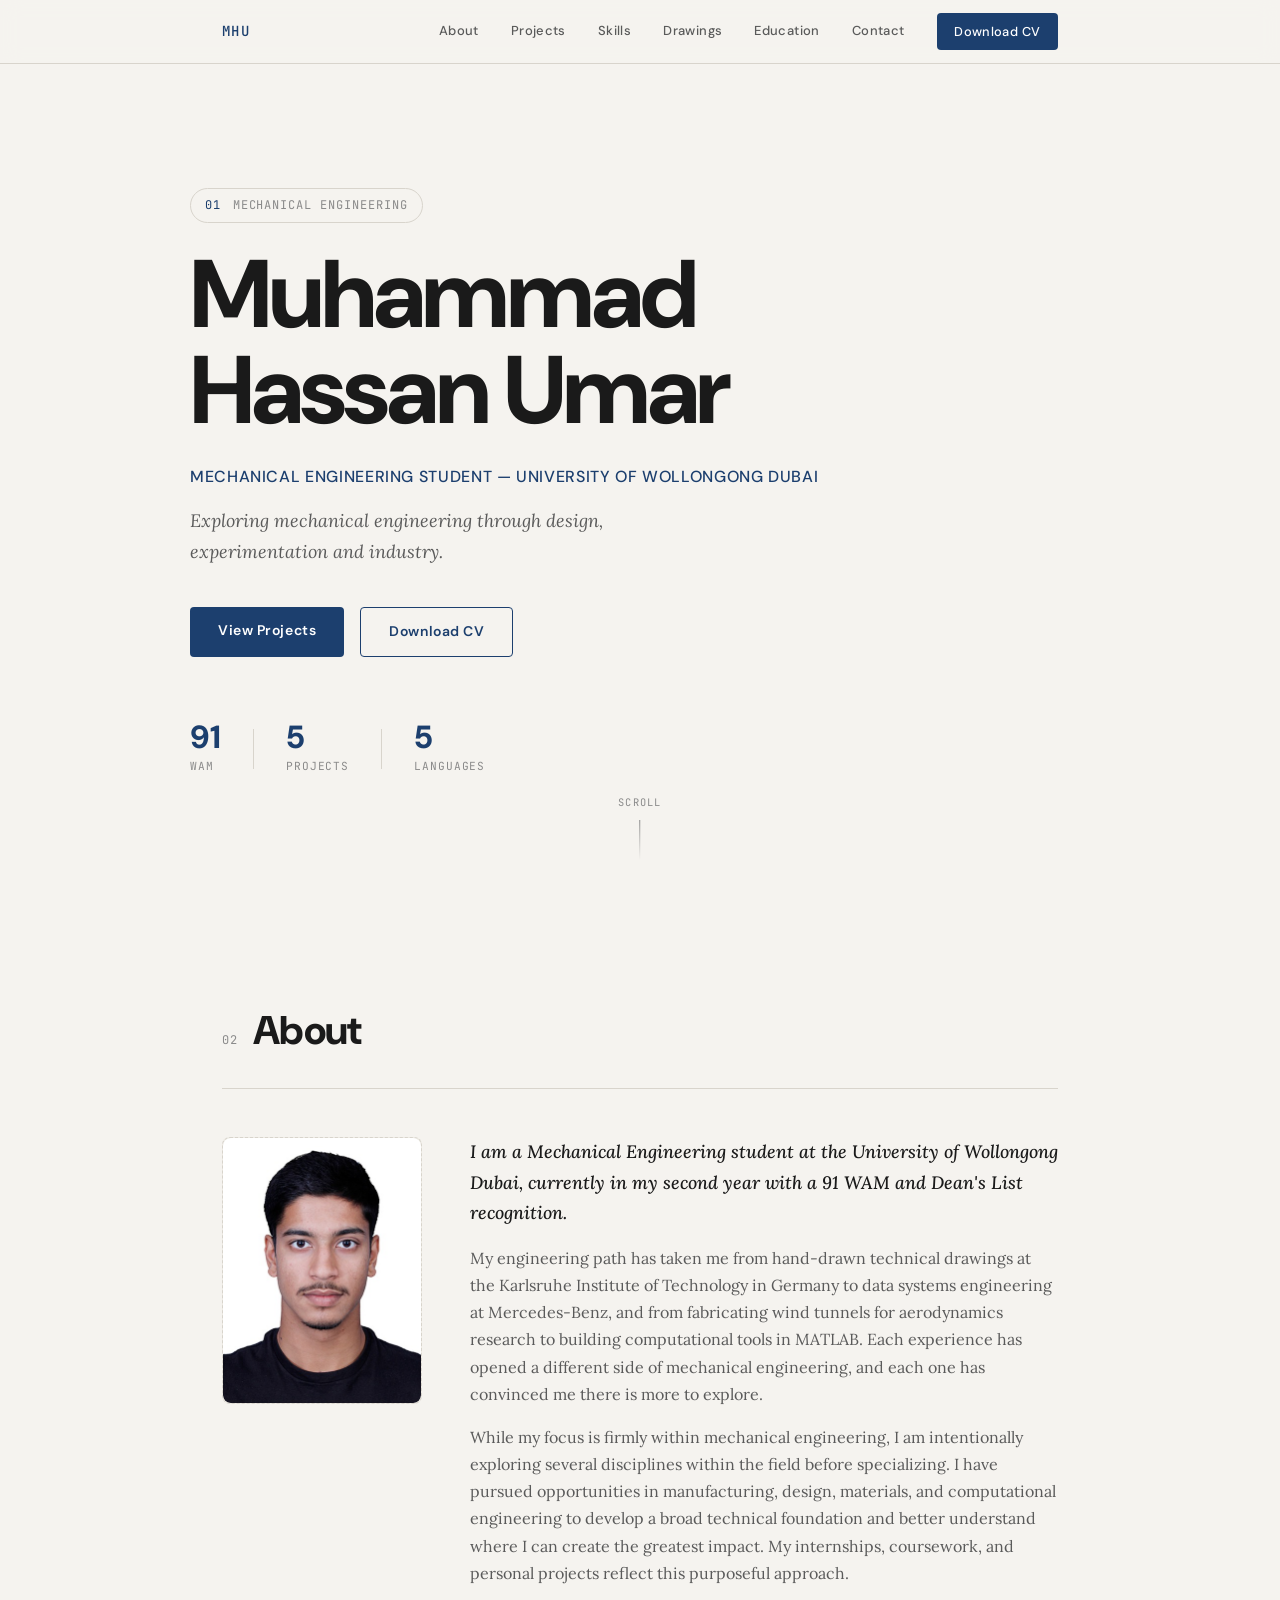
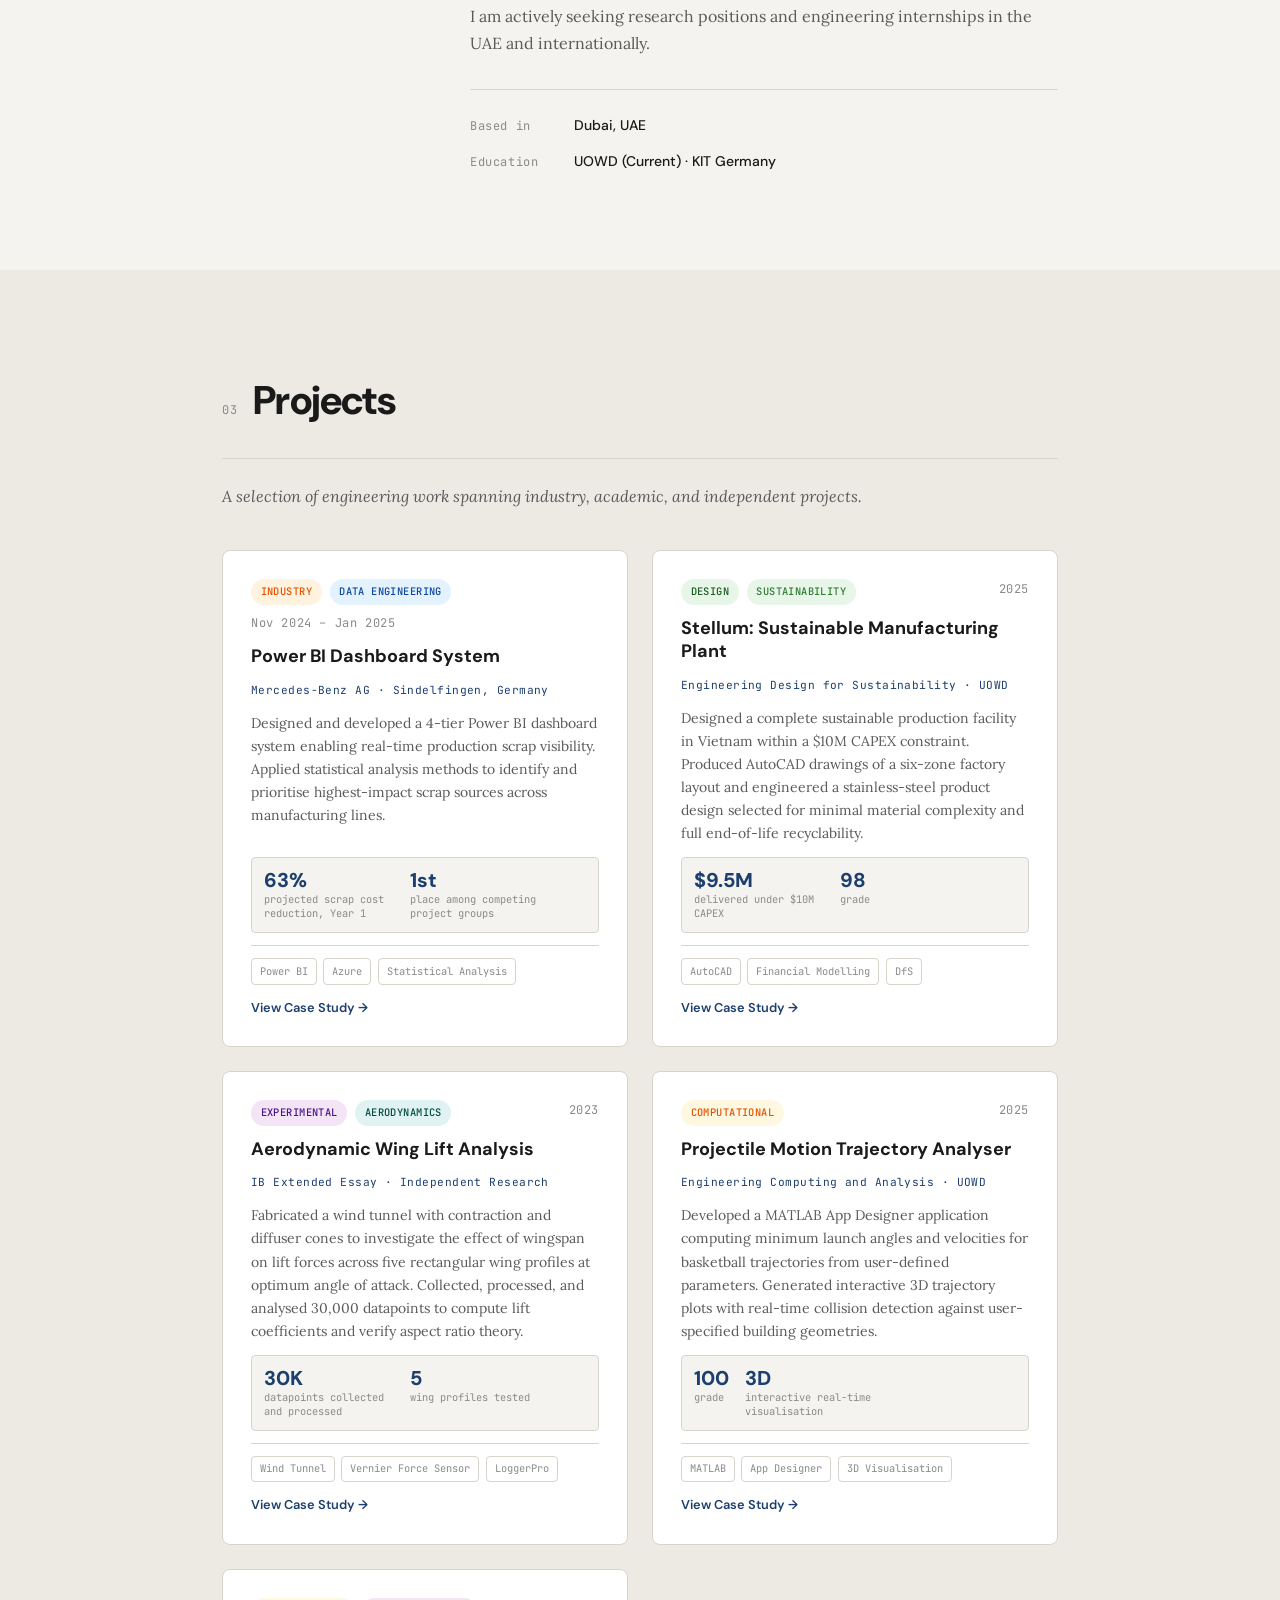
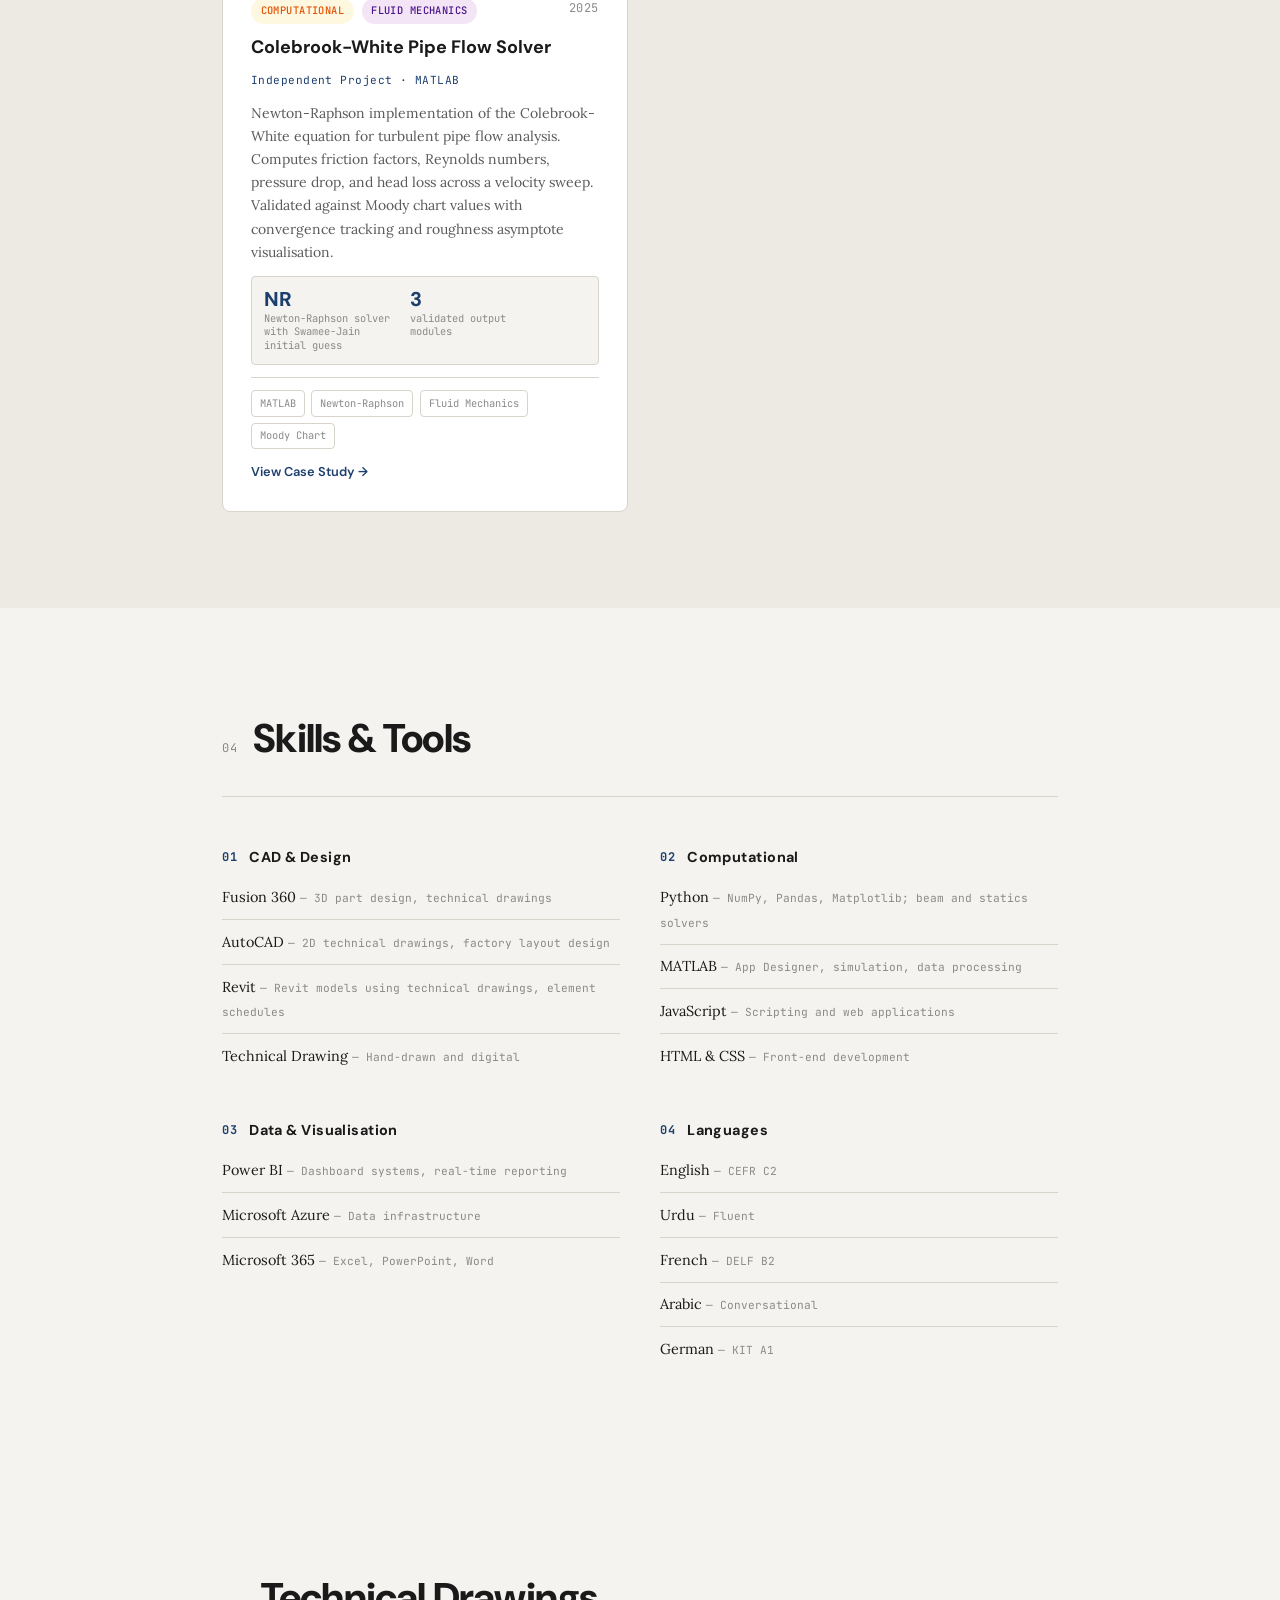
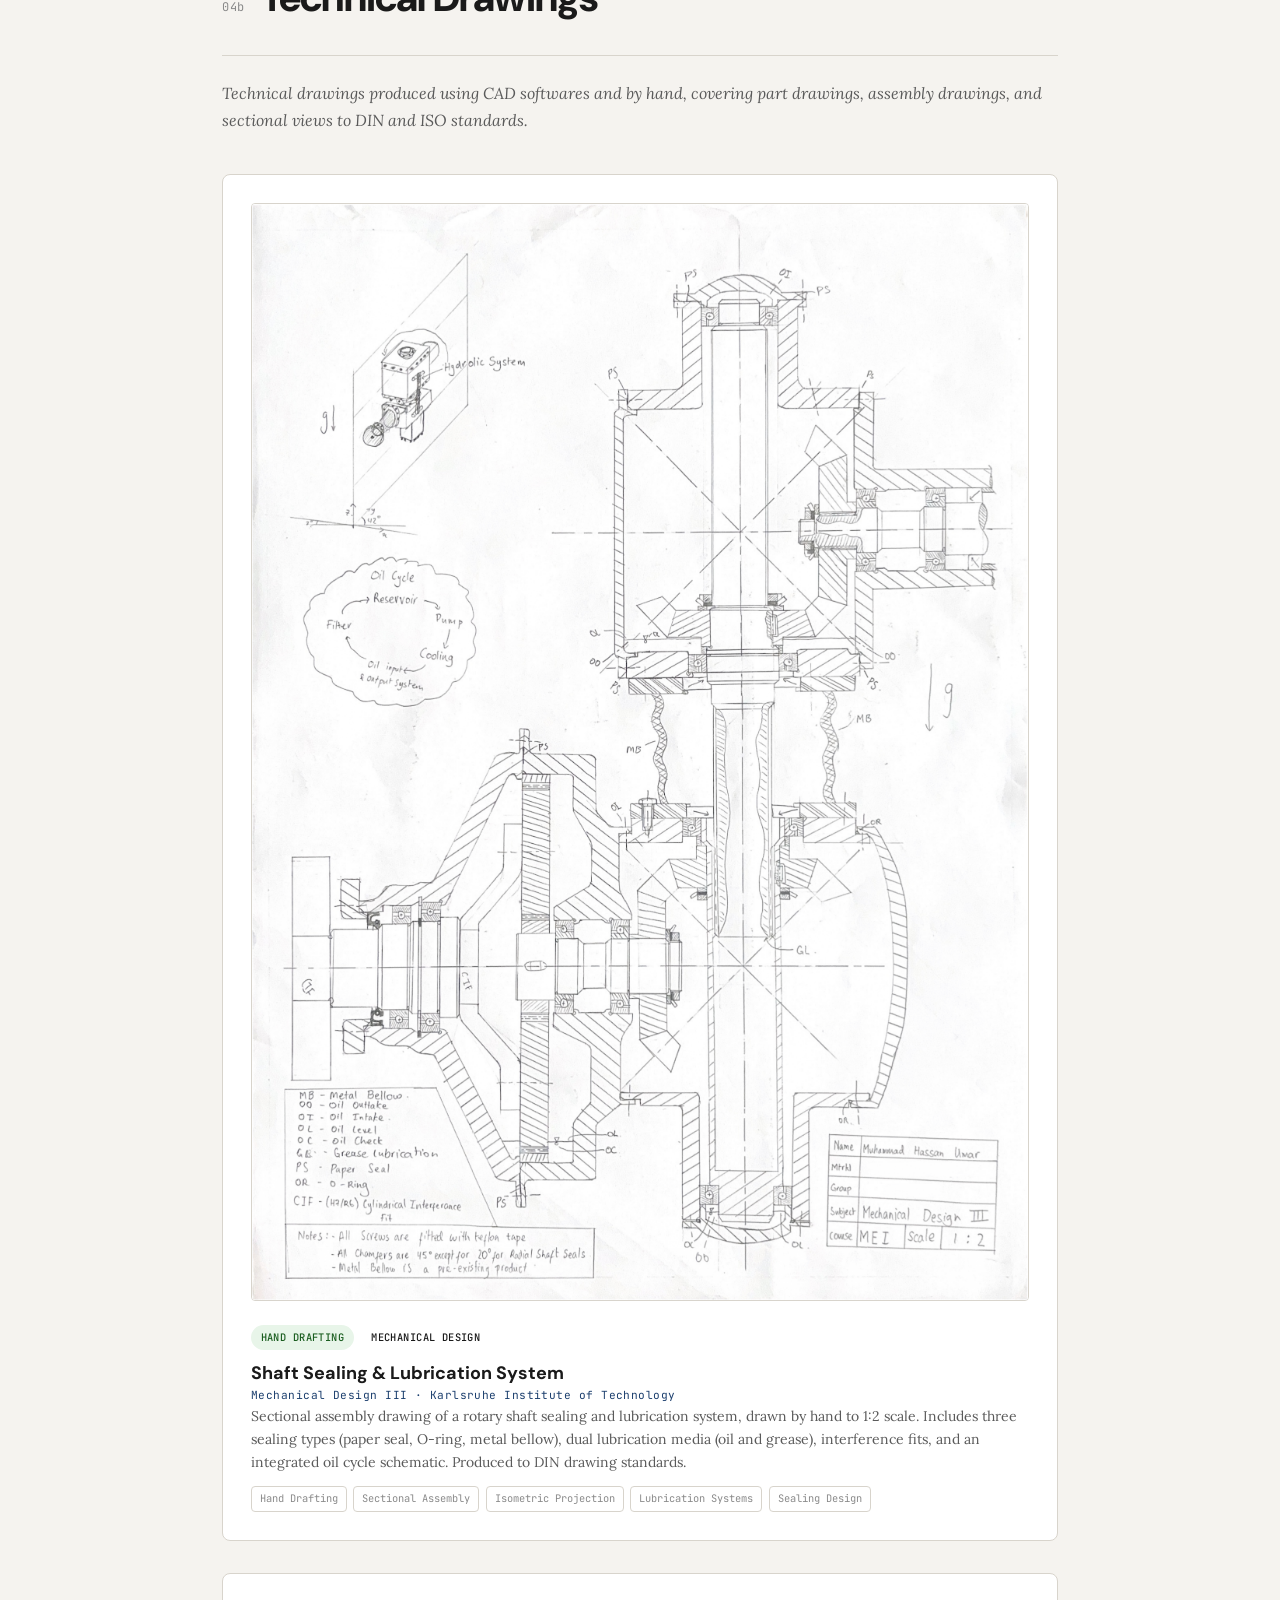
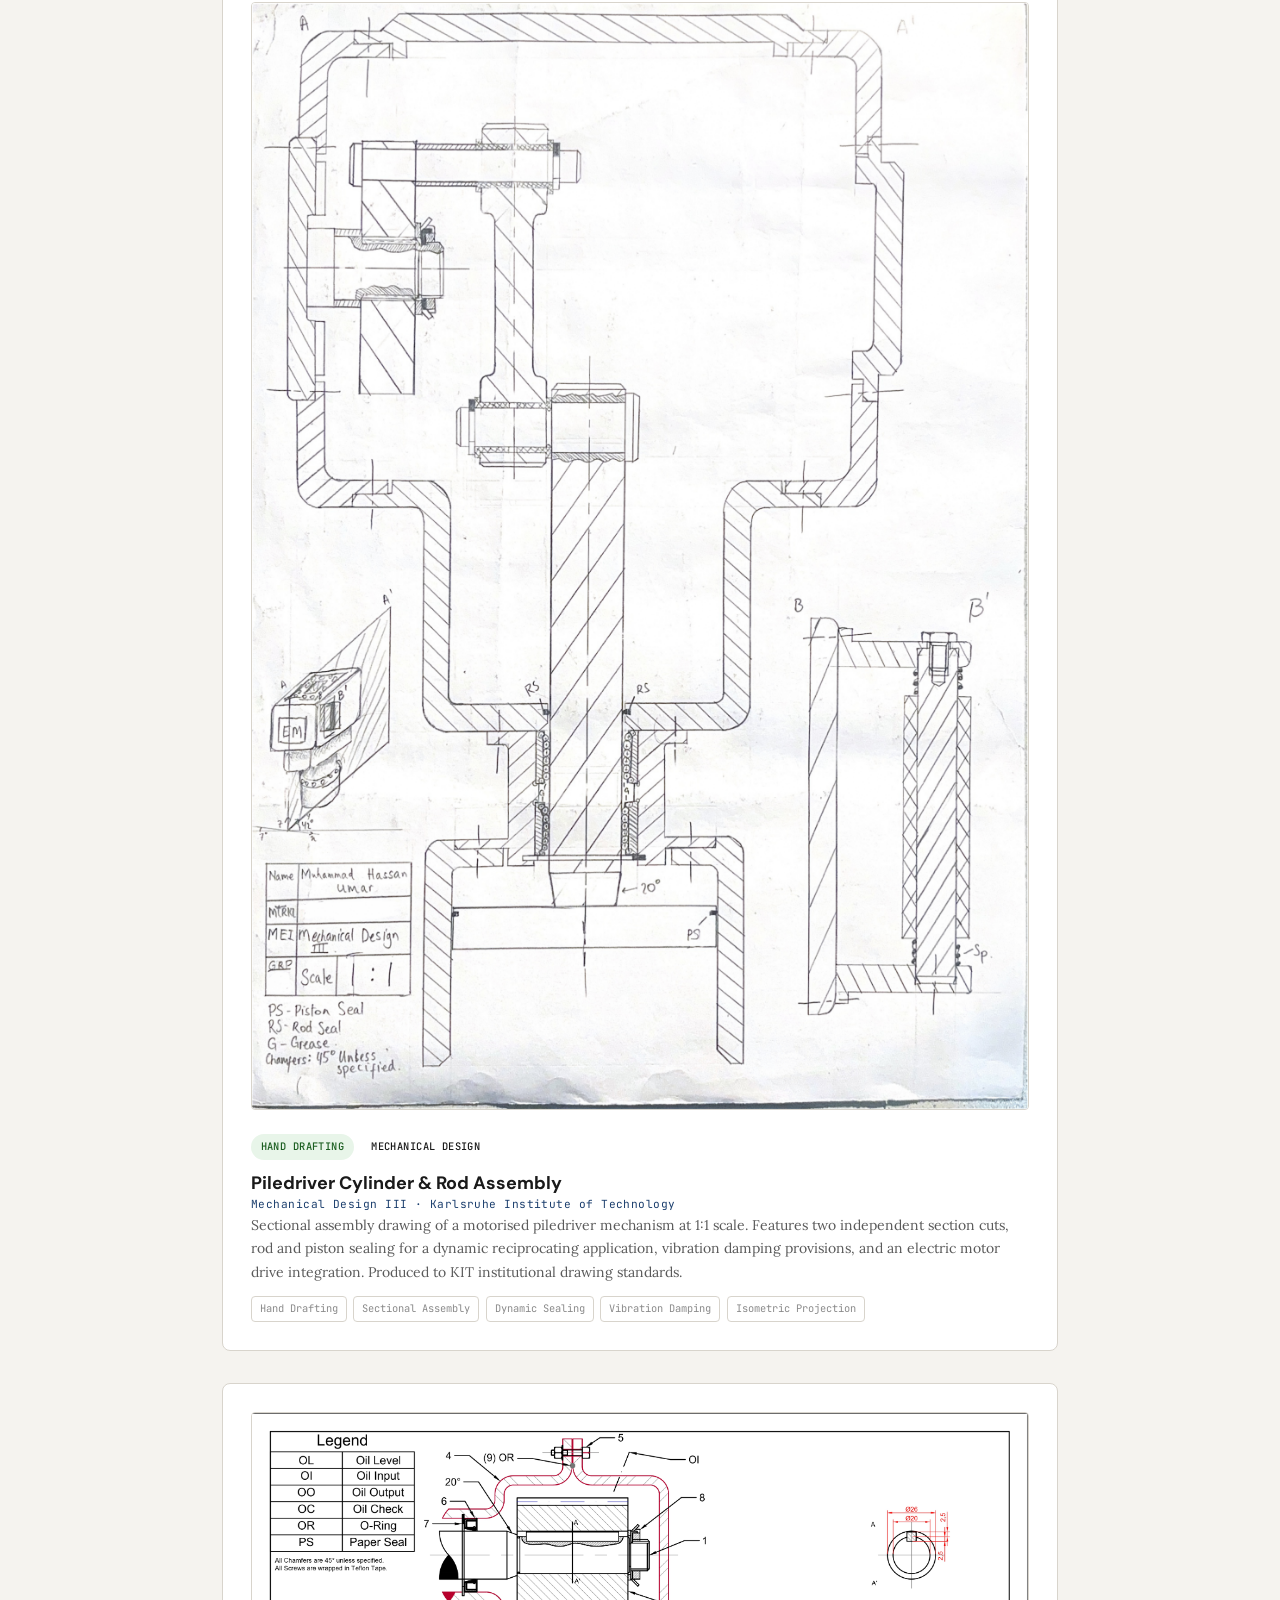
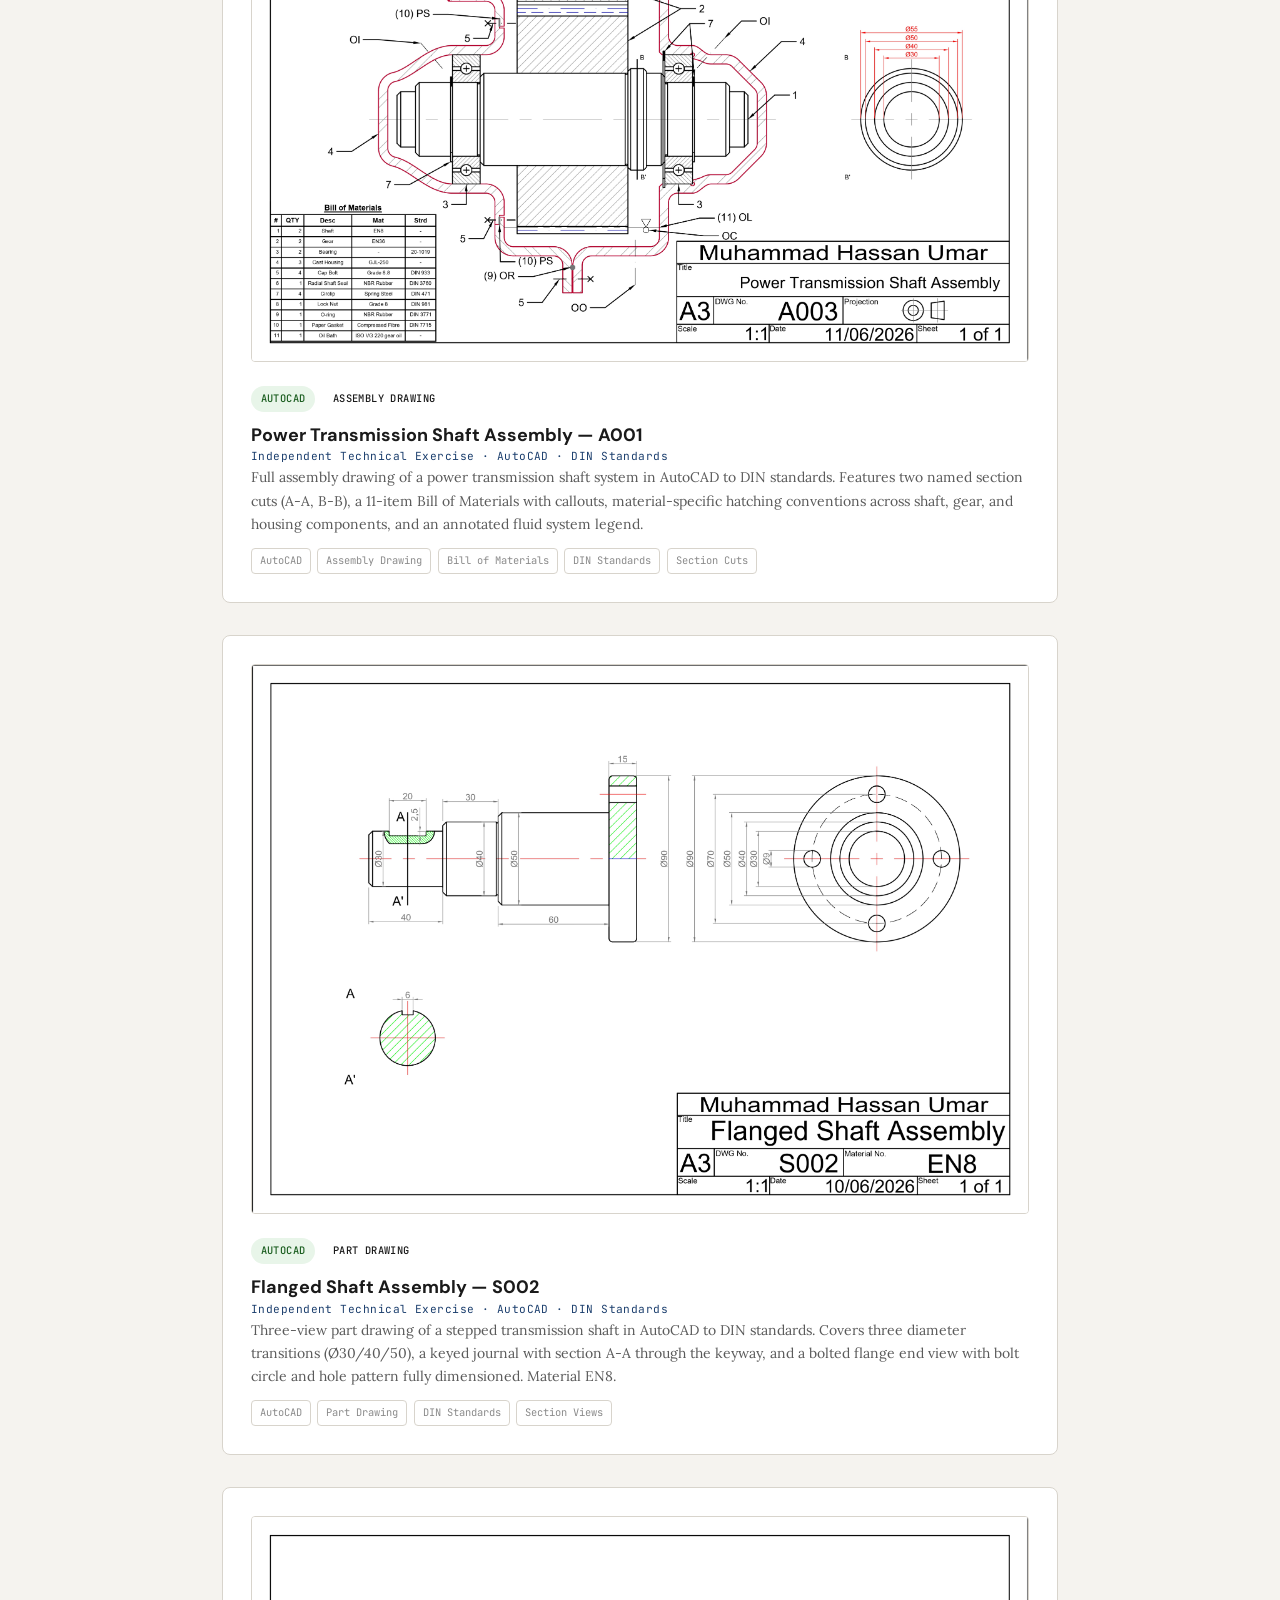
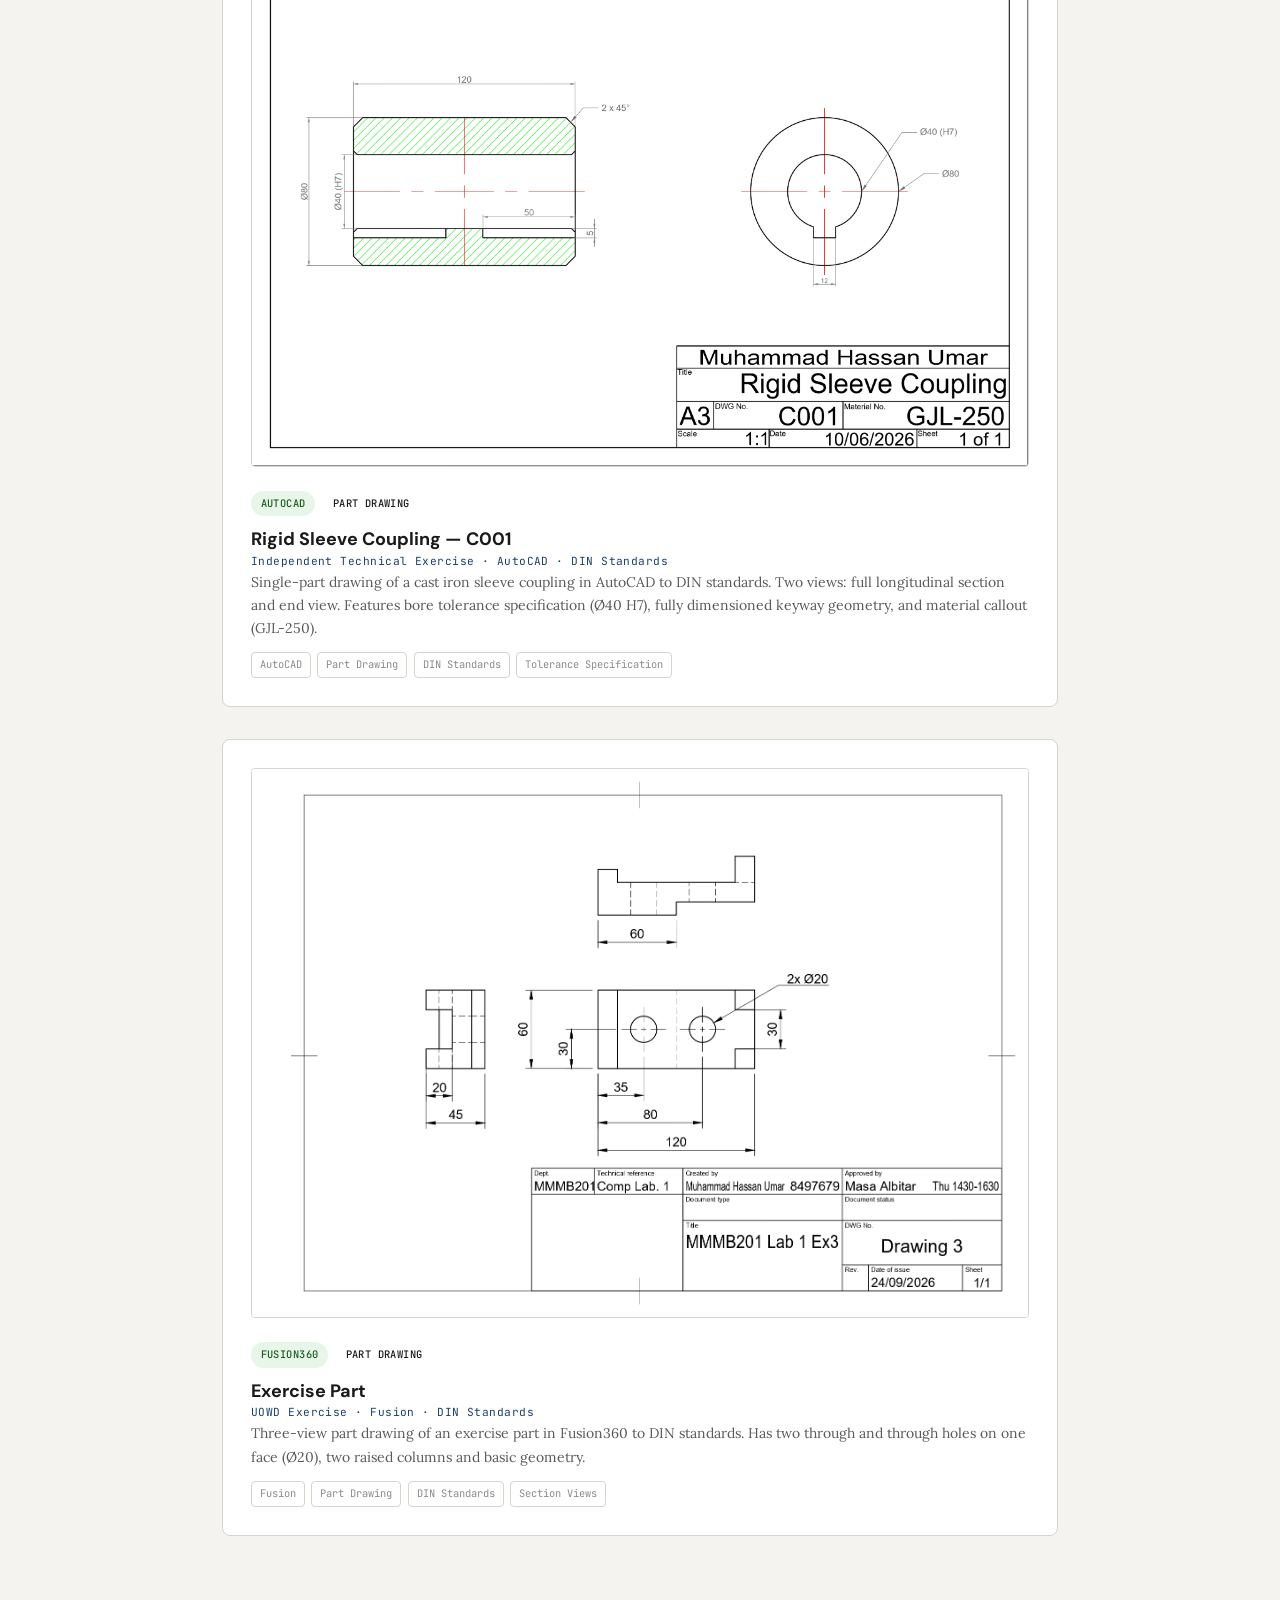
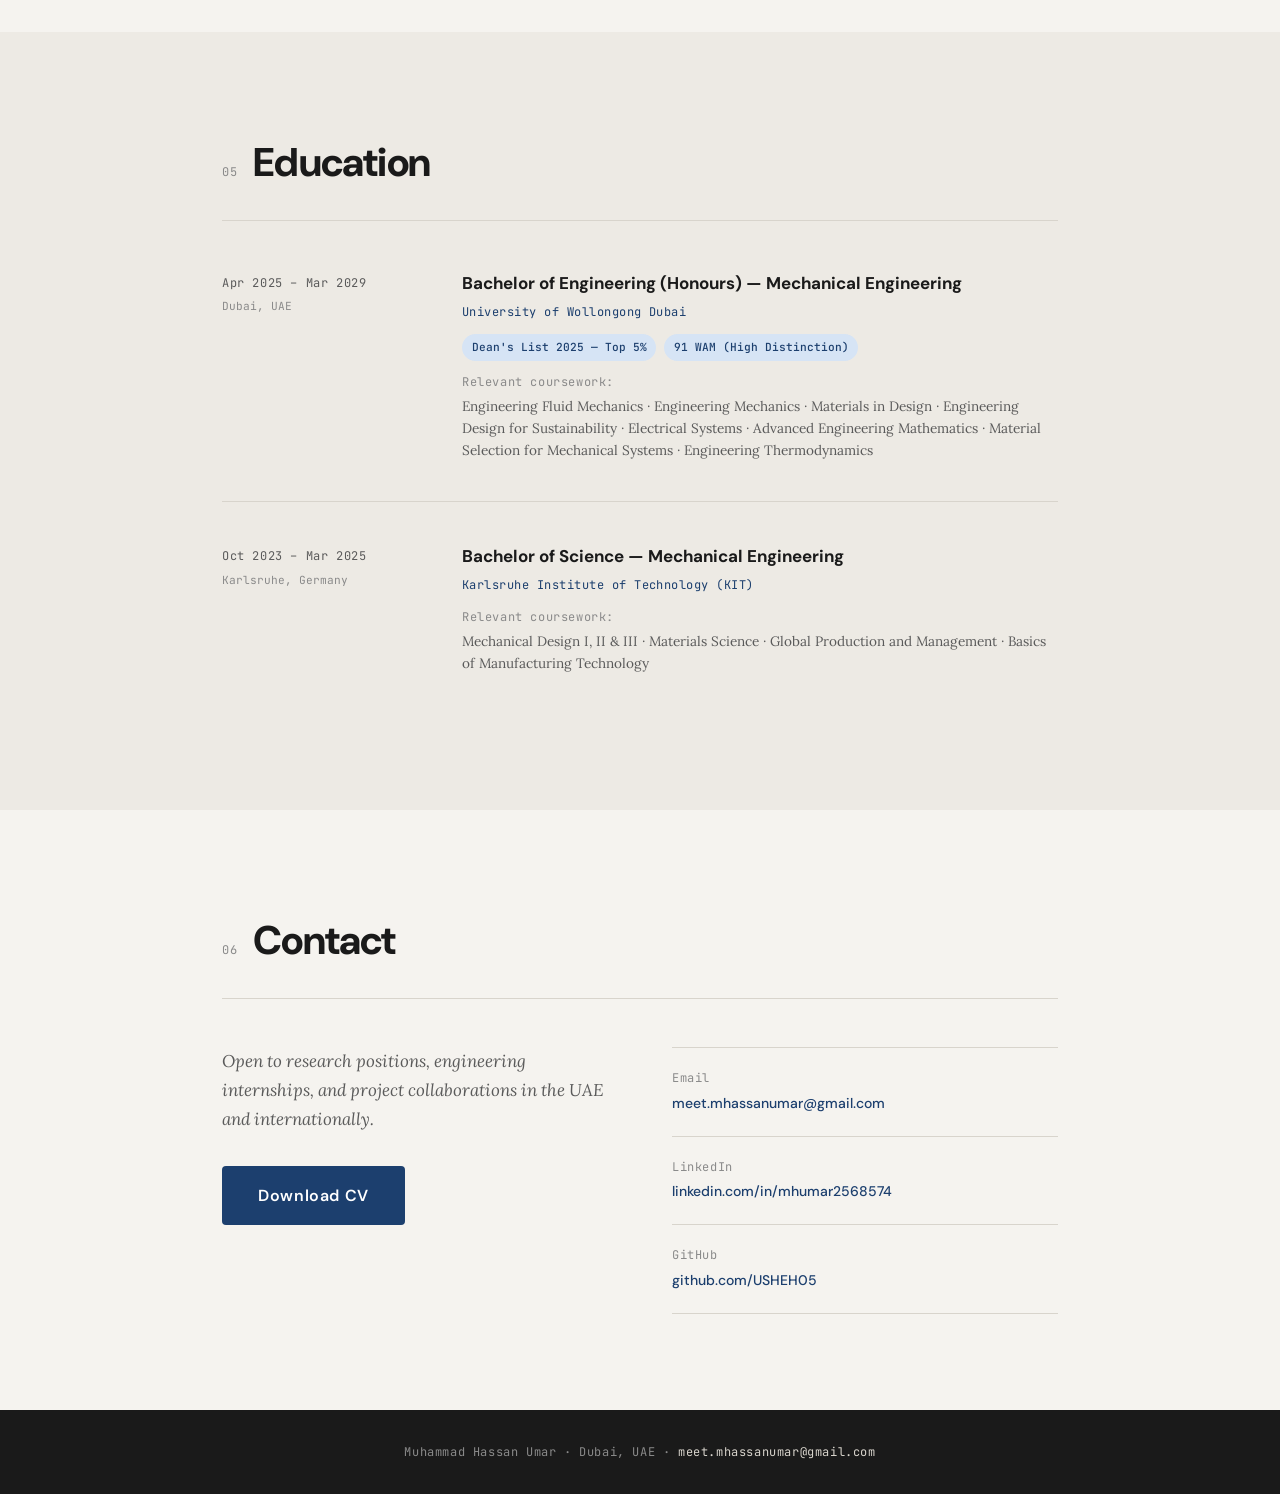
<file: index.html>
<!DOCTYPE html>
<html lang="en">

<head>
  <meta charset="UTF-8" />
  <meta name="viewport" content="width=device-width, initial-scale=1.0" />
  <title>Muhammad Hassan Umar — Mechanical Engineer</title>
  <meta name="description"
    content="Portfolio of Muhammad Hassan Umar, Mechanical Engineering student at UOWD with industry experience at Mercedes-Benz." />
  <link rel="preconnect" href="https://fonts.googleapis.com" />
  <link rel="preconnect" href="https://fonts.gstatic.com" crossorigin />
  <link
    href="https://fonts.googleapis.com/css2?family=DM+Sans:ital,opsz,wght@0,9..40,400;0,9..40,500;0,9..40,600;0,9..40,700;0,9..40,800;1,9..40,400&family=Lora:ital,wght@0,400;0,500;1,400&family=JetBrains+Mono:wght@400;500&display=swap"
    rel="stylesheet" />
  <link rel="stylesheet" href="style.css" />
</head>

<body>

  <!-- NAV -->
  <header class="nav" id="nav">
    <div class="nav-inner">
      <a href="#" class="nav-logo">MHU</a>
      <nav class="nav-links" id="navLinks">
        <a href="#about">About</a>
        <a href="#projects">Projects</a>
        <a href="#skills">Skills</a>
        <a href="#drawings">Drawings</a>
        <a href="#education">Education</a>
        <a href="#contact">Contact</a>
        <a href="assets/cv/hassan-cv.pdf" class="btn-nav" target="_blank" rel="noopener">Download CV</a>
      </nav>
      <button class="nav-hamburger" id="hamburger" aria-label="Open menu">
        <span></span><span></span><span></span>
      </button>
    </div>
  </header>

  <!-- MOBILE DRAWER -->
  <div class="mobile-drawer" id="mobileDrawer">
    <button class="drawer-close" id="drawerClose" aria-label="Close menu">✕</button>
    <nav class="drawer-links">
      <a href="#about">About</a>
      <a href="#projects">Projects</a>
      <a href="#skills">Skills</a>
      <a href="#drawings">Drawings</a>
      <a href="#education">Education</a>
      <a href="#contact">Contact</a>
      <a href="assets/cv/hassan-cv.pdf" class="btn-drawer" target="_blank" rel="noopener">Download CV</a>
    </nav>
  </div>
  <div class="drawer-overlay" id="drawerOverlay"></div>

  <main>

    <!-- HERO -->
    <section class="hero" id="hero">
      <div class="hero-inner">
        <div class="hero-tag"><span class="mono">01</span> Mechanical Engineering</div>
        <h1 class="hero-name">Muhammad<br />Hassan Umar</h1>
        <p class="hero-sub">Mechanical Engineering Student &mdash; University of Wollongong Dubai</p>
        <p class="hero-line">Exploring mechanical engineering through design, experimentation and industry.</p>
        <div class="hero-ctas">
          <a href="#projects" class="btn-primary">View Projects</a>
          <a href="assets/cv/hassan-cv.pdf" class="btn-secondary" target="_blank" rel="noopener">Download CV</a>
        </div>
        <div class="hero-stats">
          <div class="stat">
            <span class="stat-num">91</span>
            <span class="stat-label">WAM</span>
          </div>
          <div class="stat-divider"></div>
          <div class="stat">
            <span class="stat-num">5</span>
            <span class="stat-label">Projects</span>
          </div>
          <div class="stat-divider"></div>
          <div class="stat">
            <span class="stat-num">5</span>
            <span class="stat-label">Languages</span>
          </div>
        </div>
      </div>
      <div class="hero-scroll-indicator">
        <span class="mono">scroll</span>
        <div class="scroll-line"></div>
      </div>
    </section>

    <!-- ABOUT -->
    <section class="section" id="about">
      <div class="container">
        <div class="section-header">
          <span class="mono section-num">02</span>
          <h2 class="section-title">About</h2>
        </div>
        <div class="about-grid">
          <div class="about-photo-col">
            <div class="about-photo-placeholder">
              <!-- Replace with: <img src="assets/img/profile.jpg" alt="Muhammad Hassan Umar" /> -->
              <img src="assets/img/profile.jpg" alt="Muhammad Hassan Umar" />
            </div>
          </div>
          <div class="about-text-col">
            <p class="about-lead">I am a Mechanical Engineering student at the University of Wollongong Dubai, currently
              in my second year with a 91 WAM and Dean's List recognition.</p>
            <p>My engineering path has taken me from hand-drawn technical drawings at the Karlsruhe Institute of
              Technology in Germany to data systems engineering at Mercedes-Benz, and from fabricating wind tunnels for
              aerodynamics research to building computational tools in MATLAB. Each experience has opened a different
              side of mechanical engineering, and each one has convinced me there is more to explore.</p>
            <p>While my focus is firmly within mechanical engineering, I am intentionally exploring several disciplines
              within the field before specializing. I have pursued opportunities in manufacturing, design, materials,
              and computational engineering to develop a broad technical foundation and better understand where I can
              create the greatest impact. My internships, coursework, and personal projects reflect this purposeful
              approach.</p>
            <p>I am actively seeking research positions and engineering internships in the UAE and internationally.</p>
            <div class="about-meta">
              <div class="meta-item">
                <span class="mono meta-label">Based in</span>
                <span class="meta-value">Dubai, UAE</span>
              </div>
              <div class="meta-item">
                <span class="mono meta-label">Education</span>
                <span class="meta-value">UOWD (Current) · KIT Germany</span>
              </div>
            </div>
          </div>
        </div>
      </div>
    </section>

    <!-- PROJECTS -->
    <section class="section section-alt" id="projects">
      <div class="container">
        <div class="section-header">
          <span class="mono section-num">03</span>
          <h2 class="section-title">Projects</h2>
        </div>
        <p class="section-intro">A selection of engineering work spanning industry, academic, and independent projects.
        </p>

        <div class="projects-grid">

          <!-- ADD NEW PROJECT CARD HERE — copy the block below and fill in your details -->

          <!-- PROJECT CARD: Mercedes-Benz -->
          <article class="project-card">
            <div class="card-header">
              <div class="card-tags">
                <span class="tag tag-industry">Industry</span>
                <span class="tag tag-data">Data Engineering</span>
              </div>
              <span class="mono card-date">Nov 2024 – Jan 2025</span>
            </div>
            <h3 class="card-title">Power BI Dashboard System</h3>
            <p class="card-org">Mercedes-Benz AG · Sindelfingen, Germany</p>
            <p class="card-desc">Designed and developed a 4-tier Power BI dashboard system enabling real-time production
              scrap visibility. Applied statistical analysis methods to identify and prioritise highest-impact scrap
              sources across manufacturing lines.</p>
            <div class="card-results">
              <div class="result-item">
                <span class="result-num">63%</span>
                <span class="result-label">projected scrap cost reduction, Year 1</span>
              </div>
              <div class="result-item">
                <span class="result-num">1st</span>
                <span class="result-label">place among competing project groups</span>
              </div>
            </div>
            <div class="card-footer">
              <div class="card-tools">
                <span class="tool-tag">Power BI</span>
                <span class="tool-tag">Azure</span>
                <span class="tool-tag">Statistical Analysis</span>
              </div>
              <a href="projects/mercedes.html" class="card-link">View Case Study →</a>
            </div>
          </article>

          <!-- PROJECT CARD: Stellum -->
          <article class="project-card">
            <div class="card-header">
              <div class="card-tags">
                <span class="tag tag-design">Design</span>
                <span class="tag tag-sustainability">Sustainability</span>
              </div>
              <span class="mono card-date">2025</span>
            </div>
            <h3 class="card-title">Stellum: Sustainable Manufacturing Plant</h3>
            <p class="card-org">Engineering Design for Sustainability · UOWD</p>
            <p class="card-desc">Designed a complete sustainable production facility in Vietnam within a $10M CAPEX
              constraint. Produced AutoCAD drawings of a six-zone factory layout and engineered a stainless-steel
              product design selected for minimal material complexity and full end-of-life recyclability.</p>
            <div class="card-results">
              <div class="result-item">
                <span class="result-num">$9.5M</span>
                <span class="result-label">delivered under $10M CAPEX</span>
              </div>
              <div class="result-item">
                <span class="result-num">98</span>
                <span class="result-label">grade</span>
              </div>
            </div>
            <div class="card-footer">
              <div class="card-tools">
                <span class="tool-tag">AutoCAD</span>
                <span class="tool-tag">Financial Modelling</span>
                <span class="tool-tag">DfS</span>
              </div>
              <a href="projects/stellum.html" class="card-link">View Case Study →</a>
            </div>
          </article>

          <!-- PROJECT CARD: Wind Tunnel -->
          <article class="project-card">
            <div class="card-header">
              <div class="card-tags">
                <span class="tag tag-experimental">Experimental</span>
                <span class="tag tag-aero">Aerodynamics</span>
              </div>
              <span class="mono card-date">2023</span>
            </div>
            <h3 class="card-title">Aerodynamic Wing Lift Analysis</h3>
            <p class="card-org">IB Extended Essay · Independent Research</p>
            <p class="card-desc">Fabricated a wind tunnel with contraction and diffuser cones to investigate the effect
              of wingspan on lift forces across five rectangular wing profiles at optimum angle of attack. Collected,
              processed, and analysed 30,000 datapoints to compute lift coefficients and verify aspect ratio theory.</p>
            <div class="card-results">
              <div class="result-item">
                <span class="result-num">30K</span>
                <span class="result-label">datapoints collected and processed</span>
              </div>
              <div class="result-item">
                <span class="result-num">5</span>
                <span class="result-label">wing profiles tested</span>
              </div>
            </div>
            <div class="card-footer">
              <div class="card-tools">
                <span class="tool-tag">Wind Tunnel</span>
                <span class="tool-tag">Vernier Force Sensor</span>
                <span class="tool-tag">LoggerPro</span>
              </div>
              <a href="projects/wind-tunnel.html" class="card-link">View Case Study →</a>
            </div>
          </article>

          <!-- PROJECT CARD: MATLAB -->
          <article class="project-card">
            <div class="card-header">
              <div class="card-tags">
                <span class="tag tag-computational">Computational</span>
              </div>
              <span class="mono card-date">2025</span>
            </div>
            <h3 class="card-title">Projectile Motion Trajectory Analyser</h3>
            <p class="card-org">Engineering Computing and Analysis · UOWD</p>
            <p class="card-desc">Developed a MATLAB App Designer application computing minimum launch angles and
              velocities for basketball trajectories from user-defined parameters. Generated interactive 3D trajectory
              plots with real-time collision detection against user-specified building geometries.</p>
            <div class="card-results">
              <div class="result-item">
                <span class="result-num">100</span>
                <span class="result-label">grade</span>
              </div>
              <div class="result-item">
                <span class="result-num">3D</span>
                <span class="result-label">interactive real-time visualisation</span>
              </div>
            </div>
            <div class="card-footer">
              <div class="card-tools">
                <span class="tool-tag">MATLAB</span>
                <span class="tool-tag">App Designer</span>
                <span class="tool-tag">3D Visualisation</span>
              </div>
              <a href="projects/matlab-app.html" class="card-link">View Case Study →</a>
            </div>
          </article>

          <!-- PROJECT CARD: Colebrook -->
          <article class="project-card">
            <div class="card-header">
              <div class="card-tags">
                <span class="tag tag-computational">Computational</span>
                <span class="tag tag-experimental">Fluid Mechanics</span>
              </div>
              <span class="mono card-date">2025</span>
            </div>
            <h3 class="card-title">Colebrook-White Pipe Flow Solver</h3>
            <p class="card-org">Independent Project · MATLAB</p>
            <p class="card-desc">Newton-Raphson implementation of the Colebrook-White equation for turbulent pipe flow
              analysis. Computes friction factors, Reynolds numbers, pressure drop, and head loss across a velocity
              sweep. Validated against Moody chart values with convergence tracking and roughness asymptote
              visualisation.</p>
            <div class="card-results">
              <div class="result-item">
                <span class="result-num">NR</span>
                <span class="result-label">Newton-Raphson solver with Swamee-Jain initial guess</span>
              </div>
              <div class="result-item">
                <span class="result-num">3</span>
                <span class="result-label">validated output modules</span>
              </div>
            </div>
            <div class="card-footer">
              <div class="card-tools">
                <span class="tool-tag">MATLAB</span>
                <span class="tool-tag">Newton-Raphson</span>
                <span class="tool-tag">Fluid Mechanics</span>
                <span class="tool-tag">Moody Chart</span>
              </div>
              <a href="projects/colebrook.html" class="card-link">View Case Study →</a>
            </div>
          </article>

          <!-- END OF PROJECT CARDS -->

        </div>
      </div>
    </section>

    <!-- SKILLS -->
    <section class="section" id="skills">
      <div class="container">
        <div class="section-header">
          <span class="mono section-num">04</span>
          <h2 class="section-title">Skills &amp; Tools</h2>
        </div>
        <div class="skills-grid">

          <div class="skills-group">
            <h3 class="skills-group-title"><span class="mono">01</span> CAD &amp; Design</h3>
            <ul class="skills-list">
              <li>Fusion 360 <span class="skill-note">— 3D part design, technical drawings</span></li>
              <li>AutoCAD <span class="skill-note">— 2D technical drawings, factory layout design</span></li>
              <li>Revit <span class= "skill-note">— Revit models using technical drawings, element schedules</span></li>
              <li>Technical Drawing <span class="skill-note">— Hand-drawn and digital</span></li>
            </ul>
          </div>

          <div class="skills-group">
            <h3 class="skills-group-title"><span class="mono">02</span> Computational</h3>
            <ul class="skills-list">
              <li>Python <span class="skill-note">— NumPy, Pandas, Matplotlib; beam and statics solvers</span></li>
              <li>MATLAB <span class="skill-note">— App Designer, simulation, data processing</span></li>
              <li>JavaScript <span class="skill-note">— Scripting and web applications</span></li>
              <li>HTML &amp; CSS <span class="skill-note">— Front-end development</span></li>
            </ul>
          </div>

          <div class="skills-group">
            <h3 class="skills-group-title"><span class="mono">03</span> Data &amp; Visualisation</h3>
            <ul class="skills-list">
              <li>Power BI <span class="skill-note">— Dashboard systems, real-time reporting</span></li>
              <li>Microsoft Azure <span class="skill-note">— Data infrastructure</span></li>
              <li>Microsoft 365 <span class="skill-note">— Excel, PowerPoint, Word</span></li>
            </ul>
          </div>

          <div class="skills-group">
            <h3 class="skills-group-title"><span class="mono">04</span> Languages</h3>
            <ul class="skills-list">
              <li>English <span class="skill-note">— CEFR C2</span></li>
              <li>Urdu <span class="skill-note">— Fluent</span></li>
              <li>French <span class="skill-note">— DELF B2</span></li>
              <li>Arabic <span class="skill-note">— Conversational</span></li>
              <li>German <span class="skill-note">— KIT A1</span></li>
            </ul>
          </div>

        </div>
      </div>
    </section>

    <!-- TECHNICAL DRAWINGS SECTION -->
    <section class="section" id="drawings">
      <div class="container">
        <div class="section-header">
          <span class="mono section-num">04b</span>
          <h2 class="section-title">Technical Drawings</h2>
        </div>
        <p class="section-intro">Technical drawings produced using CAD softwares and by hand, covering part drawings, assembly drawings, and sectional views to DIN and ISO standards.</p>
        <div class="drawings-grid">
          <div class="drawing-card">
            <div class="drawing-img">
              <img src="assets/projects/drawings/md3-task1-drawing.jpg"
                alt="Sectional assembly drawing — shaft sealing and lubrication system, KIT Mechanical Design III" />
            </div>
            <div class="drawing-info">
              <div class="card-tags" style="margin-bottom: 0.75rem;">
                <span class="tag tag-design">Hand Drafting</span>
                <span class="tag tag-manufacturing">Mechanical Design</span>
              </div>
              <h3 class="card-title">Shaft Sealing &amp; Lubrication System</h3>
              <p class="card-org">Mechanical Design III · Karlsruhe Institute of Technology</p>
              <p class="card-desc">Sectional assembly drawing of a rotary shaft sealing and lubrication system, drawn by
                hand to 1:2 scale. Includes three sealing types (paper seal, O-ring, metal bellow), dual lubrication
                media
                (oil and grease), interference fits, and an integrated oil cycle schematic. Produced to DIN drawing
                standards.</p>
              <div class="card-tools" style="margin-top: 0.75rem;">
                <span class="tool-tag">Hand Drafting</span>
                <span class="tool-tag">Sectional Assembly</span>
                <span class="tool-tag">Isometric Projection</span>
                <span class="tool-tag">Lubrication Systems</span>
                <span class="tool-tag">Sealing Design</span>
              </div>
            </div>
          </div>

          <div class="drawing-card">
            <div class="drawing-img">
              <img src="assets/projects/drawings/md3-task2-drawing.jpg"
                alt="Sectional assembly drawing — piledriver mechanism, KIT Mechanical Design III" />
            </div>
            <div class="drawing-info">
              <div class="card-tags" style="margin-bottom: 0.75rem;">
                <span class="tag tag-design">Hand Drafting</span>
                <span class="tag tag-manufacturing">Mechanical Design</span>
              </div>
              <h3 class="card-title">Piledriver Cylinder & Rod Assembly</h3>
              <p class="card-org">Mechanical Design III · Karlsruhe Institute of Technology</p>
              <p class="card-desc">Sectional assembly drawing of a motorised piledriver mechanism at 1:1 scale. Features
                two independent section cuts, rod and piston sealing for a dynamic reciprocating application, vibration
                damping provisions, and an electric motor drive integration. Produced to KIT institutional drawing
                standards.</p>
              <div class="card-tools" style="margin-top: 0.75rem;">
                <span class="tool-tag">Hand Drafting</span>
                <span class="tool-tag">Sectional Assembly</span>
                <span class="tool-tag">Dynamic Sealing</span>
                <span class="tool-tag">Vibration Damping</span>
                <span class="tool-tag">Isometric Projection</span>
              </div>
            </div>
          </div>

          <div class="drawing-card">
            <div class="drawing-img">
              <img src="assets/projects/drawings/A003-Model.jpg" alt="Power Transmission Shaft Assembly — A001" />
            </div>
            <div class="drawing-info">
              <div class="card-tags" style="margin-bottom: 0.75rem;">
                <span class="tag tag-design">AutoCAD</span>
                <span class="tag tag-manufacturing">Assembly Drawing</span>
              </div>
              <h3 class="card-title">Power Transmission Shaft Assembly — A001</h3>
              <p class="card-org">Independent Technical Exercise · AutoCAD · DIN Standards</p>
              <p class="card-desc">Full assembly drawing of a power transmission shaft system in AutoCAD to DIN
                standards. Features two named section cuts (A-A, B-B), a 11-item Bill of Materials with
                callouts, material-specific hatching conventions across shaft, gear, and housing components, and
                an annotated fluid system legend.</p>
              <div class="card-tools" style="margin-top: 0.75rem;">
                <span class="tool-tag">AutoCAD</span>
                <span class="tool-tag">Assembly Drawing</span>
                <span class="tool-tag">Bill of Materials</span>
                <span class="tool-tag">DIN Standards</span>
                <span class="tool-tag">Section Cuts</span>
              </div>
            </div>
          </div>

          <div class="drawing-card">
            <div class="drawing-img">
              <img src="assets/projects/drawings/S002-Model.jpg" alt="Flanged Shaft Assembly — S002" />
            </div>
            <div class="drawing-info">
              <div class="card-tags" style="margin-bottom: 0.75rem;">
                <span class="tag tag-design">AutoCAD</span>
                <span class="tag tag-manufacturing">Part Drawing</span>
              </div>
              <h3 class="card-title">Flanged Shaft Assembly — S002</h3>
              <p class="card-org">Independent Technical Exercise · AutoCAD · DIN Standards</p>
              <p class="card-desc">Three-view part drawing of a stepped transmission shaft in AutoCAD to DIN standards.
                Covers three diameter transitions (Ø30/40/50), a keyed journal with section A-A through the keyway, and
                a bolted flange end view with bolt circle and hole pattern fully dimensioned. Material EN8.</p>
              <div class="card-tools" style="margin-top: 0.75rem;">
                <span class="tool-tag">AutoCAD</span>
                <span class="tool-tag">Part Drawing</span>
                <span class="tool-tag">DIN Standards</span>
                <span class="tool-tag">Section Views</span>
              </div>
            </div>
          </div>

          <div class="drawing-card">
            <div class="drawing-img">
              <img src="assets/projects/drawings/C001-Model.jpg" alt="Rigid Sleeve Coupling — C001" />
            </div>
            <div class="drawing-info">
              <div class="card-tags" style="margin-bottom: 0.75rem;">
                <span class="tag tag-design">AutoCAD</span>
                <span class="tag tag-manufacturing">Part Drawing</span>
              </div>
              <h3 class="card-title">Rigid Sleeve Coupling — C001</h3>
              <p class="card-org">Independent Technical Exercise · AutoCAD · DIN Standards</p>
              <p class="card-desc">Single-part drawing of a cast iron sleeve coupling in AutoCAD to DIN standards. Two
                views: full longitudinal section and end view. Features bore tolerance specification (Ø40 H7), fully
                dimensioned keyway geometry, and material callout (GJL-250).</p>
              <div class="card-tools" style="margin-top: 0.75rem;">
                <span class="tool-tag">AutoCAD</span>
                <span class="tool-tag">Part Drawing</span>
                <span class="tool-tag">DIN Standards</span>
                <span class="tool-tag">Tolerance Specification</span>
              </div>
            </div>
          </div>


          <div class="drawing-card">
            <div class="drawing-img">
              <img src="assets/projects/drawings/Fusion-Ex3-drawing.jpg" alt="Part Drawing — Ex3" />
            </div>
            <div class="drawing-info">
              <div class="card-tags" style="margin-bottom: 0.75rem;">
                <span class="tag tag-design">Fusion360</span>
                <span class="tag tag-manufacturing">Part Drawing</span>
              </div>
              <h3 class="card-title">Exercise Part</h3>
              <p class="card-org">UOWD Exercise · Fusion · DIN Standards</p>
              <p class="card-desc">Three-view part drawing of an exercise part in Fusion360 to DIN standards.
                Has two through and through holes on one face (Ø20), two raised columns and basic geometry.</p>
              <div class="card-tools" style="margin-top: 0.75rem;">
                <span class="tool-tag">Fusion</span>
                <span class="tool-tag">Part Drawing</span>
                <span class="tool-tag">DIN Standards</span>
                <span class="tool-tag">Section Views</span>
              </div>
            </div>
          </div>
        </div>
      </div>
    </section>

    <!-- EDUCATION -->
    <section class="section section-alt" id="education">
      <div class="container">
        <div class="section-header">
          <span class="mono section-num">05</span>
          <h2 class="section-title">Education</h2>
        </div>

        <div class="education-list">

          <div class="edu-item">
            <div class="edu-meta">
              <span class="mono edu-date">Apr 2025 – Mar 2029</span>
              <span class="edu-location">Dubai, UAE</span>
            </div>
            <div class="edu-content">
              <h3 class="edu-degree">Bachelor of Engineering (Honours) — Mechanical Engineering</h3>
              <p class="edu-institution">University of Wollongong Dubai</p>
              <div class="edu-highlights">
                <span class="edu-badge">Dean's List 2025 — Top 5%</span>
                <span class="edu-badge">91 WAM (High Distinction)</span>
              </div>
              <div class="edu-coursework">
                <span class="mono edu-coursework-label">Relevant coursework:</span>
                Engineering Fluid Mechanics · Engineering Mechanics · Materials in Design · Engineering
                Design for Sustainability · Electrical Systems · Advanced Engineering Mathematics · Material Selection for Mechanical Systems · Engineering Thermodynamics
              </div>
            </div>
          </div>

          <div class="edu-item">
            <div class="edu-meta">
              <span class="mono edu-date">Oct 2023 – Mar 2025</span>
              <span class="edu-location">Karlsruhe, Germany</span>
            </div>
            <div class="edu-content">
              <h3 class="edu-degree">Bachelor of Science — Mechanical Engineering</h3>
              <p class="edu-institution">Karlsruhe Institute of Technology (KIT)</p>
              <div class="edu-coursework">
                <span class="mono edu-coursework-label">Relevant coursework:</span>
                Mechanical Design I, II &amp; III · Materials Science · Global Production and Management · Basics of
                Manufacturing Technology
              </div>
            </div>
          </div>

          <!-- ADD CERTIFICATIONS HERE when you have them -->
          <!-- 
          <div class="edu-item">
            <div class="edu-meta">
              <span class="mono edu-date">YEAR</span>
            </div>
            <div class="edu-content">
              <h3 class="edu-degree">Certification Name</h3>
              <p class="edu-institution">Issuing Organisation</p>
            </div>
          </div>
          -->

        </div>
      </div>
    </section>

    <!-- CONTACT -->
    <section class="section" id="contact">
      <div class="container">
        <div class="section-header">
          <span class="mono section-num">06</span>
          <h2 class="section-title">Contact</h2>
        </div>
        <div class="contact-grid">
          <div class="contact-text">
            <p class="contact-lead">Open to research positions, engineering internships, and project collaborations in
              the UAE and internationally.</p>
            <a href="assets/cv/hassan-cv.pdf" class="btn-primary btn-large" target="_blank" rel="noopener">Download
              CV</a>
          </div>
          <div class="contact-links">
            <a href="mailto:meet.mhassanumar@gmail.com" class="contact-item">
              <span class="mono contact-label">Email</span>
              <span class="contact-value">meet.mhassanumar@gmail.com</span>
            </a>
            <a href="https://linkedin.com/in/mhumar2568574" class="contact-item" target="_blank" rel="noopener">
              <span class="mono contact-label">LinkedIn</span>
              <span class="contact-value">linkedin.com/in/mhumar2568574</span>
            </a>
            <a href="https://github.com/USHEH05" class="contact-item" target="_blank" rel="noopener">
              <span class="mono contact-label">GitHub</span>
              <span class="contact-value">github.com/USHEH05</span>
            </a>
          </div>
        </div>
      </div>
    </section>

  </main>

  <footer class="footer">
    <div class="container">
      <p class="mono footer-text">Muhammad Hassan Umar · Dubai, UAE · <a
          href="mailto:meet.mhassanumar@gmail.com">meet.mhassanumar@gmail.com</a></p>
    </div>
  </footer>

  <script src="script.js"></script>
</body>

</html>
</file>
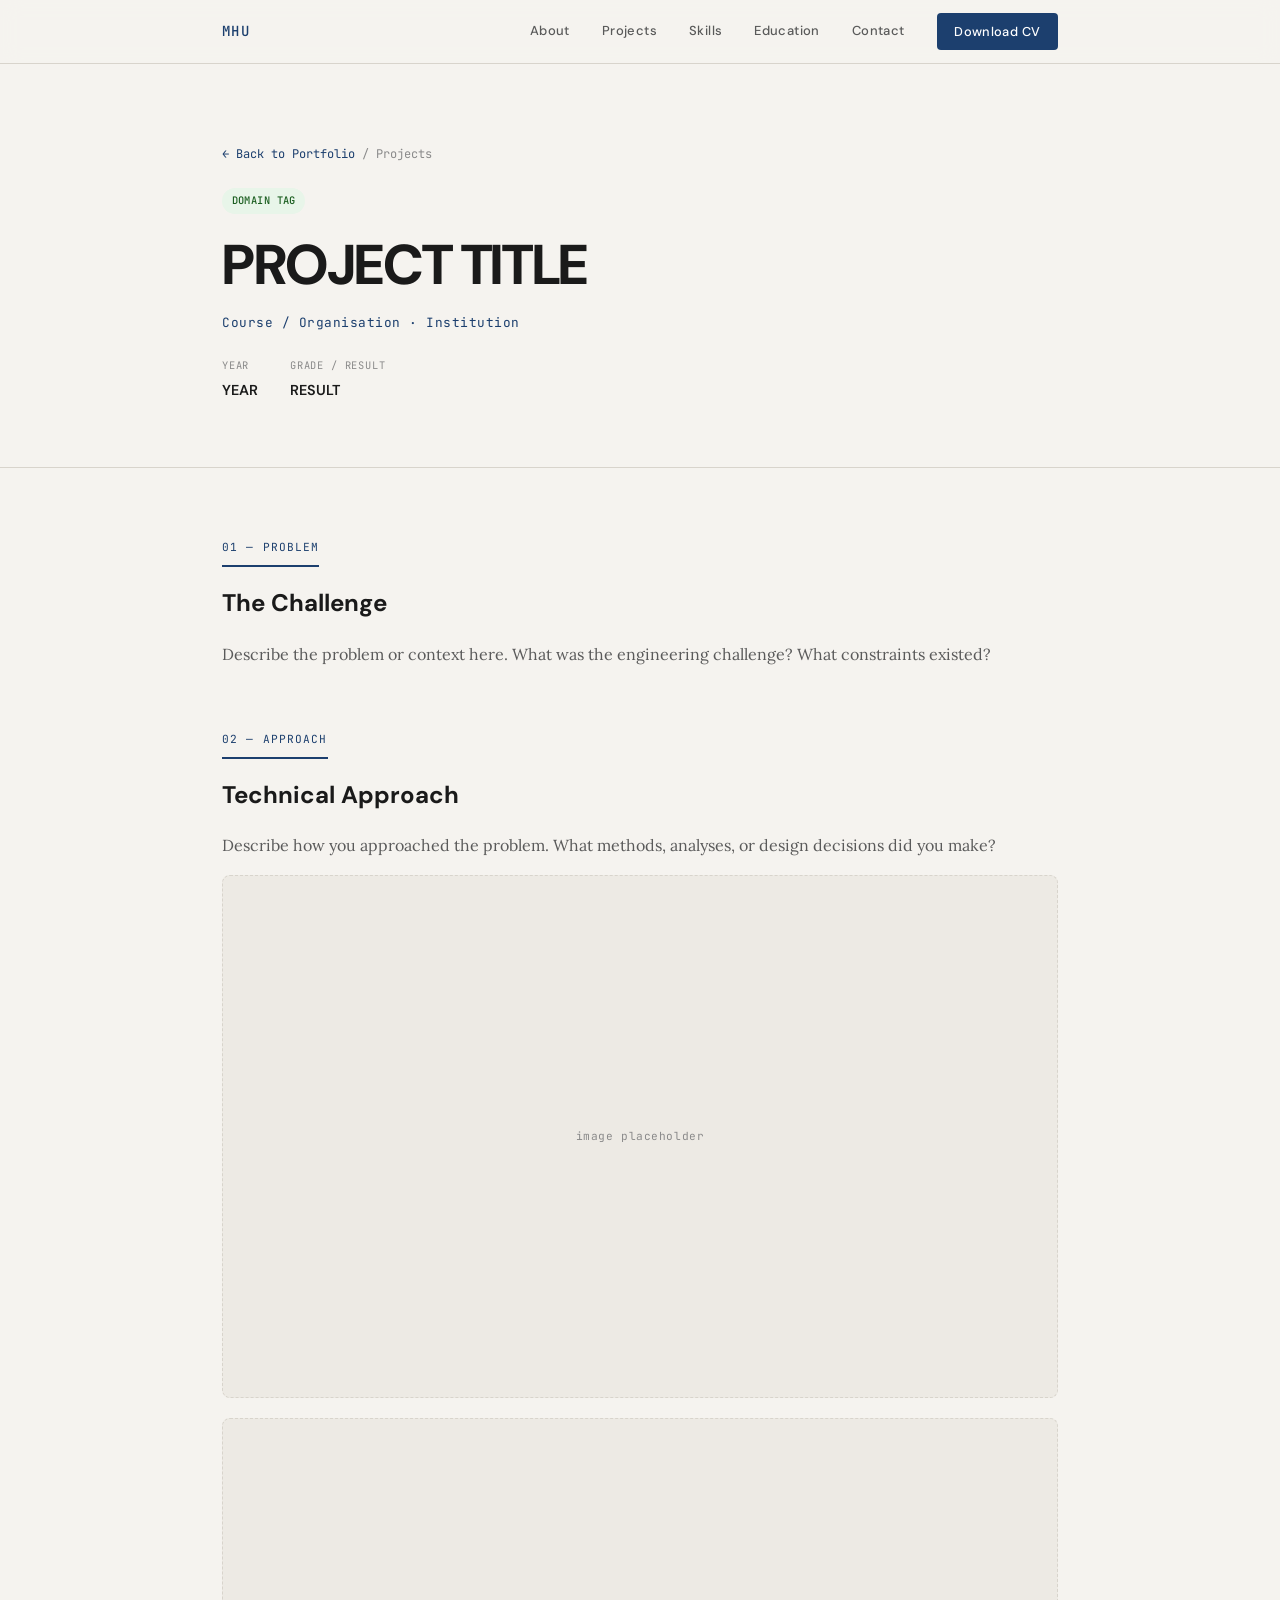
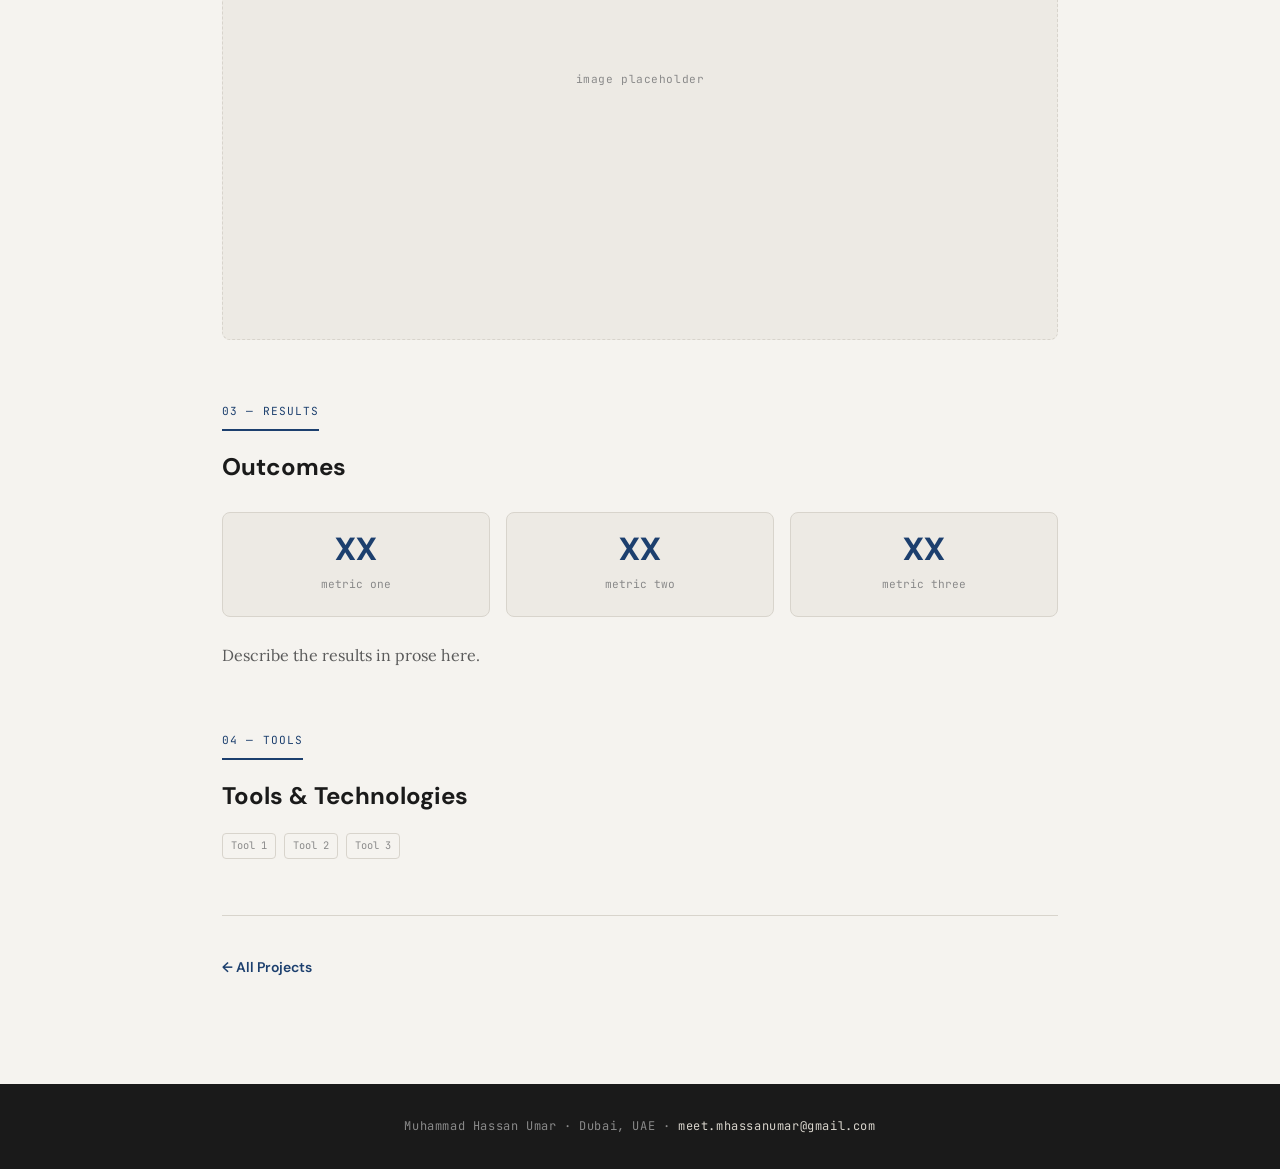
<file: projects/_template.html>
<!DOCTYPE html>
<html lang="en">
<head>
  <meta charset="UTF-8" />
  <meta name="viewport" content="width=device-width, initial-scale=1.0" />
  <title>PROJECT TITLE — Hassan Umar</title>
  <!-- UPDATE: Change "PROJECT TITLE" above to the actual project name -->
  <link rel="preconnect" href="https://fonts.googleapis.com" />
  <link rel="preconnect" href="https://fonts.gstatic.com" crossorigin />
  <link href="https://fonts.googleapis.com/css2?family=DM+Sans:ital,opsz,wght@0,9..40,400;0,9..40,500;0,9..40,600;0,9..40,700;0,9..40,800;1,9..40,400&family=Lora:ital,wght@0,400;0,500;1,400&family=JetBrains+Mono:wght@400;500&display=swap" rel="stylesheet" />
  <link rel="stylesheet" href="../style.css" />
</head>
<body class="project-page">

  <header class="nav" id="nav">
    <div class="nav-inner">
      <a href="../index.html" class="nav-logo">MHU</a>
      <nav class="nav-links">
        <a href="../index.html#about">About</a>
        <a href="../index.html#projects">Projects</a>
        <a href="../index.html#skills">Skills</a>
        <a href="../index.html#education">Education</a>
        <a href="../index.html#contact">Contact</a>
        <a href="../assets/cv/hassan-cv.pdf" class="btn-nav" target="_blank" rel="noopener">Download CV</a>
      </nav>
      <button class="nav-hamburger" id="hamburger" aria-label="Open menu">
        <span></span><span></span><span></span>
      </button>
    </div>
  </header>

  <div class="mobile-drawer" id="mobileDrawer">
    <button class="drawer-close" id="drawerClose" aria-label="Close menu">✕</button>
    <nav class="drawer-links">
      <a href="../index.html#about">About</a>
      <a href="../index.html#projects">Projects</a>
      <a href="../index.html#skills">Skills</a>
      <a href="../index.html#education">Education</a>
      <a href="../index.html#contact">Contact</a>
      <a href="../assets/cv/hassan-cv.pdf" class="btn-drawer" target="_blank" rel="noopener">Download CV</a>
    </nav>
  </div>
  <div class="drawer-overlay" id="drawerOverlay"></div>

  <main>
    <div class="project-hero">
      <div class="container">
        <p class="project-breadcrumb"><a href="../index.html">← Back to Portfolio</a> / Projects</p>

        <!-- TAGS: Choose from: tag-industry, tag-data, tag-design, tag-sustainability, tag-experimental, tag-aero, tag-computational, tag-manufacturing -->
        <div class="project-hero-tags">
          <span class="tag tag-design">DOMAIN TAG</span>
        </div>

        <h1 class="project-hero-title">PROJECT TITLE</h1>
        <p class="project-hero-org">Course / Organisation · Institution</p>

        <div class="project-hero-meta">
          <div class="project-meta-item">
            <span class="project-meta-label">Year</span>
            <span class="project-meta-value">YEAR</span>
          </div>
          <div class="project-meta-item">
            <span class="project-meta-label">Grade / Result</span>
            <span class="project-meta-value">RESULT</span>
          </div>
          <!-- Add or remove meta items as needed -->
        </div>
      </div>
    </div>

    <div class="project-body">
      <div class="container">

        <!-- SECTION 01: PROBLEM / CONTEXT -->
        <div class="project-section">
          <span class="project-section-label">01 — Problem</span>
          <h2>The Challenge</h2>
          <p>Describe the problem or context here. What was the engineering challenge? What constraints existed?</p>
        </div>

        <!-- SECTION 02: APPROACH / METHODOLOGY -->
        <div class="project-section">
          <span class="project-section-label">02 — Approach</span>
          <h2>Technical Approach</h2>
          <p>Describe how you approached the problem. What methods, analyses, or design decisions did you make?</p>

          <!-- ASSETS: Replace placeholder divs with <img> tags when you have images -->
          <!-- See README.md for exact instructions on adding images -->
          <div class="asset-grid">
            <div class="asset-placeholder">
              <!-- To add image: <img src="../assets/projects/YOUR-PROJECT-FOLDER/image1.jpg" alt="Description" /> -->
              <span class="mono">image placeholder</span>
            </div>
            <div class="asset-placeholder">
              <!-- To add image: <img src="../assets/projects/YOUR-PROJECT-FOLDER/image2.jpg" alt="Description" /> -->
              <span class="mono">image placeholder</span>
            </div>
          </div>
        </div>

        <!-- SECTION 03: RESULTS -->
        <div class="project-section">
          <span class="project-section-label">03 — Results</span>
          <h2>Outcomes</h2>

          <!-- RESULT NUMBERS: Fill in key quantitative results -->
          <div class="result-grid">
            <div class="result-card">
              <span class="result-num">XX</span>
              <span class="result-label">metric one</span>
            </div>
            <div class="result-card">
              <span class="result-num">XX</span>
              <span class="result-label">metric two</span>
            </div>
            <div class="result-card">
              <span class="result-num">XX</span>
              <span class="result-label">metric three</span>
            </div>
          </div>

          <p>Describe the results in prose here.</p>
        </div>

        <!-- SECTION 04: TOOLS -->
        <div class="project-section">
          <span class="project-section-label">04 — Tools</span>
          <h2>Tools &amp; Technologies</h2>
          <div class="tools-used">
            <span class="tool-tag">Tool 1</span>
            <span class="tool-tag">Tool 2</span>
            <span class="tool-tag">Tool 3</span>
          </div>
        </div>

        <!-- NAVIGATION -->
        <div class="project-nav">
          <a href="../index.html#projects" class="project-nav-back">← All Projects</a>
          <!-- Optional: link to next project -->
          <!-- <a href="next-project.html" class="card-link">Next Project →</a> -->
        </div>

      </div>
    </div>
  </main>

  <footer class="footer">
    <div class="container">
      <p class="mono footer-text">Muhammad Hassan Umar · Dubai, UAE · <a href="mailto:meet.mhassanumar@gmail.com">meet.mhassanumar@gmail.com</a></p>
    </div>
  </footer>

  <script src="../script.js"></script>
</body>
</html>
</file>
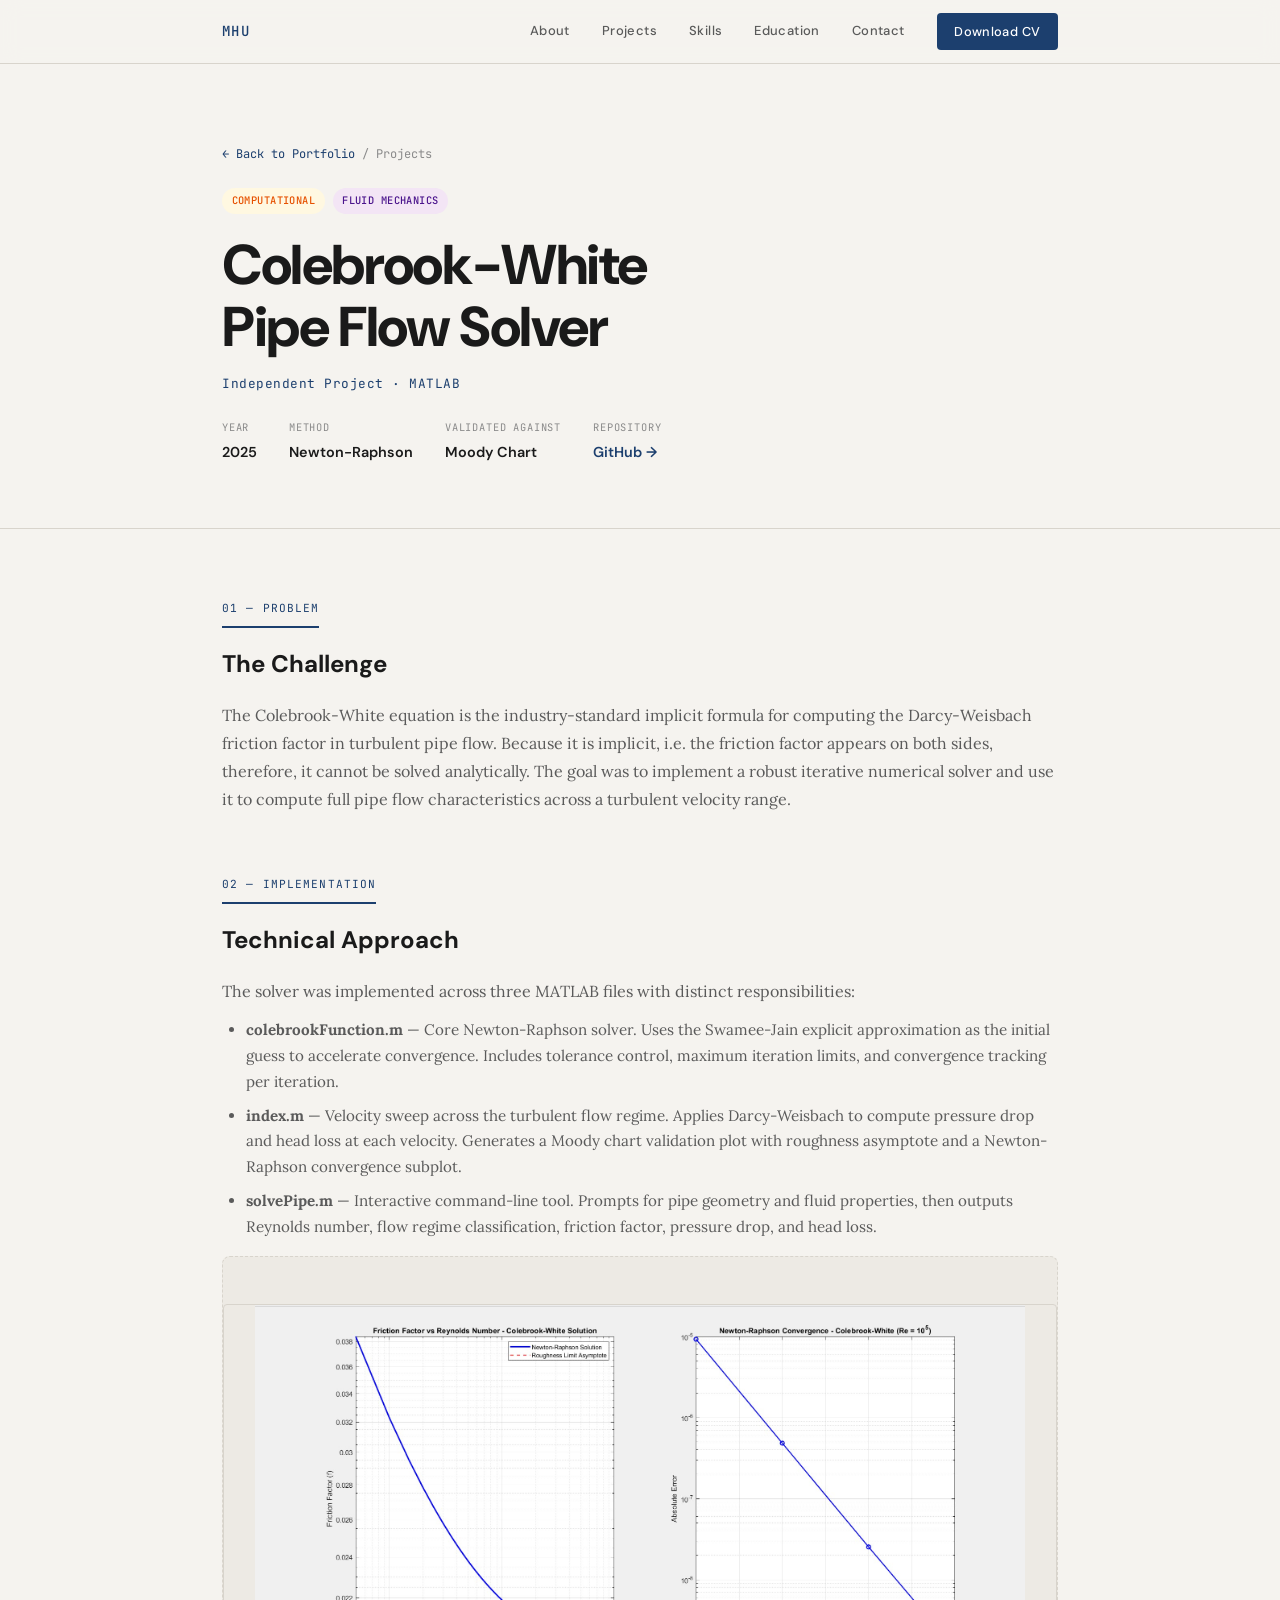
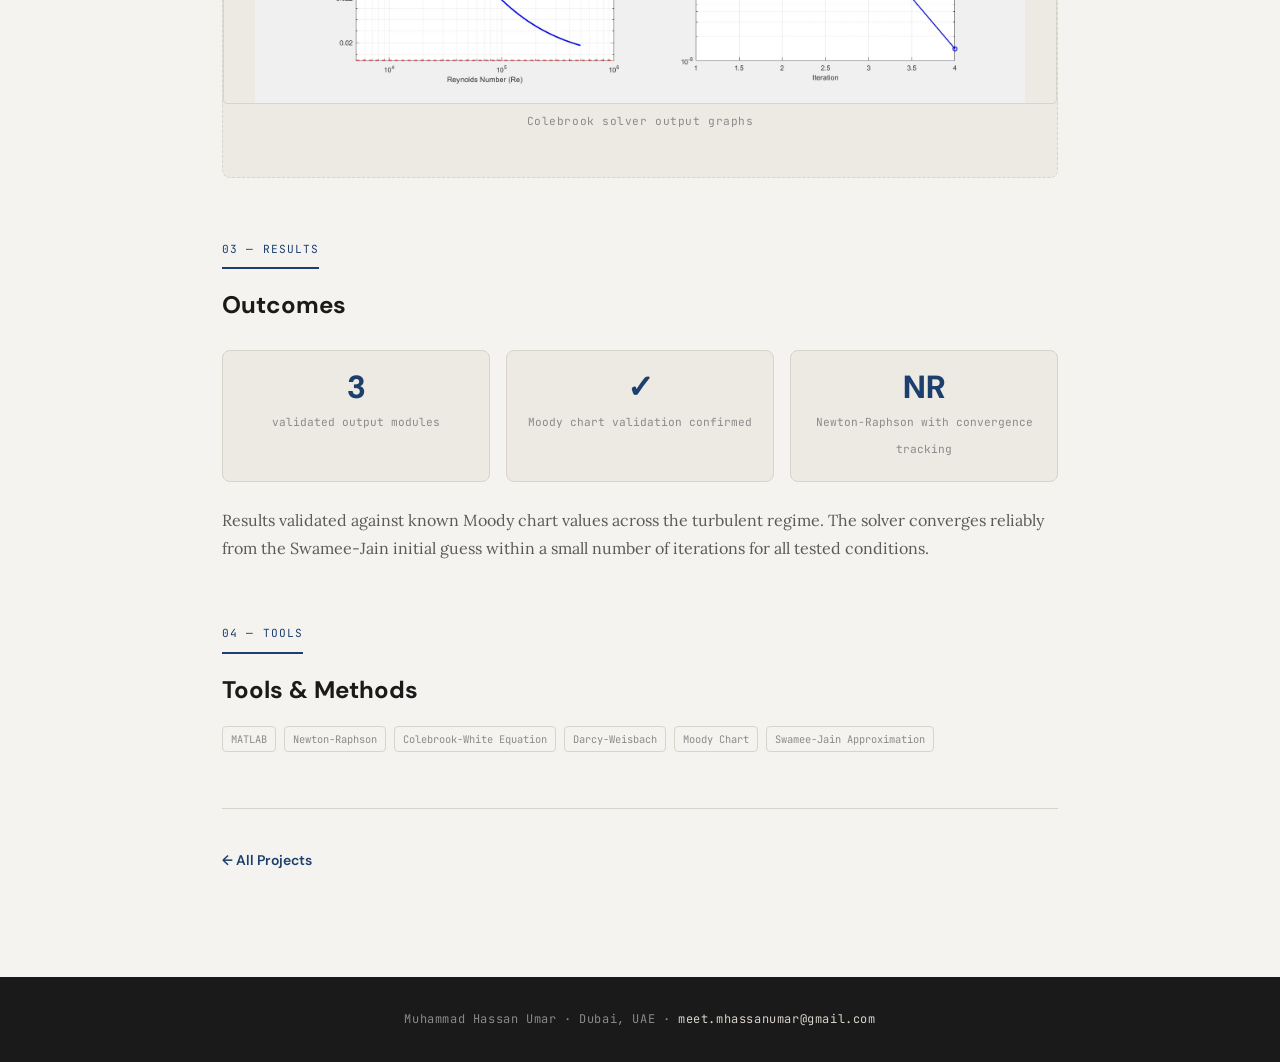
<file: projects/colebrook.html>
<!DOCTYPE html>
<html lang="en">
<head>
  <meta charset="UTF-8" />
  <meta name="viewport" content="width=device-width, initial-scale=1.0" />
  <title>Colebrook-White Pipe Flow Solver — Hassan Umar</title>
  <link rel="preconnect" href="https://fonts.googleapis.com" />
  <link rel="preconnect" href="https://fonts.gstatic.com" crossorigin />
  <link href="https://fonts.googleapis.com/css2?family=DM+Sans:ital,opsz,wght@0,9..40,400;0,9..40,500;0,9..40,600;0,9..40,700;0,9..40,800;1,9..40,400&family=Lora:ital,wght@0,400;0,500;1,400&family=JetBrains+Mono:wght@400;500&display=swap" rel="stylesheet" />
  <link rel="stylesheet" href="../style.css" />
</head>
<body class="project-page">

  <header class="nav" id="nav">
    <div class="nav-inner">
      <a href="../index.html" class="nav-logo">MHU</a>
      <nav class="nav-links">
        <a href="../index.html#about">About</a>
        <a href="../index.html#projects">Projects</a>
        <a href="../index.html#skills">Skills</a>
        <a href="../index.html#education">Education</a>
        <a href="../index.html#contact">Contact</a>
        <a href="../assets/cv/hassan-cv.pdf" class="btn-nav" target="_blank" rel="noopener">Download CV</a>
      </nav>
      <button class="nav-hamburger" id="hamburger" aria-label="Open menu">
        <span></span><span></span><span></span>
      </button>
    </div>
  </header>

  <div class="mobile-drawer" id="mobileDrawer">
    <button class="drawer-close" id="drawerClose" aria-label="Close menu">✕</button>
    <nav class="drawer-links">
      <a href="../index.html#about">About</a>
      <a href="../index.html#projects">Projects</a>
      <a href="../index.html#skills">Skills</a>
      <a href="../index.html#education">Education</a>
      <a href="../index.html#contact">Contact</a>
      <a href="../assets/cv/hassan-cv.pdf" class="btn-drawer" target="_blank" rel="noopener">Download CV</a>
    </nav>
  </div>
  <div class="drawer-overlay" id="drawerOverlay"></div>

  <main>
    <div class="project-hero">
      <div class="container">
        <p class="project-breadcrumb"><a href="../index.html">← Back to Portfolio</a> / Projects</p>
        <div class="project-hero-tags">
          <span class="tag tag-computational">Computational</span>
          <span class="tag tag-experimental">Fluid Mechanics</span>
        </div>
        <h1 class="project-hero-title">Colebrook-White<br/>Pipe Flow Solver</h1>
        <p class="project-hero-org">Independent Project · MATLAB</p>
        <div class="project-hero-meta">
          <div class="project-meta-item">
            <span class="project-meta-label">Year</span>
            <span class="project-meta-value">2025</span>
          </div>
          <div class="project-meta-item">
            <span class="project-meta-label">Method</span>
            <span class="project-meta-value">Newton-Raphson</span>
          </div>
          <div class="project-meta-item">
            <span class="project-meta-label">Validated Against</span>
            <span class="project-meta-value">Moody Chart</span>
          </div>
          <div class="project-meta-item">
            <span class="project-meta-label">Repository</span>
            <span class="project-meta-value"><a href="https://github.com/USHEH05/matlab-projects" target="_blank" rel="noopener" style="color: var(--accent);">GitHub →</a></span>
          </div>
        </div>
      </div>
    </div>

    <div class="project-body">
      <div class="container">

        <div class="project-section">
          <span class="project-section-label">01 — Problem</span>
          <h2>The Challenge</h2>
          <p>The Colebrook-White equation is the industry-standard implicit formula for computing the Darcy-Weisbach friction factor in turbulent pipe flow. Because it is implicit, i.e. the friction factor appears on both sides, therefore, it cannot be solved analytically. The goal was to implement a robust iterative numerical solver and use it to compute full pipe flow characteristics across a turbulent velocity range.</p>
        </div>

        <div class="project-section">
          <span class="project-section-label">02 — Implementation</span>
          <h2>Technical Approach</h2>
          <p>The solver was implemented across three MATLAB files with distinct responsibilities:</p>
          <ul>
            <li><strong>colebrookFunction.m</strong> — Core Newton-Raphson solver. Uses the Swamee-Jain explicit approximation as the initial guess to accelerate convergence. Includes tolerance control, maximum iteration limits, and convergence tracking per iteration.</li>
            <li><strong>index.m</strong> — Velocity sweep across the turbulent flow regime. Applies Darcy-Weisbach to compute pressure drop and head loss at each velocity. Generates a Moody chart validation plot with roughness asymptote and a Newton-Raphson convergence subplot.</li>
            <li><strong>solvePipe.m</strong> — Interactive command-line tool. Prompts for pipe geometry and fluid properties, then outputs Reynolds number, flow regime classification, friction factor, pressure drop, and head loss.</li>
          </ul>

          <div class="asset-grid">
            <div class="asset-placeholder">
                <img src="../assets/projects/colebrook/colebrook_graphs.jpg" alt="Colebrook solver output graphs" />    
              <span class="mono">Colebrook solver output graphs</span>
            </div>
            
          </div>
        </div>

        <div class="project-section">
          <span class="project-section-label">03 — Results</span>
          <h2>Outcomes</h2>
          <div class="result-grid">
            <div class="result-card">
              <span class="result-num">3</span>
              <span class="result-label">validated output modules</span>
            </div>
            <div class="result-card">
              <span class="result-num">✓</span>
              <span class="result-label">Moody chart validation confirmed</span>
            </div>
            <div class="result-card">
              <span class="result-num">NR</span>
              <span class="result-label">Newton-Raphson with convergence tracking</span>
            </div>
          </div>
          <p>Results validated against known Moody chart values across the turbulent regime. The solver converges reliably from the Swamee-Jain initial guess within a small number of iterations for all tested conditions.</p>
        </div>

        <div class="project-section">
          <span class="project-section-label">04 — Tools</span>
          <h2>Tools &amp; Methods</h2>
          <div class="tools-used">
            <span class="tool-tag">MATLAB</span>
            <span class="tool-tag">Newton-Raphson</span>
            <span class="tool-tag">Colebrook-White Equation</span>
            <span class="tool-tag">Darcy-Weisbach</span>
            <span class="tool-tag">Moody Chart</span>
            <span class="tool-tag">Swamee-Jain Approximation</span>
          </div>
        </div>

        <div class="project-nav">
          <a href="../index.html#projects" class="project-nav-back">← All Projects</a>
        </div>

      </div>
    </div>
  </main>

  <footer class="footer">
    <div class="container">
      <p class="mono footer-text">Muhammad Hassan Umar · Dubai, UAE · <a href="mailto:meet.mhassanumar@gmail.com">meet.mhassanumar@gmail.com</a></p>
    </div>
  </footer>

  <script src="../script.js"></script>
</body>
</html>
</file>
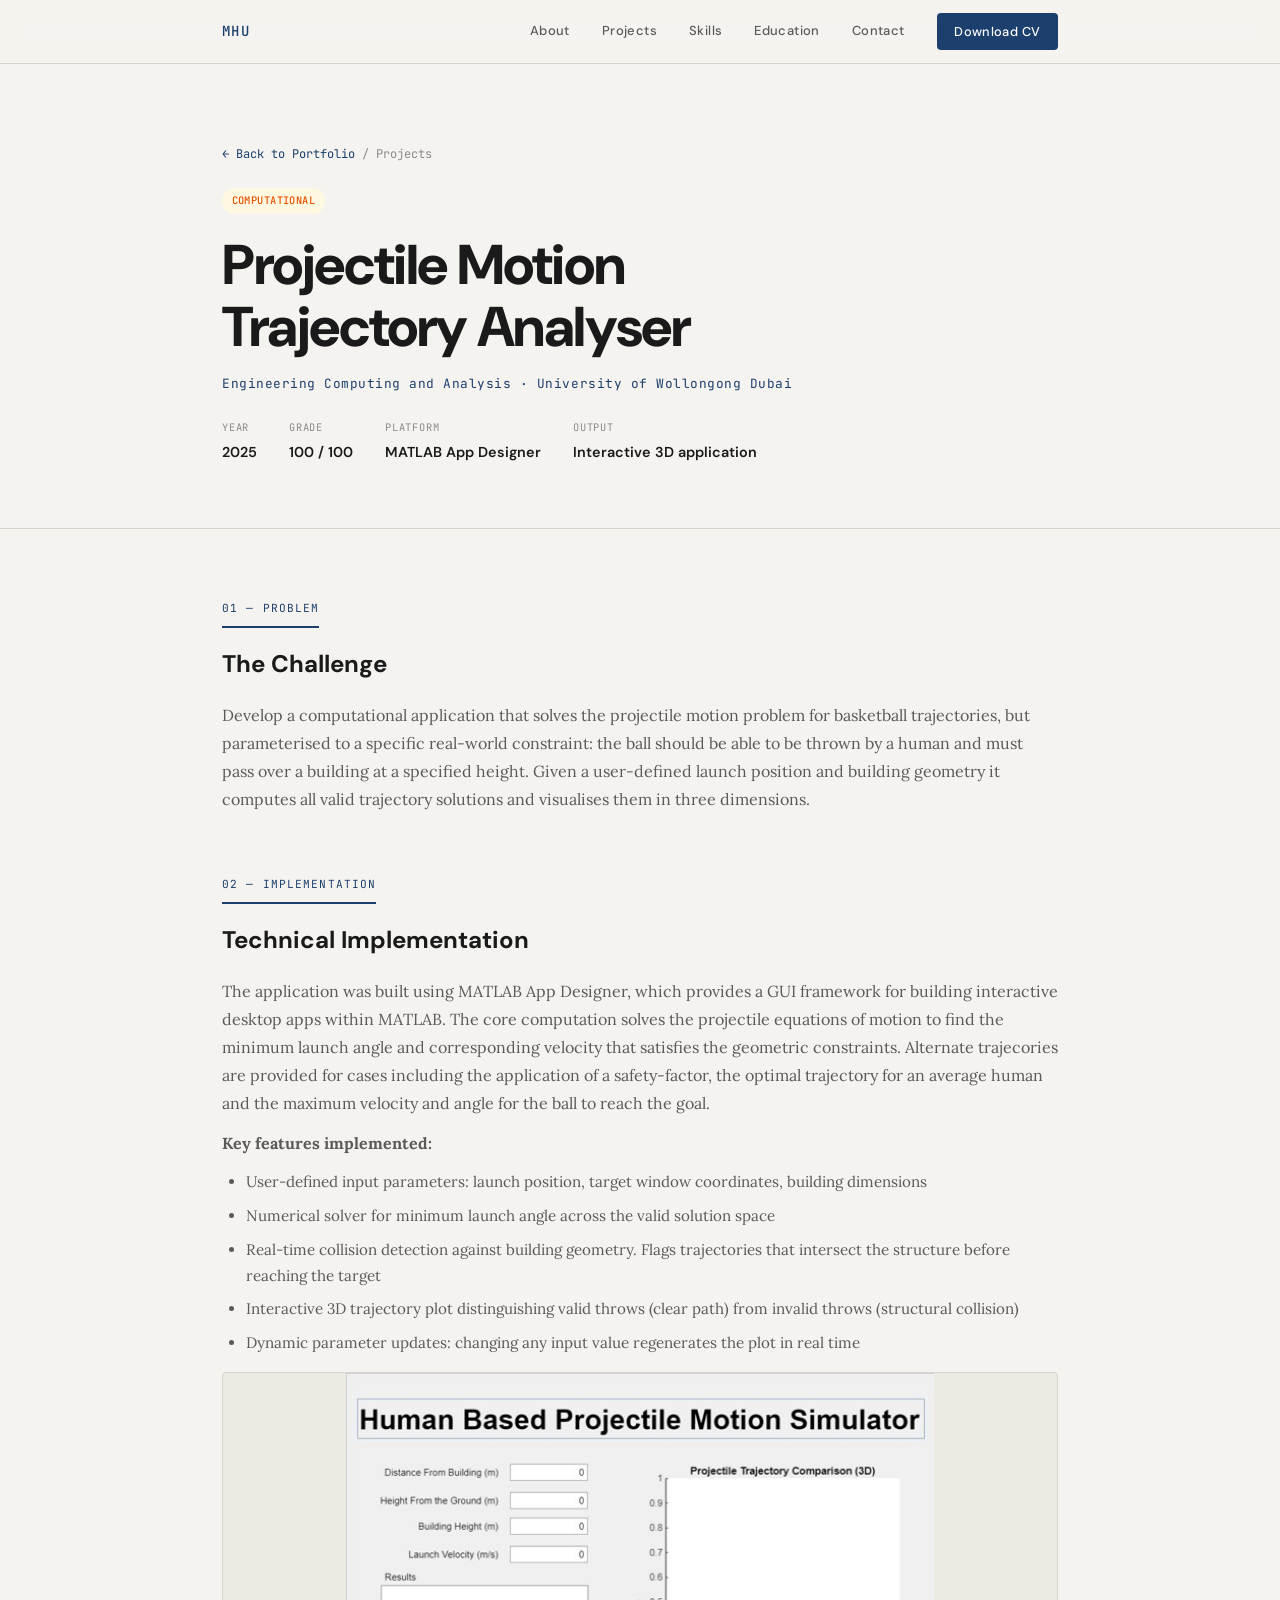
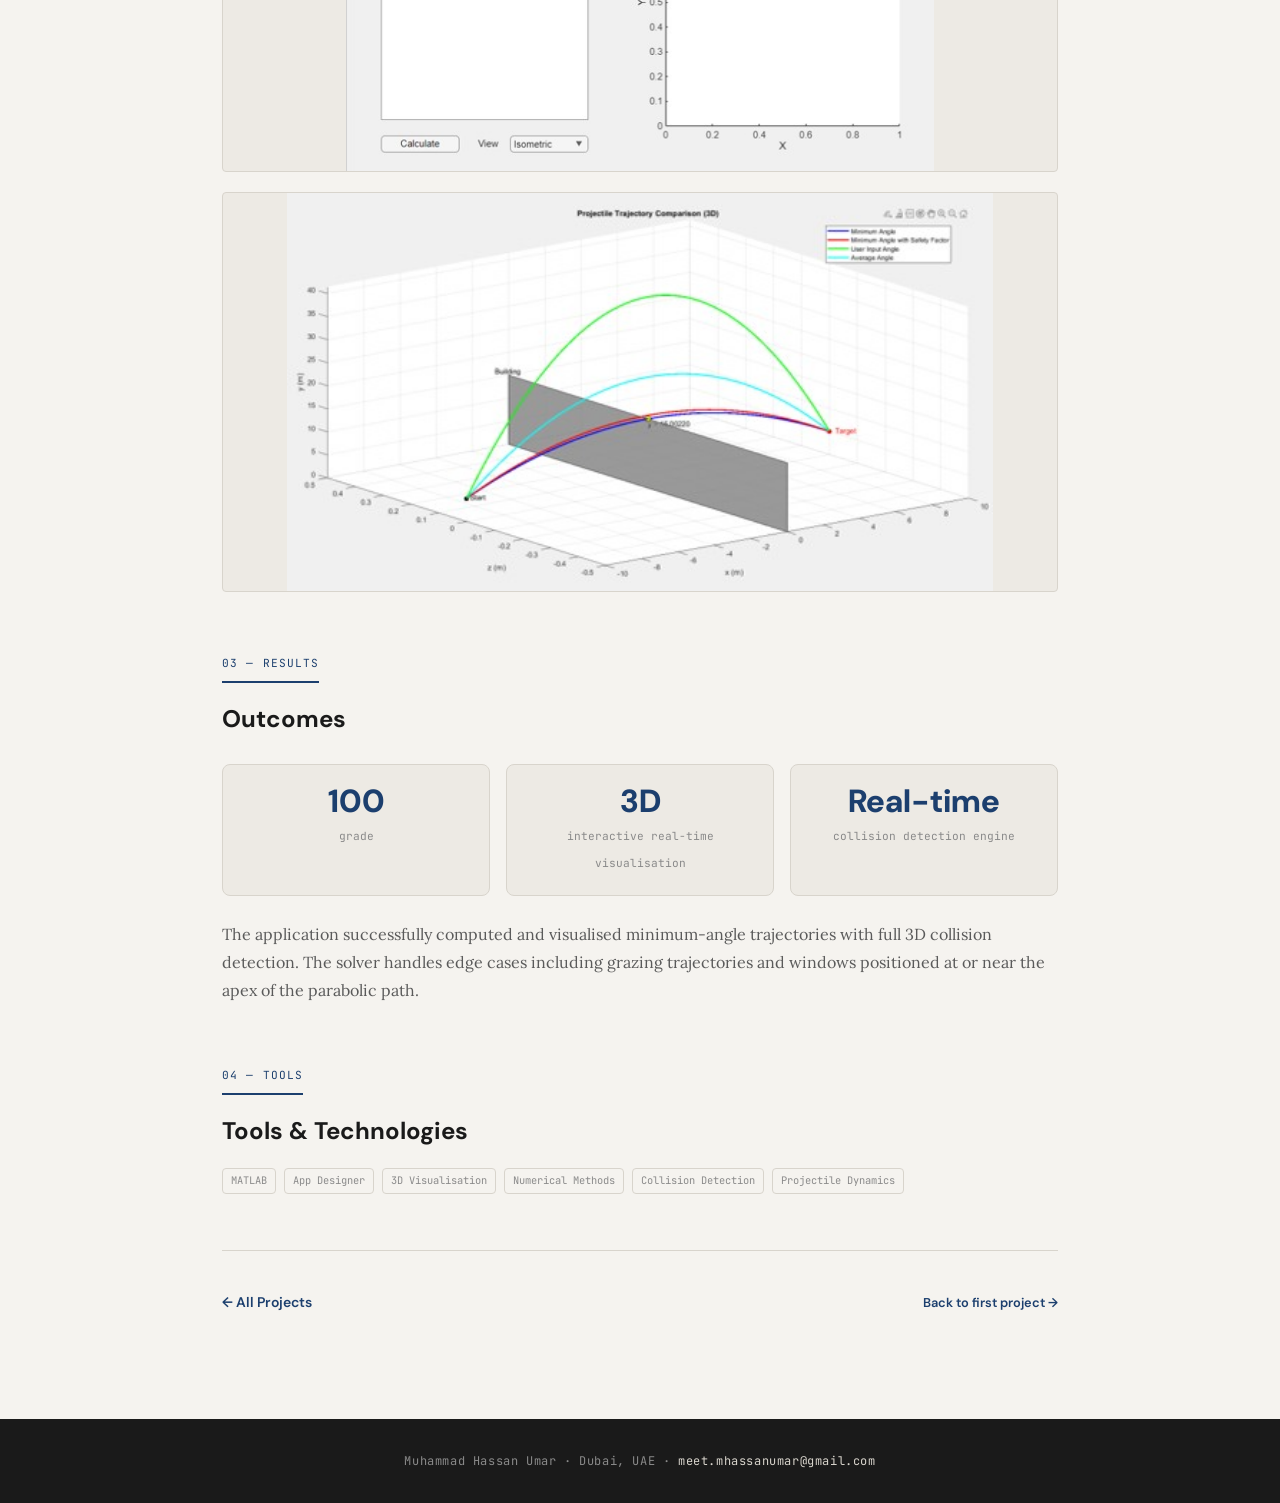
<file: projects/matlab-app.html>
<!DOCTYPE html>
<html lang="en">
<head>
  <meta charset="UTF-8" />
  <meta name="viewport" content="width=device-width, initial-scale=1.0" />
  <title>Projectile Motion Trajectory Analyser — Hassan Umar</title>
  <link rel="preconnect" href="https://fonts.googleapis.com" />
  <link rel="preconnect" href="https://fonts.gstatic.com" crossorigin />
  <link href="https://fonts.googleapis.com/css2?family=DM+Sans:ital,opsz,wght@0,9..40,400;0,9..40,500;0,9..40,600;0,9..40,700;0,9..40,800;1,9..40,400&family=Lora:ital,wght@0,400;0,500;1,400&family=JetBrains+Mono:wght@400;500&display=swap" rel="stylesheet" />
  <link rel="stylesheet" href="../style.css" />
</head>
<body class="project-page">

  <header class="nav" id="nav">
    <div class="nav-inner">
      <a href="../index.html" class="nav-logo">MHU</a>
      <nav class="nav-links">
        <a href="../index.html#about">About</a>
        <a href="../index.html#projects">Projects</a>
        <a href="../index.html#skills">Skills</a>
        <a href="../index.html#education">Education</a>
        <a href="../index.html#contact">Contact</a>
        <a href="../assets/cv/hassan-cv.pdf" class="btn-nav" target="_blank" rel="noopener">Download CV</a>
      </nav>
      <button class="nav-hamburger" id="hamburger" aria-label="Open menu">
        <span></span><span></span><span></span>
      </button>
    </div>
  </header>

  <div class="mobile-drawer" id="mobileDrawer">
    <button class="drawer-close" id="drawerClose" aria-label="Close menu">✕</button>
    <nav class="drawer-links">
      <a href="../index.html#about">About</a>
      <a href="../index.html#projects">Projects</a>
      <a href="../index.html#skills">Skills</a>
      <a href="../index.html#education">Education</a>
      <a href="../index.html#contact">Contact</a>
      <a href="../assets/cv/hassan-cv.pdf" class="btn-drawer" target="_blank" rel="noopener">Download CV</a>
    </nav>
  </div>
  <div class="drawer-overlay" id="drawerOverlay"></div>

  <main>
    <div class="project-hero">
      <div class="container">
        <p class="project-breadcrumb"><a href="../index.html">← Back to Portfolio</a> / Projects</p>
        <div class="project-hero-tags">
          <span class="tag tag-computational">Computational</span>
        </div>
        <h1 class="project-hero-title">Projectile Motion<br/>Trajectory Analyser</h1>
        <p class="project-hero-org">Engineering Computing and Analysis · University of Wollongong Dubai</p>
        <div class="project-hero-meta">
          <div class="project-meta-item">
            <span class="project-meta-label">Year</span>
            <span class="project-meta-value">2025</span>
          </div>
          <div class="project-meta-item">
            <span class="project-meta-label">Grade</span>
            <span class="project-meta-value">100 / 100</span>
          </div>
          <div class="project-meta-item">
            <span class="project-meta-label">Platform</span>
            <span class="project-meta-value">MATLAB App Designer</span>
          </div>
          <div class="project-meta-item">
            <span class="project-meta-label">Output</span>
            <span class="project-meta-value">Interactive 3D application</span>
          </div>
        </div>
      </div>
    </div>

    <div class="project-body">
      <div class="container">

        <!-- PROBLEM -->
        <div class="project-section">
          <span class="project-section-label">01 — Problem</span>
          <h2>The Challenge</h2>
          <p>Develop a computational application that solves the projectile motion problem for basketball trajectories, but parameterised to a specific real-world constraint: the ball should be able to be thrown by a human and must pass over a building at a specified height. Given a user-defined launch position and building geometry it computes all valid trajectory solutions and visualises them in three dimensions.</p>
        </div>

        <!-- APPROACH -->
        <div class="project-section">
          <span class="project-section-label">02 — Implementation</span>
          <h2>Technical Implementation</h2>
          <p>The application was built using MATLAB App Designer, which provides a GUI framework for building interactive desktop apps within MATLAB. The core computation solves the projectile equations of motion to find the minimum launch angle and corresponding velocity that satisfies the geometric constraints. Alternate trajecories are provided for cases including the application of a safety-factor, the optimal trajectory for an average human and the maximum velocity and angle for the ball to reach the goal.</p>
          <p><strong>Key features implemented:</strong></p>
          <ul>
            <li>User-defined input parameters: launch position, target window coordinates, building dimensions</li>
            <li>Numerical solver for minimum launch angle across the valid solution space</li>
            <li>Real-time collision detection against building geometry. Flags trajectories that intersect the structure before reaching the target</li>
            <li>Interactive 3D trajectory plot distinguishing valid throws (clear path) from invalid throws (structural collision)</li>
            <li>Dynamic parameter updates: changing any input value regenerates the plot in real time</li>
          </ul>

          <div class="asset-grid">
            <img class="asset-placeholder" src="../assets/projects/matlab-app/gui-design.jpg" alt="MATLAB App Designer GUI layout showing input fields and 3D plot area" />
            <img class="asset-placeholder" src="../assets/projects/matlab-app/simulated-graphic.jpg" alt="Simulated graphic of the application showing a 3D plot of projectile trajectories with a building and target window" />
          </div>
        </div>

        <!-- RESULTS -->
        <div class="project-section">
          <span class="project-section-label">03 — Results</span>
          <h2>Outcomes</h2>
          <div class="result-grid">
            <div class="result-card">
              <span class="result-num">100</span>
              <span class="result-label">grade</span>
            </div>
            <div class="result-card">
              <span class="result-num">3D</span>
              <span class="result-label">interactive real-time visualisation</span>
            </div>
            <div class="result-card">
              <span class="result-num">Real-time</span>
              <span class="result-label">collision detection engine</span>
            </div>
          </div>
          <p>The application successfully computed and visualised minimum-angle trajectories with full 3D collision detection. The solver handles edge cases including grazing trajectories and windows positioned at or near the apex of the parabolic path.</p>
        </div>

        <!-- TOOLS -->
        <div class="project-section">
          <span class="project-section-label">04 — Tools</span>
          <h2>Tools &amp; Technologies</h2>
          <div class="tools-used">
            <span class="tool-tag">MATLAB</span>
            <span class="tool-tag">App Designer</span>
            <span class="tool-tag">3D Visualisation</span>
            <span class="tool-tag">Numerical Methods</span>
            <span class="tool-tag">Collision Detection</span>
            <span class="tool-tag">Projectile Dynamics</span>
          </div>
        </div>

        <div class="project-nav">
          <a href="../index.html#projects" class="project-nav-back">← All Projects</a>
          <a href="mercedes.html" class="card-link">Back to first project →</a>
        </div>

      </div>
    </div>
  </main>

  <footer class="footer">
    <div class="container">
      <p class="mono footer-text">Muhammad Hassan Umar · Dubai, UAE · <a href="mailto:meet.mhassanumar@gmail.com">meet.mhassanumar@gmail.com</a></p>
    </div>
  </footer>

  <script src="../script.js"></script>
</body>
</html>
</file>
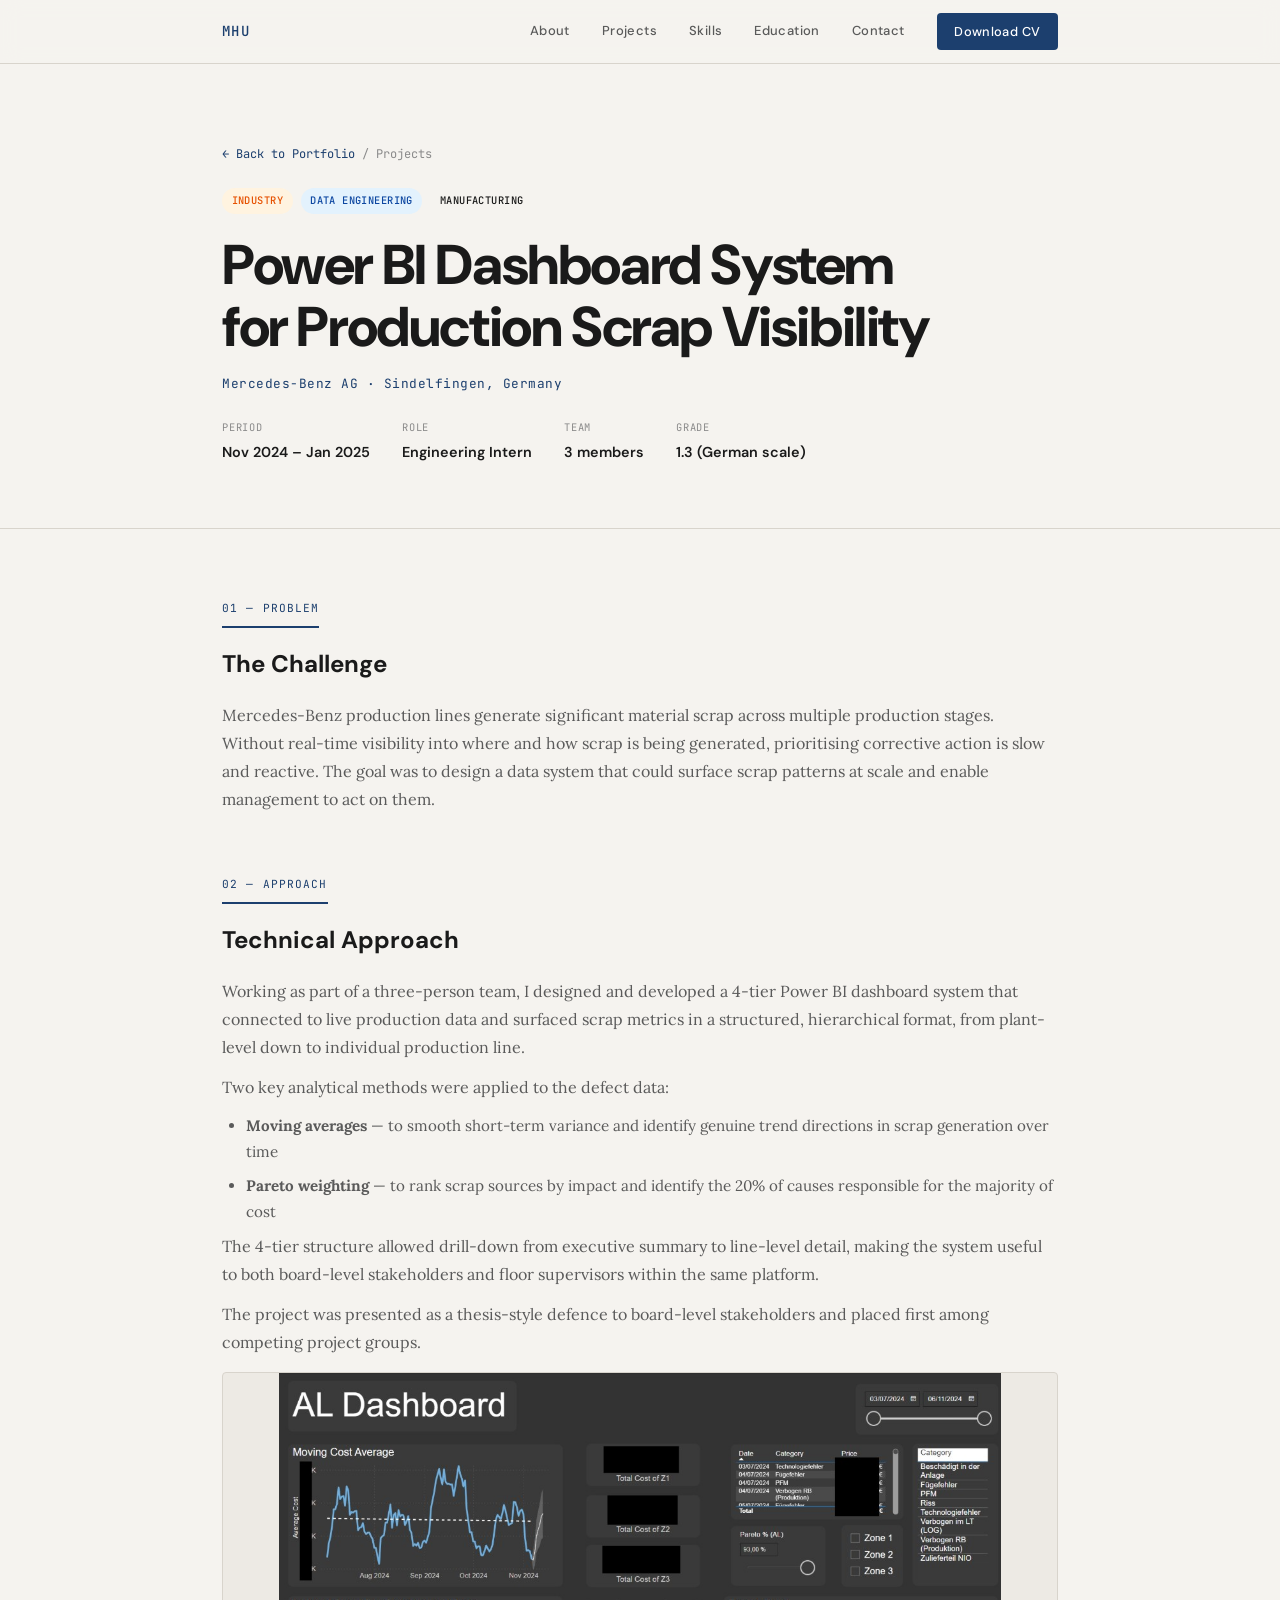
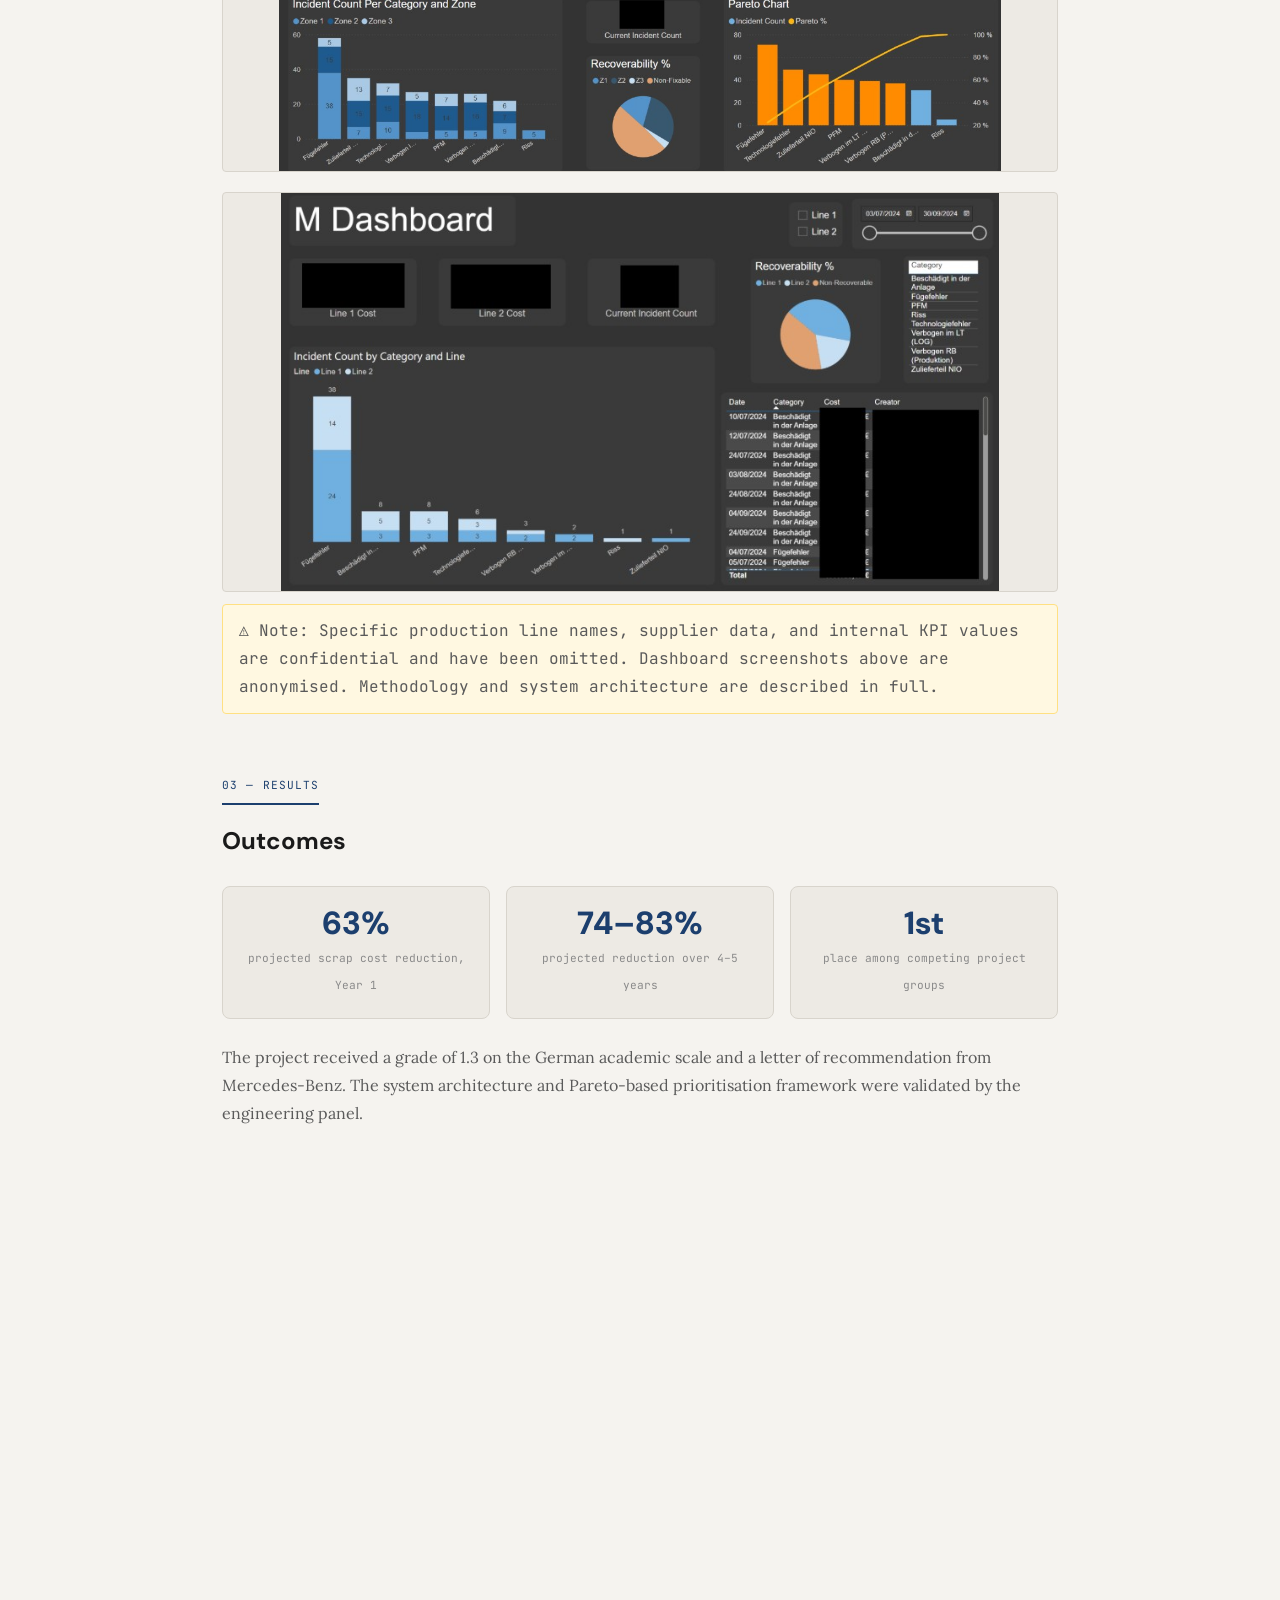
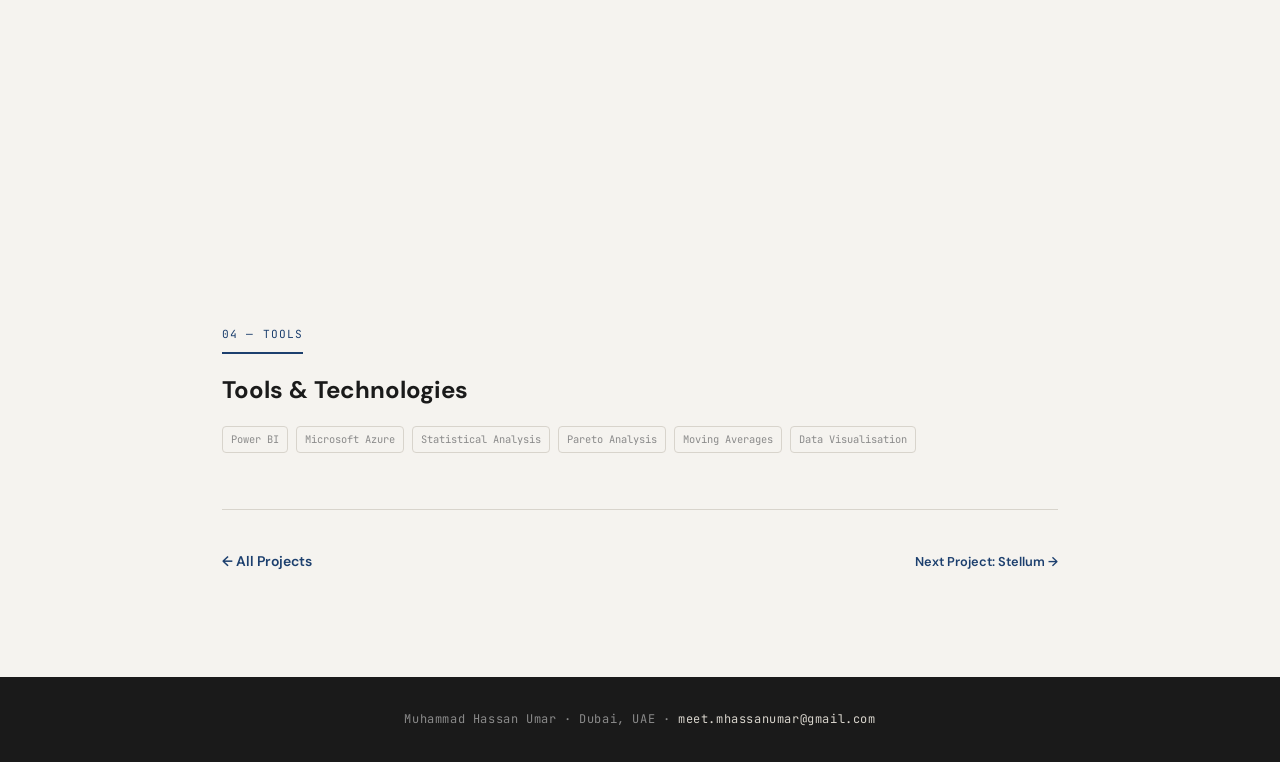
<file: projects/mercedes.html>
<!DOCTYPE html>
<html lang="en">
<head>
  <meta charset="UTF-8" />
  <meta name="viewport" content="width=device-width, initial-scale=1.0" />
  <title>Mercedes-Benz Power BI Dashboard — Hassan Umar</title>
  <link rel="preconnect" href="https://fonts.googleapis.com" />
  <link rel="preconnect" href="https://fonts.gstatic.com" crossorigin />
 <link href="https://fonts.googleapis.com/css2?family=DM+Sans:ital,opsz,wght@0,9..40,400;0,9..40,500;0,9..40,600;0,9..40,700;0,9..40,800;1,9..40,400&family=Lora:ital,wght@0,400;0,500;1,400&family=JetBrains+Mono:wght@400;500&display=swap" rel="stylesheet" />
  <link rel="stylesheet" href="../style.css" />
</head>
<body class="project-page">

  <!-- NAV -->
  <header class="nav" id="nav">
    <div class="nav-inner">
      <a href="../index.html" class="nav-logo">MHU</a>
      <nav class="nav-links">
        <a href="../index.html#about">About</a>
        <a href="../index.html#projects">Projects</a>
        <a href="../index.html#skills">Skills</a>
        <a href="../index.html#education">Education</a>
        <a href="../index.html#contact">Contact</a>
        <a href="../assets/cv/hassan-cv.pdf" class="btn-nav" target="_blank" rel="noopener">Download CV</a>
      </nav>
      <button class="nav-hamburger" id="hamburger" aria-label="Open menu">
        <span></span><span></span><span></span>
      </button>
    </div>
  </header>

  <!-- MOBILE DRAWER -->
  <div class="mobile-drawer" id="mobileDrawer">
    <button class="drawer-close" id="drawerClose" aria-label="Close menu">✕</button>
    <nav class="drawer-links">
      <a href="../index.html#about">About</a>
      <a href="../index.html#projects">Projects</a>
      <a href="../index.html#skills">Skills</a>
      <a href="../index.html#education">Education</a>
      <a href="../index.html#contact">Contact</a>
      <a href="../assets/cv/hassan-cv.pdf" class="btn-drawer" target="_blank" rel="noopener">Download CV</a>
    </nav>
  </div>
  <div class="drawer-overlay" id="drawerOverlay"></div>

  <main>
    <div class="project-hero">
      <div class="container">
        <p class="project-breadcrumb"><a href="../index.html">← Back to Portfolio</a> / Projects</p>
        <div class="project-hero-tags">
          <span class="tag tag-industry">Industry</span>
          <span class="tag tag-data">Data Engineering</span>
          <span class="tag tag-manufacturing">Manufacturing</span>
        </div>
        <h1 class="project-hero-title">Power BI Dashboard System<br/>for Production Scrap Visibility</h1>
        <p class="project-hero-org">Mercedes-Benz AG · Sindelfingen, Germany</p>
        <div class="project-hero-meta">
          <div class="project-meta-item">
            <span class="project-meta-label">Period</span>
            <span class="project-meta-value">Nov 2024 – Jan 2025</span>
          </div>
          <div class="project-meta-item">
            <span class="project-meta-label">Role</span>
            <span class="project-meta-value">Engineering Intern</span>
          </div>
          <div class="project-meta-item">
            <span class="project-meta-label">Team</span>
            <span class="project-meta-value">3 members</span>
          </div>
          <div class="project-meta-item">
            <span class="project-meta-label">Grade</span>
            <span class="project-meta-value">1.3 (German scale)</span>
          </div>
        </div>
      </div>
    </div>

    <div class="project-body">
      <div class="container">

        <!-- PROBLEM -->
        <div class="project-section">
          <span class="project-section-label">01 — Problem</span>
          <h2>The Challenge</h2>
          <p>Mercedes-Benz production lines generate significant material scrap across multiple production stages. Without real-time visibility into where and how scrap is being generated, prioritising corrective action is slow and reactive. The goal was to design a data system that could surface scrap patterns at scale and enable management to act on them.</p>
        </div>

        <!-- APPROACH -->
        <div class="project-section">
          <span class="project-section-label">02 — Approach</span>
          <h2>Technical Approach</h2>
          <p>Working as part of a three-person team, I designed and developed a 4-tier Power BI dashboard system that connected to live production data and surfaced scrap metrics in a structured, hierarchical format, from plant-level down to individual production line.</p>
          <p>Two key analytical methods were applied to the defect data:</p>
          <ul>
            <li><strong>Moving averages</strong> — to smooth short-term variance and identify genuine trend directions in scrap generation over time</li>
            <li><strong>Pareto weighting</strong> — to rank scrap sources by impact and identify the 20% of causes responsible for the majority of cost</li>
          </ul>
          <p>The 4-tier structure allowed drill-down from executive summary to line-level detail, making the system useful to both board-level stakeholders and floor supervisors within the same platform.</p>
          <p>The project was presented as a thesis-style defence to board-level stakeholders and placed first among competing project groups.</p>

          <!-- Dashboard Screenshots -->
          <div class="asset-grid">
            <img class= "asset-placeholder" src="../assets/projects/mercedes/al-level-dashboard.jpg" alt="Power BI dashboard showing plant-level scrap metrics for the AL level" />   
            <img class= "asset-placeholder" src="../assets/projects/mercedes/m-level-dashboard.jpg" alt="Power BI dashboard showing plant-level scrap metrics for the M level" />  
          </div>
          <p class="confidential-note">⚠ Note: Specific production line names, supplier data, and internal KPI values are confidential and have been omitted. Dashboard screenshots above are anonymised. Methodology and system architecture are described in full.</p>
        </div>

        <!-- RESULTS -->
        <div class="project-section">
          <span class="project-section-label">03 — Results</span>
          <h2>Outcomes</h2>
          <div class="result-grid">
            <div class="result-card">
              <span class="result-num">63%</span>
              <span class="result-label">projected scrap cost reduction, Year 1</span>
            </div>
            <div class="result-card">
              <span class="result-num">74–83%</span>
              <span class="result-label">projected reduction over 4–5 years</span>
            </div>
            <div class="result-card">
              <span class="result-num">1st</span>
              <span class="result-label">place among competing project groups</span>
            </div>
          </div>
          <p>The project received a grade of 1.3 on the German academic scale and a letter of recommendation from Mercedes-Benz. The system architecture and Pareto-based prioritisation framework were validated by the engineering panel.</p>

          <!-- Letter of Recommendation -->
          <div class="asset-grid" style="grid-template-columns: 1fr;">
            <iframe class="assest-placeholder" src="../assets/projects/mercedes/mercedes-benz-LoR.pdf#toolbar=0&navpanes=0" width="100%" height="350px" style="border: none;"></iframe>
            <iframe class="assest-placeholder" src="../assets/projects/mercedes/academic-cocreation-certificate.pdf#toolbar=0&navpanes=0" width="100%" height="350px" style="border: none;"></iframe>
          </div>
        </div>

        <!-- TOOLS -->
        <div class="project-section">
          <span class="project-section-label">04 — Tools</span>
          <h2>Tools &amp; Technologies</h2>
          <div class="tools-used">
            <span class="tool-tag">Power BI</span>
            <span class="tool-tag">Microsoft Azure</span>
            <span class="tool-tag">Statistical Analysis</span>
            <span class="tool-tag">Pareto Analysis</span>
            <span class="tool-tag">Moving Averages</span>
            <span class="tool-tag">Data Visualisation</span>
          </div>
        </div>

        <!-- NAV -->
        <div class="project-nav">
          <a href="../index.html#projects" class="project-nav-back">← All Projects</a>
          <a href="stellum.html" class="card-link">Next Project: Stellum →</a>
        </div>

      </div>
    </div>
  </main>

  <footer class="footer">
    <div class="container">
      <p class="mono footer-text">Muhammad Hassan Umar · Dubai, UAE · <a href="mailto:meet.mhassanumar@gmail.com">meet.mhassanumar@gmail.com</a></p>
    </div>
  </footer>

  <script src="../script.js"></script>
</body>
</html>
</file>
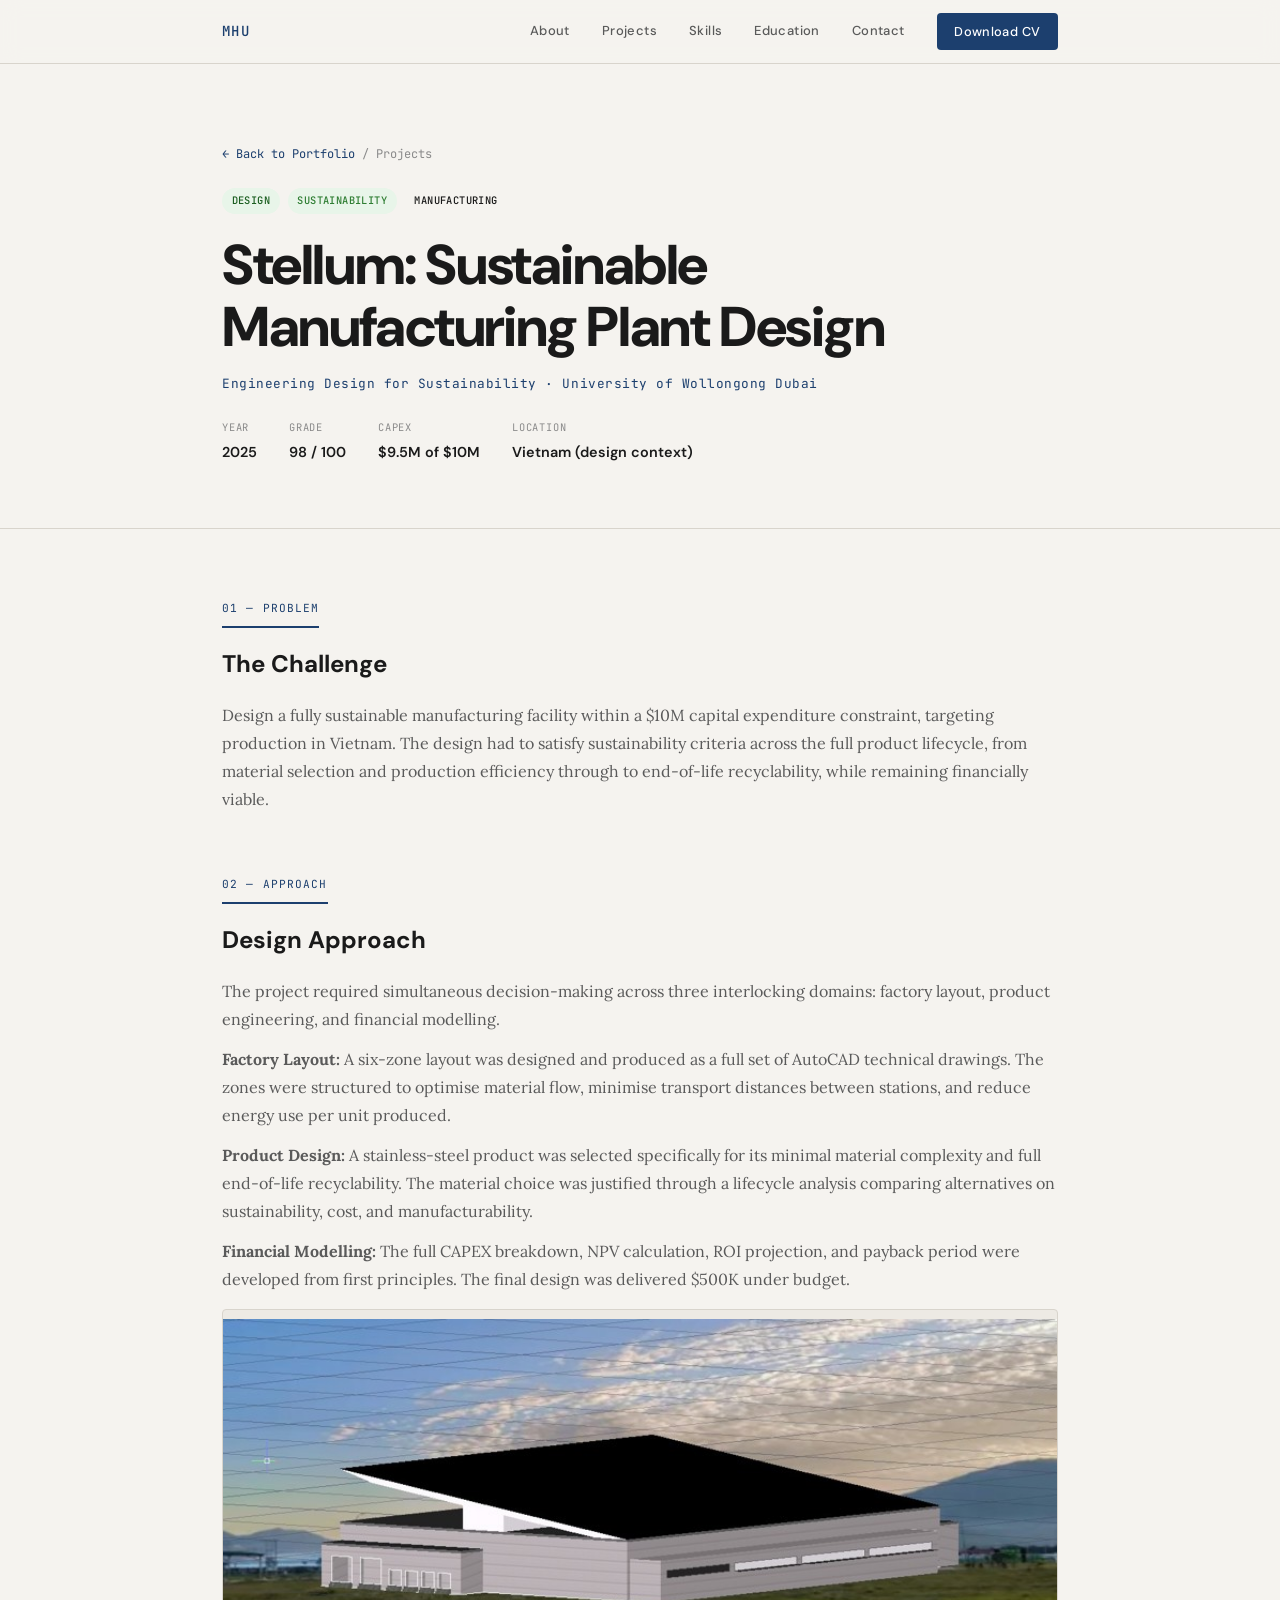
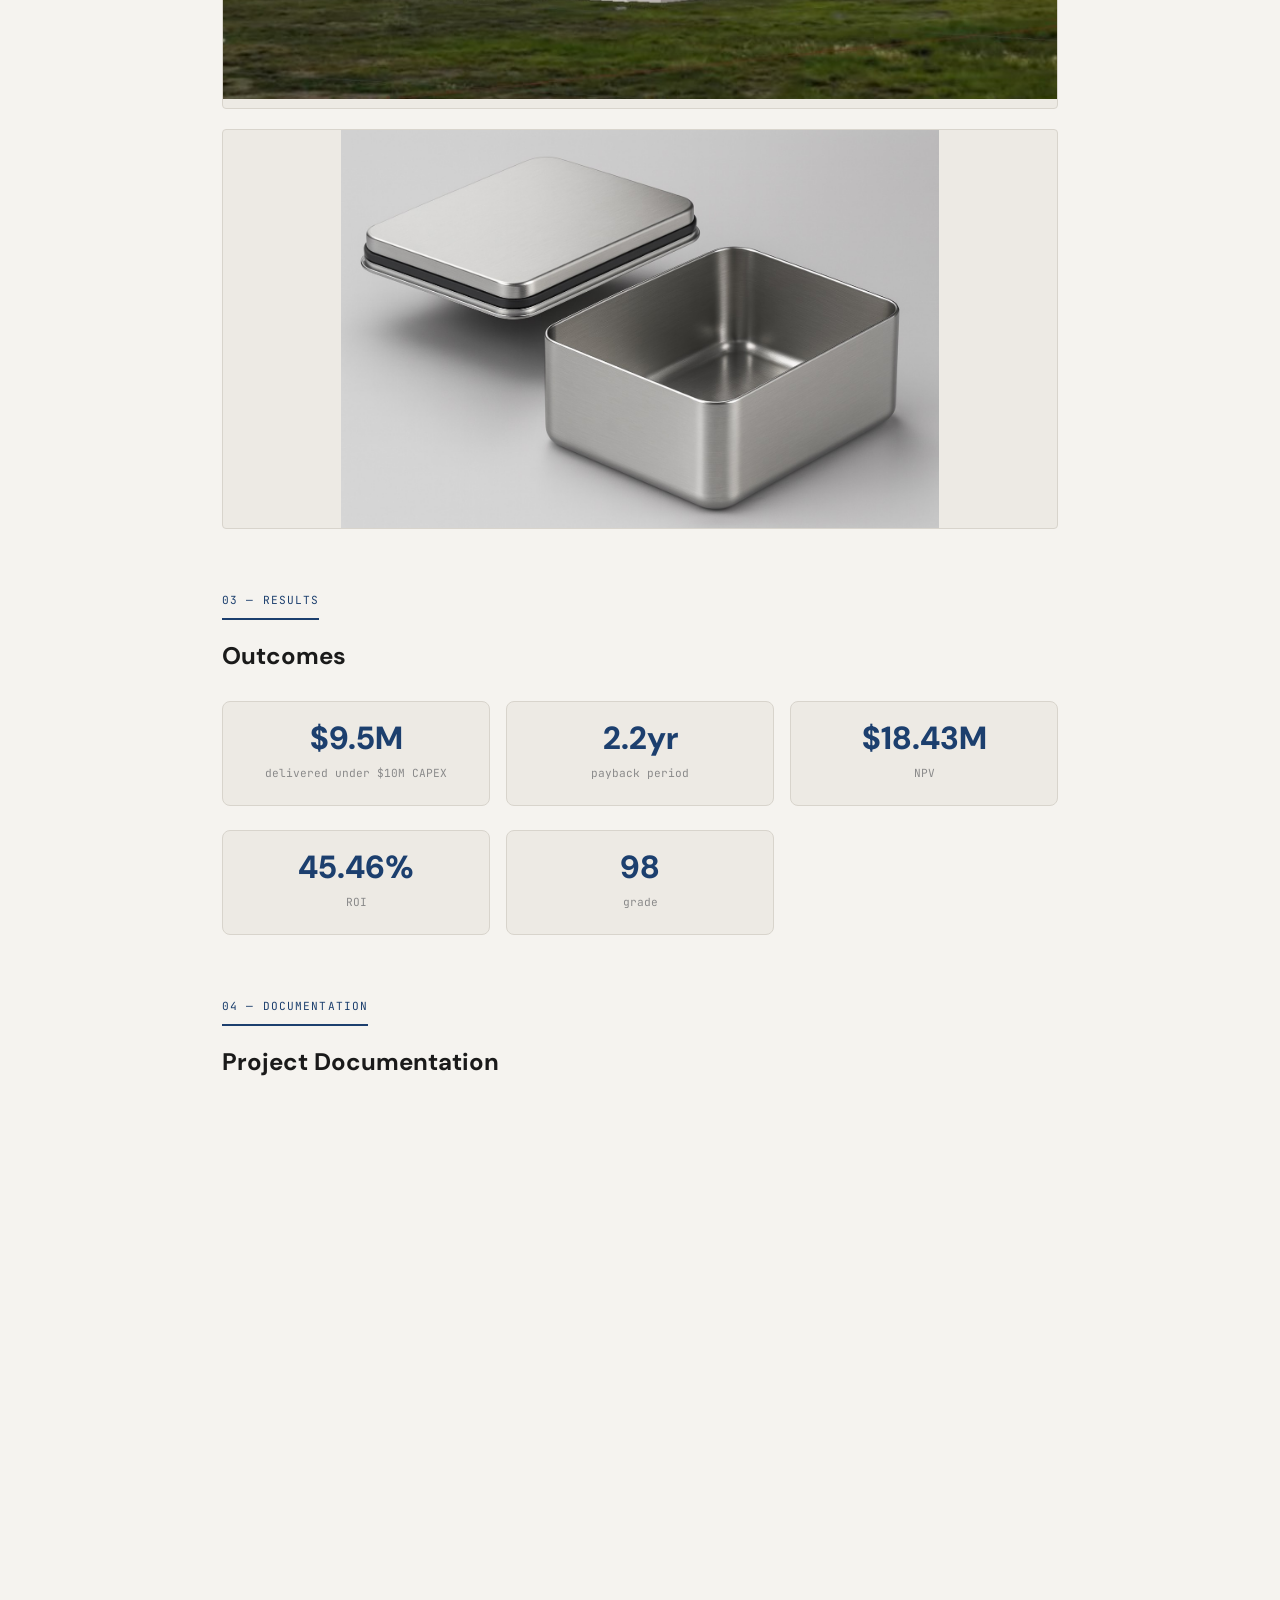
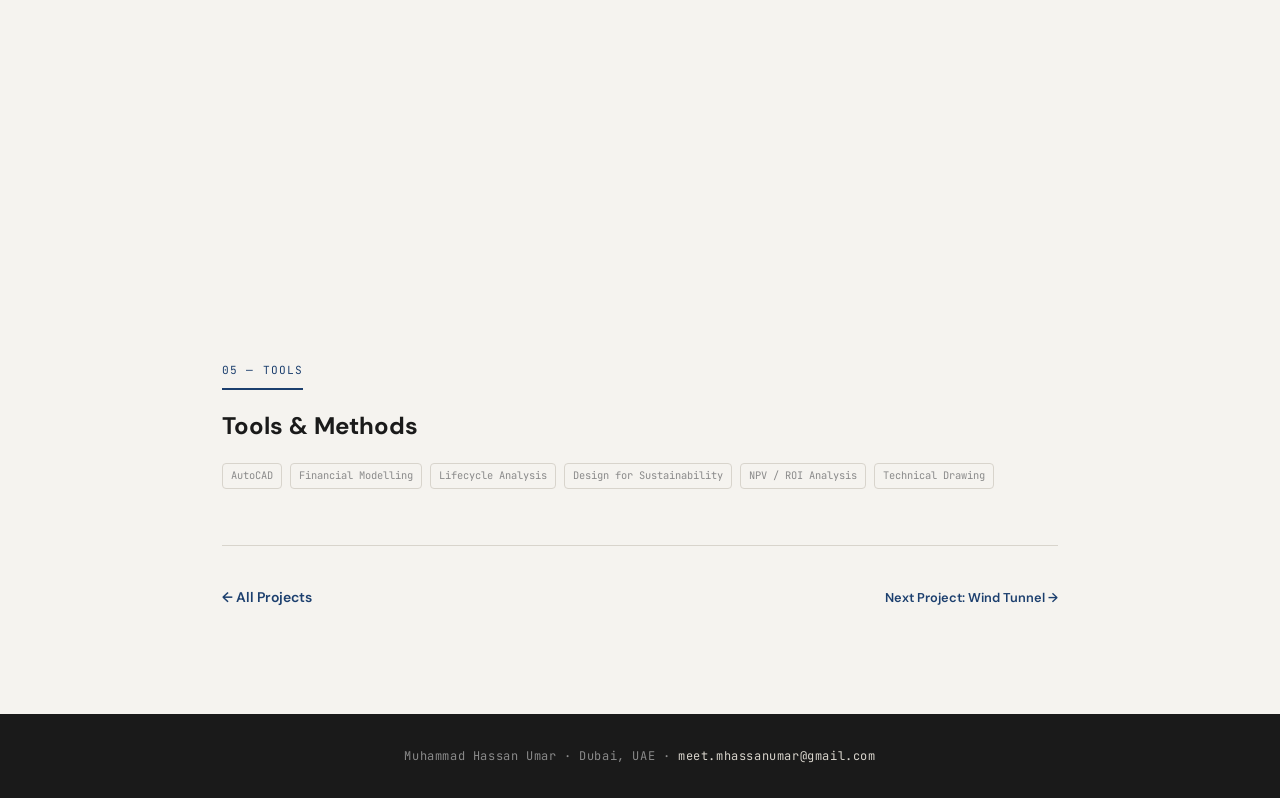
<file: projects/stellum.html>
<!DOCTYPE html>
<html lang="en">
<head>
  <meta charset="UTF-8" />
  <meta name="viewport" content="width=device-width, initial-scale=1.0" />
  <title>Stellum: Sustainable Manufacturing Plant — Hassan Umar</title>
  <link rel="preconnect" href="https://fonts.googleapis.com" />
  <link rel="preconnect" href="https://fonts.gstatic.com" crossorigin />
  <link href="https://fonts.googleapis.com/css2?family=DM+Sans:ital,opsz,wght@0,9..40,400;0,9..40,500;0,9..40,600;0,9..40,700;0,9..40,800;1,9..40,400&family=Lora:ital,wght@0,400;0,500;1,400&family=JetBrains+Mono:wght@400;500&display=swap" rel="stylesheet" />
  <link rel="stylesheet" href="../style.css" />
</head>
<body class="project-page">

  <header class="nav" id="nav">
    <div class="nav-inner">
      <a href="../index.html" class="nav-logo">MHU</a>
      <nav class="nav-links">
        <a href="../index.html#about">About</a>
        <a href="../index.html#projects">Projects</a>
        <a href="../index.html#skills">Skills</a>
        <a href="../index.html#education">Education</a>
        <a href="../index.html#contact">Contact</a>
        <a href="../assets/cv/hassan-cv.pdf" class="btn-nav" target="_blank" rel="noopener">Download CV</a>
      </nav>
      <button class="nav-hamburger" id="hamburger" aria-label="Open menu">
        <span></span><span></span><span></span>
      </button>
    </div>
  </header>

  <div class="mobile-drawer" id="mobileDrawer">
    <button class="drawer-close" id="drawerClose" aria-label="Close menu">✕</button>
    <nav class="drawer-links">
      <a href="../index.html#about">About</a>
      <a href="../index.html#projects">Projects</a>
      <a href="../index.html#skills">Skills</a>
      <a href="../index.html#education">Education</a>
      <a href="../index.html#contact">Contact</a>
      <a href="../assets/cv/hassan-cv.pdf" class="btn-drawer" target="_blank" rel="noopener">Download CV</a>
    </nav>
  </div>
  <div class="drawer-overlay" id="drawerOverlay"></div>

  <main>
    <div class="project-hero">
      <div class="container">
        <p class="project-breadcrumb"><a href="../index.html">← Back to Portfolio</a> / Projects</p>
        <div class="project-hero-tags">
          <span class="tag tag-design">Design</span>
          <span class="tag tag-sustainability">Sustainability</span>
          <span class="tag tag-manufacturing">Manufacturing</span>
        </div>
        <h1 class="project-hero-title">Stellum: Sustainable<br/>Manufacturing Plant Design</h1>
        <p class="project-hero-org">Engineering Design for Sustainability · University of Wollongong Dubai</p>
        <div class="project-hero-meta">
          <div class="project-meta-item">
            <span class="project-meta-label">Year</span>
            <span class="project-meta-value">2025</span>
          </div>
          <div class="project-meta-item">
            <span class="project-meta-label">Grade</span>
            <span class="project-meta-value">98 / 100</span>
          </div>
          <div class="project-meta-item">
            <span class="project-meta-label">CAPEX</span>
            <span class="project-meta-value">$9.5M of $10M</span>
          </div>
          <div class="project-meta-item">
            <span class="project-meta-label">Location</span>
            <span class="project-meta-value">Vietnam (design context)</span>
          </div>
        </div>
      </div>
    </div>

    <div class="project-body">
      <div class="container">

        <!-- PROBLEM -->
        <div class="project-section">
          <span class="project-section-label">01 — Problem</span>
          <h2>The Challenge</h2>
          <p>Design a fully sustainable manufacturing facility within a $10M capital expenditure constraint, targeting production in Vietnam. The design had to satisfy sustainability criteria across the full product lifecycle, from material selection and production efficiency through to end-of-life recyclability, while remaining financially viable.</p>
        </div>

        <!-- APPROACH -->
        <div class="project-section">
          <span class="project-section-label">02 — Approach</span>
          <h2>Design Approach</h2>
          <p>The project required simultaneous decision-making across three interlocking domains: factory layout, product engineering, and financial modelling.</p>
          <p><strong>Factory Layout:</strong> A six-zone layout was designed and produced as a full set of AutoCAD technical drawings. The zones were structured to optimise material flow, minimise transport distances between stations, and reduce energy use per unit produced.</p>
          <p><strong>Product Design:</strong> A stainless-steel product was selected specifically for its minimal material complexity and full end-of-life recyclability. The material choice was justified through a lifecycle analysis comparing alternatives on sustainability, cost, and manufacturability.</p>
          <p><strong>Financial Modelling:</strong> The full CAPEX breakdown, NPV calculation, ROI projection, and payback period were developed from first principles. The final design was delivered $500K under budget.</p>

          <div class="asset-grid">
            <img class="asset-placeholder" src="../assets/projects/stellum/factory-render.jpg" alt="3D rendering of factory layout" />
            <img class="asset-placeholder" src="../assets/projects/stellum/product-render.jpg" alt="3D rendering of product design" />
          </div>
        </div>

        <!-- RESULTS -->
        <div class="project-section">
          <span class="project-section-label">03 — Results</span>
          <h2>Outcomes</h2>
          <div class="result-grid">
            <div class="result-card">
              <span class="result-num">$9.5M</span>
              <span class="result-label">delivered under $10M CAPEX</span>
            </div>
            <div class="result-card">
              <span class="result-num">2.2yr</span>
              <span class="result-label">payback period</span>
            </div>
            <div class="result-card">
              <span class="result-num">$18.43M</span>
              <span class="result-label">NPV</span>
            </div>
          </div>
          <div class="result-grid" style="margin-top: 1rem;">
            <div class="result-card">
              <span class="result-num">45.46%</span>
              <span class="result-label">ROI</span>
            </div>
            <div class="result-card">
              <span class="result-num">98</span>
              <span class="result-label">grade</span>
            </div>
          </div>
        </div>

        <!-- ASSETS -->
        <div class="project-section">
          <span class="project-section-label">04 — Documentation</span>
          <h2>Project Documentation</h2>
          <div class="asset-grid" style="grid-template-columns: 1fr;">
            <iframe src="../assets/projects/stellum/stellum-technical-report.pdf#toolbar=0&navpanes=0" width="100%" height="800px" style="border: none;"></iframe>
          </div>
        </div>

        <!-- TOOLS -->
        <div class="project-section">
          <span class="project-section-label">05 — Tools</span>
          <h2>Tools &amp; Methods</h2>
          <div class="tools-used">
            <span class="tool-tag">AutoCAD</span>
            <span class="tool-tag">Financial Modelling</span>
            <span class="tool-tag">Lifecycle Analysis</span>
            <span class="tool-tag">Design for Sustainability</span>
            <span class="tool-tag">NPV / ROI Analysis</span>
            <span class="tool-tag">Technical Drawing</span>
          </div>
        </div>

        <div class="project-nav">
          <a href="../index.html#projects" class="project-nav-back">← All Projects</a>
          <a href="wind-tunnel.html" class="card-link">Next Project: Wind Tunnel →</a>
        </div>

      </div>
    </div>
  </main>

  <footer class="footer">
    <div class="container">
      <p class="mono footer-text">Muhammad Hassan Umar · Dubai, UAE · <a href="mailto:meet.mhassanumar@gmail.com">meet.mhassanumar@gmail.com</a></p>
    </div>
  </footer>

  <script src="../script.js"></script>
</body>
</html>
</file>
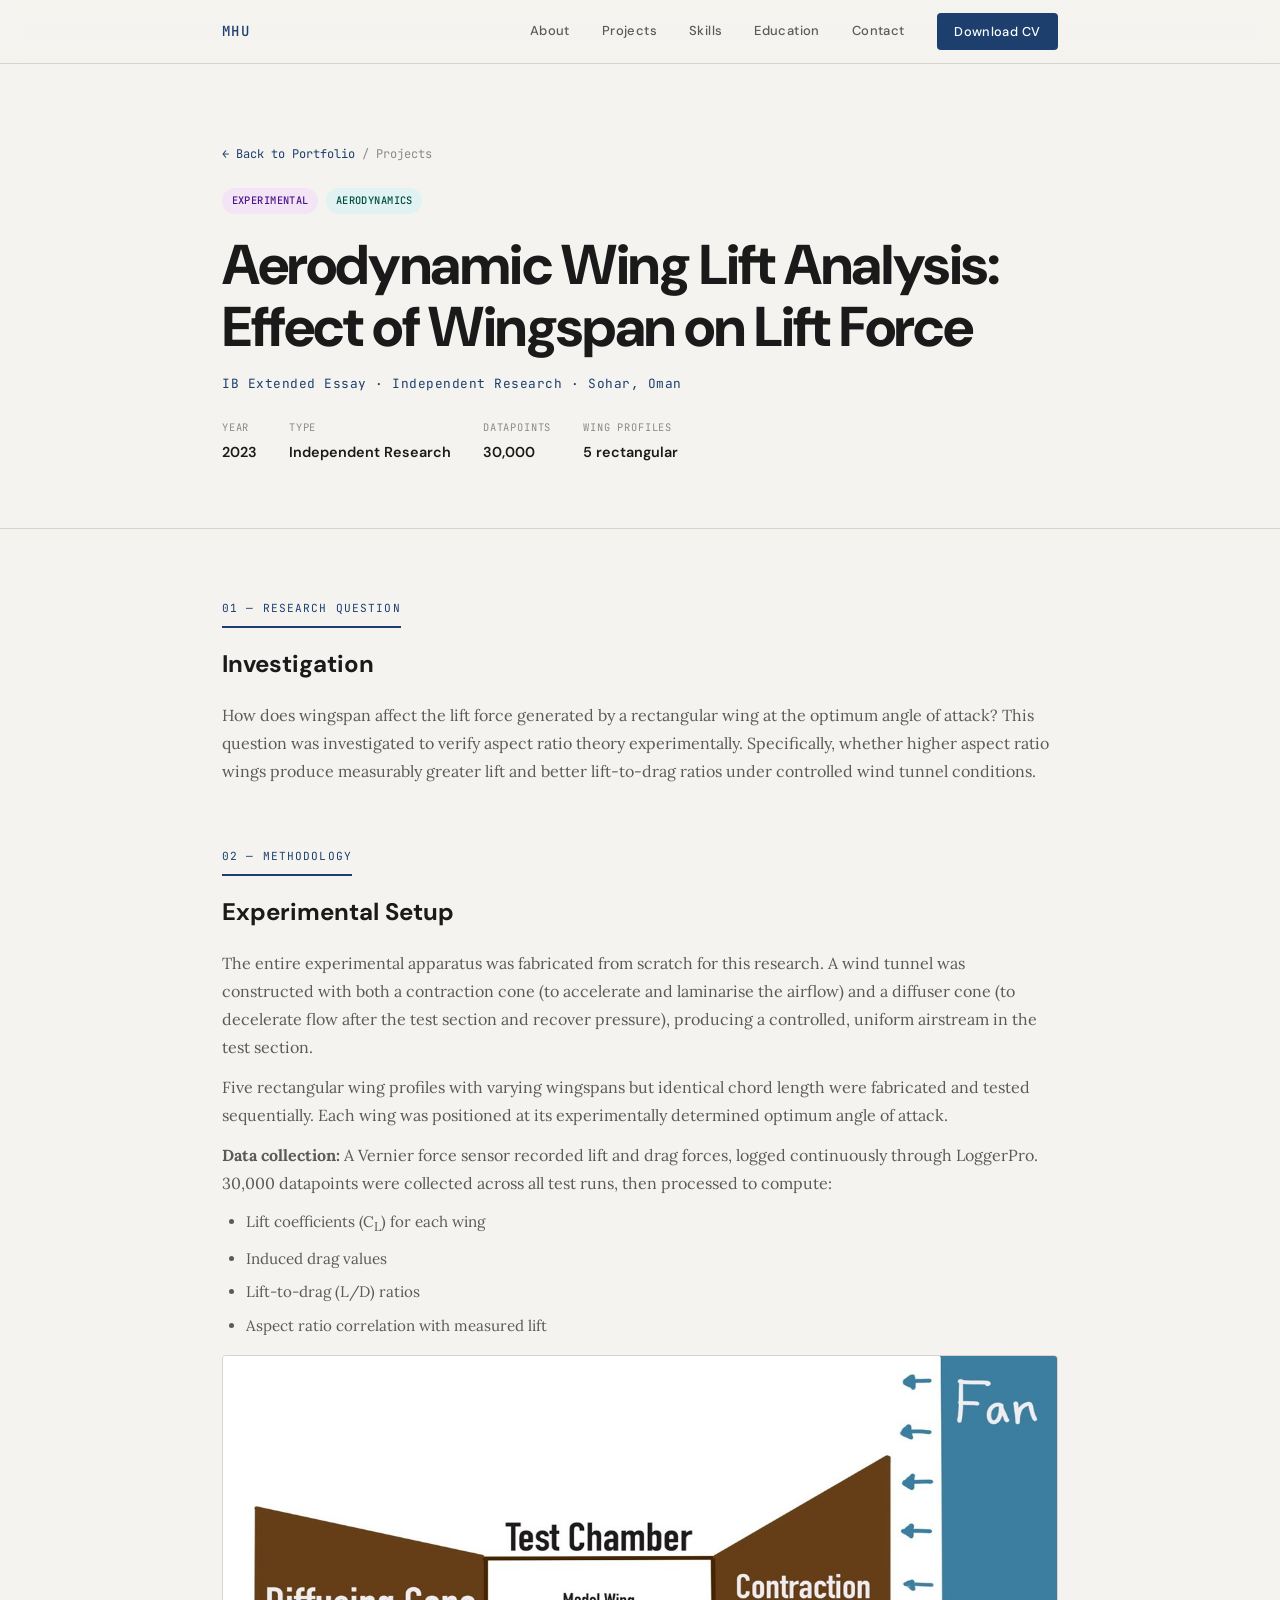
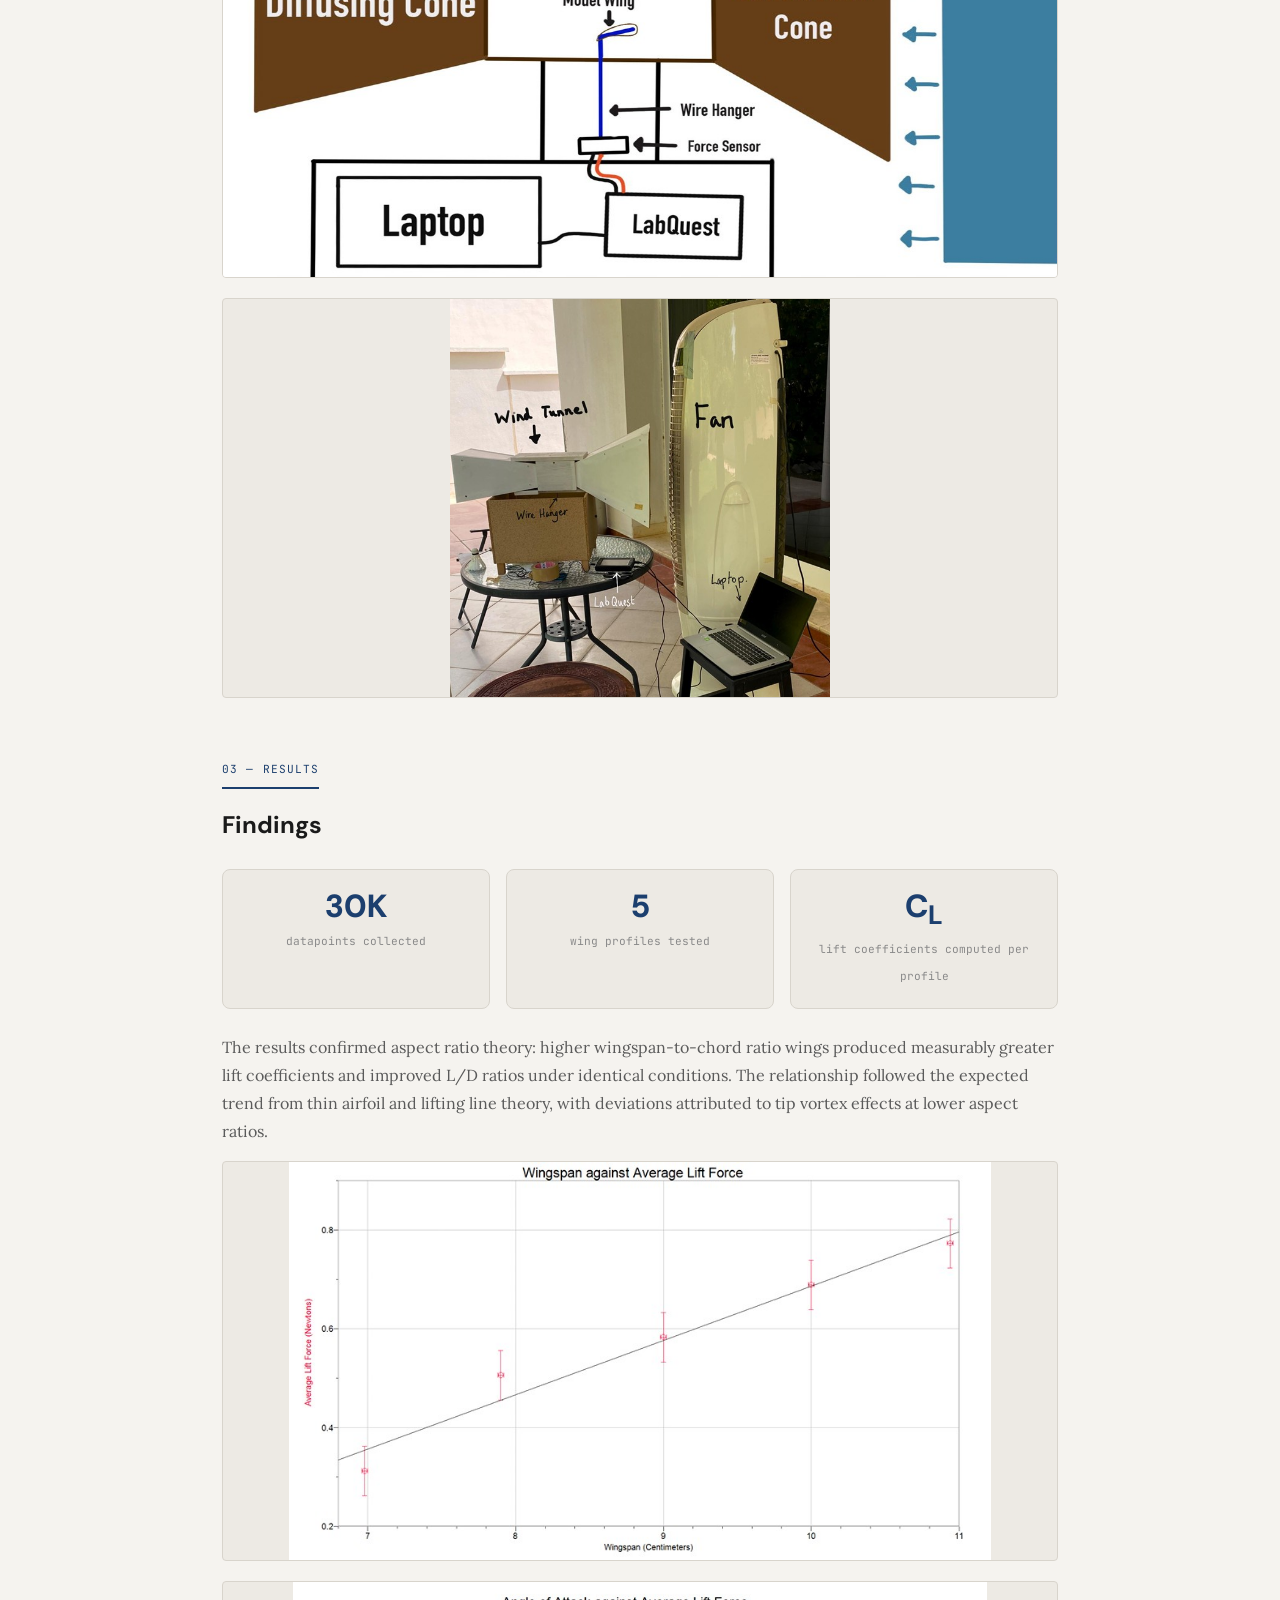
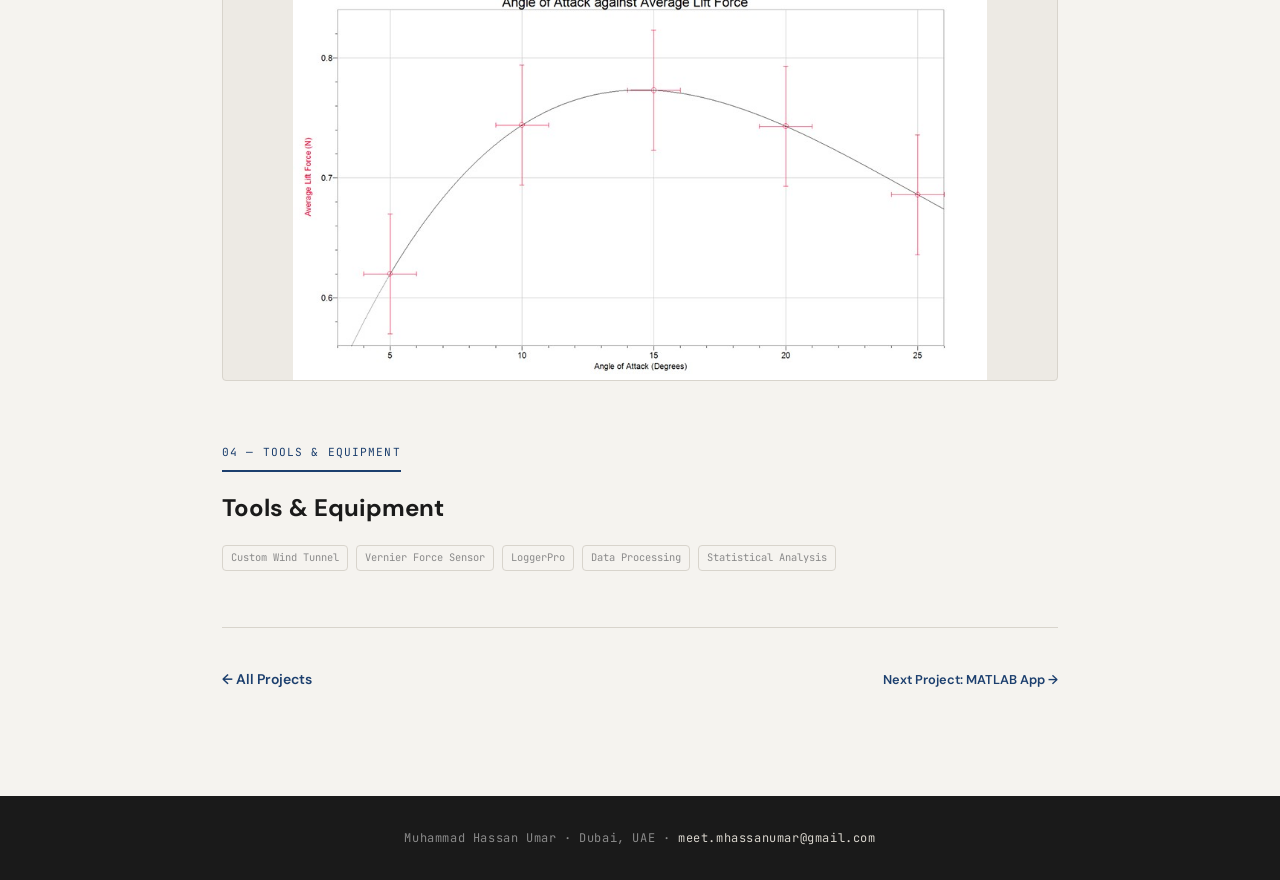
<file: projects/wind-tunnel.html>
<!DOCTYPE html>
<html lang="en">
<head>
  <meta charset="UTF-8" />
  <meta name="viewport" content="width=device-width, initial-scale=1.0" />
  <title>Aerodynamic Wing Lift Analysis — Hassan Umar</title>
  <link rel="preconnect" href="https://fonts.googleapis.com" />
  <link rel="preconnect" href="https://fonts.gstatic.com" crossorigin />
  <link href="https://fonts.googleapis.com/css2?family=DM+Sans:ital,opsz,wght@0,9..40,400;0,9..40,500;0,9..40,600;0,9..40,700;0,9..40,800;1,9..40,400&family=Lora:ital,wght@0,400;0,500;1,400&family=JetBrains+Mono:wght@400;500&display=swap" rel="stylesheet" />
  <link rel="stylesheet" href="../style.css" />
</head>
<body class="project-page">

  <header class="nav" id="nav">
    <div class="nav-inner">
      <a href="../index.html" class="nav-logo">MHU</a>
      <nav class="nav-links">
        <a href="../index.html#about">About</a>
        <a href="../index.html#projects">Projects</a>
        <a href="../index.html#skills">Skills</a>
        <a href="../index.html#education">Education</a>
        <a href="../index.html#contact">Contact</a>
        <a href="../assets/cv/hassan-cv.pdf" class="btn-nav" target="_blank" rel="noopener">Download CV</a>
      </nav>
      <button class="nav-hamburger" id="hamburger" aria-label="Open menu">
        <span></span><span></span><span></span>
      </button>
    </div>
  </header>

  <div class="mobile-drawer" id="mobileDrawer">
    <button class="drawer-close" id="drawerClose" aria-label="Close menu">✕</button>
    <nav class="drawer-links">
      <a href="../index.html#about">About</a>
      <a href="../index.html#projects">Projects</a>
      <a href="../index.html#skills">Skills</a>
      <a href="../index.html#education">Education</a>
      <a href="../index.html#contact">Contact</a>
      <a href="../assets/cv/hassan-cv.pdf" class="btn-drawer" target="_blank" rel="noopener">Download CV</a>
    </nav>
  </div>
  <div class="drawer-overlay" id="drawerOverlay"></div>

  <main>
    <div class="project-hero">
      <div class="container">
        <p class="project-breadcrumb"><a href="../index.html">← Back to Portfolio</a> / Projects</p>
        <div class="project-hero-tags">
          <span class="tag tag-experimental">Experimental</span>
          <span class="tag tag-aero">Aerodynamics</span>
        </div>
        <h1 class="project-hero-title">Aerodynamic Wing Lift Analysis:<br/>Effect of Wingspan on Lift Force</h1>
        <p class="project-hero-org">IB Extended Essay · Independent Research · Sohar, Oman</p>
        <div class="project-hero-meta">
          <div class="project-meta-item">
            <span class="project-meta-label">Year</span>
            <span class="project-meta-value">2023</span>
          </div>
          <div class="project-meta-item">
            <span class="project-meta-label">Type</span>
            <span class="project-meta-value">Independent Research</span>
          </div>
          <div class="project-meta-item">
            <span class="project-meta-label">Datapoints</span>
            <span class="project-meta-value">30,000</span>
          </div>
          <div class="project-meta-item">
            <span class="project-meta-label">Wing Profiles</span>
            <span class="project-meta-value">5 rectangular</span>
          </div>
        </div>
      </div>
    </div>

    <div class="project-body">
      <div class="container">

        <!-- PROBLEM -->
        <div class="project-section">
          <span class="project-section-label">01 — Research Question</span>
          <h2>Investigation</h2>
          <p>How does wingspan affect the lift force generated by a rectangular wing at the optimum angle of attack? This question was investigated to verify aspect ratio theory experimentally. Specifically, whether higher aspect ratio wings produce measurably greater lift and better lift-to-drag ratios under controlled wind tunnel conditions.</p>
        </div>

        <!-- APPROACH -->
        <div class="project-section">
          <span class="project-section-label">02 — Methodology</span>
          <h2>Experimental Setup</h2>
          <p>The entire experimental apparatus was fabricated from scratch for this research. A wind tunnel was constructed with both a contraction cone (to accelerate and laminarise the airflow) and a diffuser cone (to decelerate flow after the test section and recover pressure), producing a controlled, uniform airstream in the test section.</p>
          <p>Five rectangular wing profiles with varying wingspans but identical chord length were fabricated and tested sequentially. Each wing was positioned at its experimentally determined optimum angle of attack.</p>
          <p><strong>Data collection:</strong> A Vernier force sensor recorded lift and drag forces, logged continuously through LoggerPro. 30,000 datapoints were collected across all test runs, then processed to compute:</p>
          <ul>
            <li>Lift coefficients (C<sub>L</sub>) for each wing</li>
            <li>Induced drag values</li>
            <li>Lift-to-drag (L/D) ratios</li>
            <li>Aspect ratio correlation with measured lift</li>
          </ul>

          <div class="asset-grid" style="align-items: stretch;">
            <img class= "asset-placeholder" src="../assets/projects/wind-tunnel/theoretical-setup.jpg" alt="Schematic of the experimental setup showing wind tunnel, wing profile, and force sensor" style="width: 100%; height: 100%; object-fit: fill;" />
            <img class= "asset-placeholder" src="../assets/projects/wind-tunnel/experimental-setup.jpg" alt="Photograph of the custom-built wind tunnel with a wing profile mounted in the test section" />
          </div>
        </div>

        <!-- RESULTS -->
        <div class="project-section">
          <span class="project-section-label">03 — Results</span>
          <h2>Findings</h2>
          <div class="result-grid">
            <div class="result-card">
              <span class="result-num">30K</span>
              <span class="result-label">datapoints collected</span>
            </div>
            <div class="result-card">
              <span class="result-num">5</span>
              <span class="result-label">wing profiles tested</span>
            </div>
            <div class="result-card">
              <span class="result-num">C<sub>L</sub></span>
              <span class="result-label">lift coefficients computed per profile</span>
            </div>
          </div>
          <p>The results confirmed aspect ratio theory: higher wingspan-to-chord ratio wings produced measurably greater lift coefficients and improved L/D ratios under identical conditions. The relationship followed the expected trend from thin airfoil and lifting line theory, with deviations attributed to tip vortex effects at lower aspect ratios.</p>

          <div class="asset-grid">
            <img class="asset-placeholder" src="../assets/projects/wind-tunnel/wingspan-vs-lift-force.jpg" alt="Graph showing the relationship between wingspan and lift force, with data points for each wing profile" />

            <img class="asset-placeholder" src="../assets/projects/wind-tunnel/aoa-vs-lift-force.jpg" alt="Graph showing the relationship between angle of attack and lift force for one of the wing profiles, indicating the optimum angle of attack" />
          </div>
        </div>

        <!-- TOOLS -->
        <div class="project-section">
          <span class="project-section-label">04 — Tools &amp; Equipment</span>
          <h2>Tools &amp; Equipment</h2>
          <div class="tools-used">
            <span class="tool-tag">Custom Wind Tunnel</span>
            <span class="tool-tag">Vernier Force Sensor</span>
            <span class="tool-tag">LoggerPro</span>
            <span class="tool-tag">Data Processing</span>
            <span class="tool-tag">Statistical Analysis</span>
          </div>
        </div>

        <div class="project-nav">
          <a href="../index.html#projects" class="project-nav-back">← All Projects</a>
          <a href="matlab-app.html" class="card-link">Next Project: MATLAB App →</a>
        </div>

      </div>
    </div>
  </main>

  <footer class="footer">
    <div class="container">
      <p class="mono footer-text">Muhammad Hassan Umar · Dubai, UAE · <a href="mailto:meet.mhassanumar@gmail.com">meet.mhassanumar@gmail.com</a></p>
    </div>
  </footer>

  <script src="../script.js"></script>
</body>
</html>
</file>
<file: style.css>
/* ============================================================
   MUHAMMAD HASSAN UMAR — PORTFOLIO
   style.css
   ============================================================ */

/* ── CSS VARIABLES ─────────────────────────────────────────── */
:root {
  --bg:           #F5F3EF;
  --bg-alt:       #EDEAE4;
  --text:         #1A1A1A;
  --text-sec:     #5A5A5A;
  --text-ter:     #8A8A8A;
  --accent:       #1C3F6E;
  --accent-light: #D6E4F5;
  --border:       #D8D4CC;
  --white:        #FFFFFF;

  --font-display: 'DM Sans', sans-serif;
  --font-body:    'Lora', serif;
  --font-mono:    'JetBrains Mono', monospace;

  --max-w:    900px;
  --radius:   4px;
  --radius-lg: 8px;

  --nav-h:    64px;
}

/* ── RESET ──────────────────────────────────────────────────── */
*, *::before, *::after { box-sizing: border-box; margin: 0; padding: 0; }
html { scroll-behavior: smooth; font-size: 16px; }
body {
  background: var(--bg);
  color: var(--text);
  font-family: var(--font-body);
  line-height: 1.7;
  -webkit-font-smoothing: antialiased;
}
img { max-width: 100%; display: block; }
a { color: inherit; text-decoration: none; }
ul { list-style: none; }

/* ── UTILITIES ──────────────────────────────────────────────── */
.mono {
  font-family: var(--font-mono);
  font-size: 0.75rem;
  letter-spacing: 0.05em;
}
.container {
  max-width: var(--max-w);
  margin: 0 auto;
  padding: 0 2rem;
}

/* ── BUTTONS ────────────────────────────────────────────────── */
.btn-primary {
  display: inline-block;
  background: var(--accent);
  color: var(--white);
  font-family: var(--font-display);
  font-size: 0.875rem;
  font-weight: 600;
  letter-spacing: 0.04em;
  padding: 0.75rem 1.75rem;
  border-radius: var(--radius);
  transition: background 0.2s, transform 0.15s;
}
.btn-primary:hover { background: #152f52; transform: translateY(-1px); }

.btn-secondary {
  display: inline-block;
  border: 1.5px solid var(--accent);
  color: var(--accent);
  font-family: var(--font-display);
  font-size: 0.875rem;
  font-weight: 600;
  letter-spacing: 0.04em;
  padding: 0.75rem 1.75rem;
  border-radius: var(--radius);
  transition: background 0.2s, color 0.2s, transform 0.15s;
}
.btn-secondary:hover {
  background: var(--accent);
  color: var(--white);
  transform: translateY(-1px);
}

.btn-large { padding: 1rem 2.25rem; font-size: 1rem; }

/* ── NAV ────────────────────────────────────────────────────── */
.nav {
  position: fixed;
  top: 0; left: 0; right: 0;
  height: var(--nav-h);
  background: rgba(245, 243, 239, 0.92);
  backdrop-filter: blur(10px);
  -webkit-backdrop-filter: blur(10px);
  border-bottom: 1px solid var(--border);
  z-index: 100;
  transition: transform 0.3s ease;
}
.nav.hidden { transform: translateY(-100%); }

.nav-inner {
  max-width: var(--max-w);
  margin: 0 auto;
  padding: 0 2rem;
  height: 100%;
  display: flex;
  align-items: center;
  justify-content: space-between;
}

.nav-logo {
  font-family: var(--font-mono);
  font-size: 0.875rem;
  font-weight: 500;
  color: var(--accent);
  letter-spacing: 0.1em;
}

.nav-links {
  display: flex;
  align-items: center;
  gap: 2rem;
}
.nav-links a {
  font-family: var(--font-display);
  font-size: 0.8125rem;
  font-weight: 500;
  color: var(--text-sec);
  letter-spacing: 0.03em;
  transition: color 0.2s;
}
.nav-links a:hover { color: var(--accent); }
.btn-nav {
  background: var(--accent) !important;
  color: var(--white) !important;
  font-size: 0.8rem !important;
  padding: 0.45rem 1.1rem;
  border-radius: var(--radius);
  transition: background 0.2s !important;
}
.btn-nav:hover { background: #152f52 !important; }

.nav-hamburger {
  display: none;
  flex-direction: column;
  gap: 5px;
  background: none;
  border: none;
  cursor: pointer;
  padding: 4px;
}
.nav-hamburger span {
  display: block;
  width: 22px;
  height: 2px;
  background: var(--text);
  border-radius: 2px;
  transition: 0.2s;
}

/* ── MOBILE DRAWER ──────────────────────────────────────────── */
.mobile-drawer {
  position: fixed;
  top: 0; right: -100%;
  width: min(320px, 85vw);
  height: 100%;
  background: var(--white);
  z-index: 200;
  padding: 3rem 2rem;
  transition: right 0.3s ease;
  display: flex;
  flex-direction: column;
}
.mobile-drawer.open { right: 0; }
.drawer-close {
  position: absolute;
  top: 1.25rem; right: 1.5rem;
  background: none;
  border: none;
  font-size: 1.2rem;
  cursor: pointer;
  color: var(--text-sec);
}
.drawer-links {
  display: flex;
  flex-direction: column;
  gap: 1.5rem;
  margin-top: 2rem;
}
.drawer-links a {
  font-family: var(--font-display);
  font-size: 1.125rem;
  font-weight: 600;
  color: var(--text);
  transition: color 0.2s;
}
.drawer-links a:hover { color: var(--accent); }
.btn-drawer {
  display: inline-block;
  margin-top: 0.5rem;
  background: var(--accent) !important;
  color: var(--white) !important;
  padding: 0.75rem 1.5rem;
  border-radius: var(--radius);
  font-size: 0.9rem !important;
  font-weight: 600;
  text-align: center;
}
.drawer-overlay {
  display: none;
  position: fixed;
  inset: 0;
  background: rgba(0,0,0,0.4);
  z-index: 150;
}
.drawer-overlay.active { display: block; }

/* ── HERO ───────────────────────────────────────────────────── */
.hero {
  min-height: 100vh;
  display: flex;
  flex-direction: column;
  justify-content: center;
  padding: calc(var(--nav-h) + 4rem) 2rem 4rem;
  position: relative;
}
.hero-inner {
  max-width: var(--max-w);
  margin: 0 auto;
  width: 100%;
}
.hero-tag {
  display: inline-flex;
  align-items: center;
  gap: 0.75rem;
  font-family: var(--font-mono);
  font-size: 0.75rem;
  color: var(--text-ter);
  letter-spacing: 0.08em;
  text-transform: uppercase;
  margin-bottom: 1.5rem;
  padding: 0.4rem 0.9rem;
  border: 1px solid var(--border);
  border-radius: 999px;
}
.hero-tag .mono { color: var(--accent); }

.hero-name {
  font-family: var(--font-display);
  font-size: clamp(3rem, 8vw, 6rem);
  font-weight: 800;
  line-height: 1.0;
  letter-spacing: -0.03em;
  color: var(--text);
  margin-bottom: 1.5rem;
}

.hero-sub {
  font-family: var(--font-display);
  font-size: 1rem;
  font-weight: 500;
  color: var(--accent);
  letter-spacing: 0.04em;
  text-transform: uppercase;
  margin-bottom: 1rem;
}

.hero-line {
  font-family: var(--font-body);
  font-size: 1.125rem;
  font-style: italic;
  color: var(--text-sec);
  max-width: 520px;
  margin-bottom: 2.5rem;
}

.hero-ctas {
  display: flex;
  gap: 1rem;
  flex-wrap: wrap;
  margin-bottom: 4rem;
}

.hero-stats {
  display: flex;
  align-items: center;
  gap: 2rem;
  flex-wrap: wrap;
}
.stat { display: flex; flex-direction: column; }
.stat-num {
  font-family: var(--font-display);
  font-size: 2rem;
  font-weight: 800;
  color: var(--accent);
  line-height: 1;
}
.stat-label {
  font-family: var(--font-mono);
  font-size: 0.7rem;
  color: var(--text-ter);
  letter-spacing: 0.08em;
  text-transform: uppercase;
  margin-top: 0.25rem;
}
.stat-divider {
  width: 1px;
  height: 40px;
  background: var(--border);
}

.hero-scroll-indicator {
  position: absolute;
  bottom: 2.5rem;
  left: 50%;
  transform: translateX(-50%);
  display: flex;
  flex-direction: column;
  align-items: center;
  gap: 0.5rem;
  color: var(--text-ter);
}
.hero-scroll-indicator .mono { font-size: 0.65rem; letter-spacing: 0.12em; text-transform: uppercase; }
.scroll-line {
  width: 1px;
  height: 40px;
  background: linear-gradient(to bottom, var(--text-ter), transparent);
  animation: scrollPulse 2s ease infinite;
}
@keyframes scrollPulse {
  0%, 100% { opacity: 0.4; }
  50% { opacity: 1; }
}

/* ── SECTIONS ───────────────────────────────────────────────── */
.section { padding: 6rem 0; }
.section-alt { background: var(--bg-alt); }

.section-header {
  display: flex;
  align-items: baseline;
  gap: 1rem;
  margin-bottom: 3rem;
  padding-bottom: 1.5rem;
  border-bottom: 1px solid var(--border);
}
.section-num { color: var(--text-ter); }
.section-title {
  font-family: var(--font-display);
  font-size: clamp(1.75rem, 4vw, 2.5rem);
  font-weight: 800;
  letter-spacing: -0.02em;
  color: var(--text);
}
.section-intro {
  font-size: 1rem;
  color: var(--text-sec);
  font-style: italic;
  margin-top: -1.5rem;
  margin-bottom: 2.5rem;
}

/* ── ABOUT ──────────────────────────────────────────────────── */
.about-grid {
  display: grid;
  grid-template-columns: 200px 1fr;
  gap: 3rem;
  align-items: start;
}
.about-photo-placeholder {
  width: 100%;
  aspect-ratio: 3/4;
  background: var(--bg-alt);
  border: 1.5px dashed var(--border);
  border-radius: var(--radius-lg);
  display: flex;
  align-items: center;
  justify-content: center;
  overflow: hidden;
}
.about-photo-placeholder img {
  width: 100%;
  height: 100%;
  object-fit: cover;
  border-radius: var(--radius-lg);
}
.photo-placeholder-inner {
  display: flex;
  flex-direction: column;
  align-items: center;
  gap: 0.5rem;
  color: var(--text-ter);
}
.about-text-col p {
  font-size: 1rem;
  color: var(--text-sec);
  margin-bottom: 1rem;
}
.about-lead {
  font-size: 1.125rem !important;
  color: var(--text) !important;
  font-weight: 500;
  font-style: italic;
}
.about-meta {
  margin-top: 2rem;
  padding-top: 1.5rem;
  border-top: 1px solid var(--border);
  display: flex;
  flex-direction: column;
  gap: 0.75rem;
}
.meta-item { display: flex; gap: 1.5rem; align-items: baseline; }
.meta-label { color: var(--text-ter); min-width: 80px; }
.meta-value {
  font-family: var(--font-display);
  font-size: 0.875rem;
  font-weight: 500;
  color: var(--text);
}

/* ── PROJECTS ───────────────────────────────────────────────── */
.projects-grid {
  display: grid;
  grid-template-columns: repeat(2, 1fr);
  gap: 1.5rem;
}
.project-card {
  background: var(--white);
  border: 1px solid var(--border);
  border-radius: var(--radius-lg);
  padding: 1.75rem;
  display: flex;
  flex-direction: column;
  gap: 0.75rem;
  transition: transform 0.2s, box-shadow 0.2s, border-color 0.2s;
}
.project-card:hover {
  transform: translateY(-3px);
  box-shadow: 0 8px 32px rgba(28, 63, 110, 0.1);
  border-color: var(--accent);
}

.card-header {
  display: flex;
  justify-content: space-between;
  align-items: flex-start;
  flex-wrap: wrap;
  gap: 0.5rem;
}
.card-tags { display: flex; gap: 0.5rem; flex-wrap: wrap; }
.tag {
  font-family: var(--font-mono);
  font-size: 0.65rem;
  font-weight: 500;
  padding: 0.25rem 0.6rem;
  border-radius: 999px;
  letter-spacing: 0.04em;
  text-transform: uppercase;
}
.tag-industry     { background: #FFF3E0; color: #E65100; }
.tag-data         { background: #E3F2FD; color: #0D47A1; }
.tag-design       { background: #E8F5E9; color: #1B5E20; }
.tag-sustainability { background: #E8F5E9; color: #2E7D32; }
.tag-experimental { background: #F3E5F5; color: #4A148C; }
.tag-aero         { background: #E0F2F1; color: #004D40; }
.tag-computational{ background: #FFF8E1; color: #E65100; }

.card-date { color: var(--text-ter); }

.card-title {
  font-family: var(--font-display);
  font-size: 1.125rem;
  font-weight: 700;
  color: var(--text);
  line-height: 1.3;
}
.card-org {
  font-family: var(--font-mono);
  font-size: 0.7rem;
  color: var(--accent);
  letter-spacing: 0.04em;
}
.card-desc {
  font-size: 0.875rem;
  color: var(--text-sec);
  line-height: 1.65;
  flex-grow: 1;
}

.card-results {
  display: flex;
  gap: 1rem;
  flex-wrap: wrap;
  padding: 0.75rem;
  background: var(--bg);
  border-radius: var(--radius);
  border: 1px solid var(--border);
}
.result-item { display: flex; flex-direction: column; }
.result-num {
  font-family: var(--font-display);
  font-size: 1.25rem;
  font-weight: 800;
  color: var(--accent);
  line-height: 1;
}
.result-label {
  font-family: var(--font-mono);
  font-size: 0.65rem;
  color: var(--text-ter);
  margin-top: 0.2rem;
  max-width: 130px;
  line-height: 1.3;
}

.card-footer {
  display: flex;
  justify-content: space-between;
  align-items: flex-end;
  flex-wrap: wrap;
  gap: 0.75rem;
  padding-top: 0.75rem;
  border-top: 1px solid var(--border);
  margin-top: auto;
}
.card-tools { display: flex; gap: 0.4rem; flex-wrap: wrap; }
.tool-tag {
  font-family: var(--font-mono);
  font-size: 0.65rem;
  color: var(--text-ter);
  padding: 0.2rem 0.5rem;
  border: 1px solid var(--border);
  border-radius: var(--radius);
}
.card-link {
  font-family: var(--font-display);
  font-size: 0.8rem;
  font-weight: 600;
  color: var(--accent);
  transition: gap 0.2s;
  white-space: nowrap;
}
.card-link:hover { text-decoration: underline; }

/* ── SKILLS ─────────────────────────────────────────────────── */
.skills-grid {
  display: grid;
  grid-template-columns: repeat(2, 1fr);
  gap: 2.5rem;
}
.skills-group-title {
  font-family: var(--font-display);
  font-size: 0.9rem;
  font-weight: 700;
  letter-spacing: 0.03em;
  color: var(--text);
  margin-bottom: 1rem;
  display: flex;
  align-items: center;
  gap: 0.75rem;
}
.skills-group-title .mono { color: var(--accent); }
.skills-list { display: flex; flex-direction: column; gap: 0.6rem; }
.skills-list li {
  font-size: 0.9rem;
  color: var(--text);
  padding-bottom: 0.6rem;
  border-bottom: 1px solid var(--border);
}
.skills-list li:last-child { border-bottom: none; }
.skill-note {
  font-family: var(--font-mono);
  font-size: 0.7rem;
  color: var(--text-ter);
}

/* ── EDUCATION ──────────────────────────────────────────────── */
.education-list { display: flex; flex-direction: column; gap: 0; }
.edu-item {
  display: grid;
  grid-template-columns: 200px 1fr;
  gap: 2.5rem;
  padding: 2.5rem 0;
  border-bottom: 1px solid var(--border);
}
.edu-item:first-child { padding-top: 0; }
.edu-item:last-child { border-bottom: none; }

.edu-meta { display: flex; flex-direction: column; gap: 0.25rem; padding-top: 0.25rem; }
.edu-date { color: var(--text-sec); }
.edu-location { font-family: var(--font-mono); font-size: 0.7rem; color: var(--text-ter); }

.edu-degree {
  font-family: var(--font-display);
  font-size: 1.0625rem;
  font-weight: 700;
  color: var(--text);
  margin-bottom: 0.25rem;
}
.edu-institution {
  font-family: var(--font-mono);
  font-size: 0.75rem;
  color: var(--accent);
  letter-spacing: 0.04em;
  margin-bottom: 0.75rem;
}
.edu-highlights { display: flex; gap: 0.5rem; flex-wrap: wrap; margin-bottom: 0.75rem; }
.edu-badge {
  font-family: var(--font-mono);
  font-size: 0.7rem;
  background: var(--accent-light);
  color: var(--accent);
  padding: 0.25rem 0.6rem;
  border-radius: 999px;
  font-weight: 500;
}
.edu-coursework {
  font-size: 0.85rem;
  color: var(--text-sec);
  line-height: 1.6;
}
.edu-coursework-label {
  display: block;
  color: var(--text-ter);
  margin-bottom: 0.25rem;
}

/* ── CONTACT ────────────────────────────────────────────────── */
.contact-grid {
  display: grid;
  grid-template-columns: 1fr 1fr;
  gap: 4rem;
  align-items: start;
}
.contact-lead {
  font-size: 1.0625rem;
  font-style: italic;
  color: var(--text-sec);
  margin-bottom: 2rem;
  line-height: 1.7;
}
.contact-links { display: flex; flex-direction: column; gap: 0; }
.contact-item {
  display: flex;
  flex-direction: column;
  padding: 1.25rem 0;
  border-bottom: 1px solid var(--border);
  transition: background 0.2s;
}
.contact-item:first-child { border-top: 1px solid var(--border); }
.contact-label { color: var(--text-ter); margin-bottom: 0.2rem; }
.contact-value {
  font-family: var(--font-display);
  font-size: 0.875rem;
  font-weight: 500;
  color: var(--accent);
  transition: text-decoration 0.1s;
}
.contact-item:hover .contact-value { text-decoration: underline; }

/* ── FOOTER ─────────────────────────────────────────────────── */
.footer {
  background: var(--text);
  padding: 2rem 0;
}
.footer-text {
  color: var(--text-ter);
  font-size: 0.75rem;
  text-align: center;
}
.footer-text a { color: var(--border); transition: color 0.2s; }
.footer-text a:hover { color: var(--white); }

/* ── PROJECT PAGE STYLES ────────────────────────────────────── */
.project-page { padding-top: var(--nav-h); }
.project-hero {
  padding: 5rem 0 4rem;
  border-bottom: 1px solid var(--border);
}
.project-breadcrumb {
  font-family: var(--font-mono);
  font-size: 0.75rem;
  color: var(--text-ter);
  margin-bottom: 1.5rem;
}
.project-breadcrumb a { color: var(--accent); }
.project-breadcrumb a:hover { text-decoration: underline; }
.project-hero-tags { display: flex; gap: 0.5rem; margin-bottom: 1.25rem; flex-wrap: wrap; }
.project-hero-title {
  font-family: var(--font-display);
  font-size: clamp(2rem, 5vw, 3.5rem);
  font-weight: 800;
  letter-spacing: -0.025em;
  line-height: 1.1;
  margin-bottom: 1rem;
}
.project-hero-org {
  font-family: var(--font-mono);
  font-size: 0.8rem;
  color: var(--accent);
  letter-spacing: 0.04em;
  margin-bottom: 1.5rem;
}
.project-hero-meta {
  display: flex;
  gap: 2rem;
  flex-wrap: wrap;
}
.project-meta-item { display: flex; flex-direction: column; }
.project-meta-label { font-family: var(--font-mono); font-size: 0.65rem; color: var(--text-ter); text-transform: uppercase; letter-spacing: 0.08em; margin-bottom: 0.2rem; }
.project-meta-value { font-family: var(--font-display); font-size: 0.9rem; font-weight: 600; color: var(--text); }

.project-body { padding: 4rem 0; }
.project-section { margin-bottom: 3.5rem; }
.project-section-label {
  font-family: var(--font-mono);
  font-size: 0.7rem;
  color: var(--accent);
  text-transform: uppercase;
  letter-spacing: 0.1em;
  margin-bottom: 1rem;
  padding-bottom: 0.5rem;
  border-bottom: 2px solid var(--accent);
  display: inline-block;
}
.project-section h2 {
  font-family: var(--font-display);
  font-size: 1.5rem;
  font-weight: 700;
  margin-bottom: 1rem;
  color: var(--text);
}
.project-section p {
  font-size: 1rem;
  color: var(--text-sec);
  margin-bottom: 0.75rem;
  line-height: 1.75;
}
.project-section ul {
  list-style: disc;
  padding-left: 1.5rem;
  color: var(--text-sec);
}
.project-section ul li { margin-bottom: 0.5rem; font-size: 0.95rem; }

.asset-grid {
  display: grid;
  grid-template-columns: 1fr;
  gap: 1.25rem;
  margin-top: 1rem;
}

.asset-grid.two-col {
  grid-template-columns: repeat(2, 1fr);
}

.asset-placeholder {
  background: var(--bg-alt);
  border: 1.5px dashed var(--border);
  border-radius: var(--radius-lg);
  aspect-ratio: 16/10;
  display: flex;
  align-items: center;
  justify-content: center;
  flex-direction: column;
  gap: 0.5rem;
  color: var(--text-ter);
}
.asset-placeholder .mono { font-size: 0.7rem; }
.asset-placeholder img {
  width: 100%;
  height: 100%;
  object-fit: contain;
  border-radius: var(--radius-lg);
}

.result-grid {
  display: grid;
  grid-template-columns: repeat(3, 1fr);
  gap: 1rem;
  margin: 1.5rem 0;
}
.result-card {
  background: var(--bg-alt);
  border: 1px solid var(--border);
  border-radius: var(--radius-lg);
  padding: 1.25rem;
  text-align: center;
}
.result-card .result-num { font-size: 2rem; display: block; margin-bottom: 0.25rem; }
.result-card .result-label { font-family: var(--font-mono); font-size: 0.7rem; color: var(--text-ter); }

.tools-used {
  display: flex;
  flex-wrap: wrap;
  gap: 0.5rem;
  margin-top: 0.75rem;
}

.project-nav {
  padding: 2.5rem 0;
  border-top: 1px solid var(--border);
  display: flex;
  justify-content: space-between;
  align-items: center;
}
.project-nav-back {
  font-family: var(--font-display);
  font-size: 0.875rem;
  font-weight: 600;
  color: var(--accent);
}
.project-nav-back:hover { text-decoration: underline; }

.confidential-note {
  background: #FFF8E1;
  border: 1px solid #FFE082;
  border-radius: var(--radius);
  padding: 0.75rem 1rem;
  font-family: var(--font-mono);
  font-size: 0.75rem;
  color: #795548;
  margin-top: 0.75rem;
}

/* ── RESPONSIVE ─────────────────────────────────────────────── */
@media (max-width: 768px) {
  :root { --nav-h: 56px; }

  .nav-links { display: none; }
  .nav-hamburger { display: flex; }

  .hero { padding-top: calc(var(--nav-h) + 2.5rem); }
  .hero-name { font-size: clamp(2.5rem, 12vw, 4rem); }

  .about-grid { grid-template-columns: 1fr; }
  .about-photo-col { max-width: 160px; }

  .projects-grid { grid-template-columns: 1fr; }

  .skills-grid { grid-template-columns: 1fr; }

  .edu-item { grid-template-columns: 1fr; gap: 0.5rem; }
  .edu-meta { flex-direction: row; gap: 1rem; }

  .contact-grid { grid-template-columns: 1fr; gap: 2.5rem; }

  .result-grid { grid-template-columns: repeat(2, 1fr); }
  .asset-grid { grid-template-columns: 1fr; }

  .hero-stats { gap: 1.25rem; }

  .container { padding: 0 1.25rem; }
  .section { padding: 4rem 0; }
}

@media (max-width: 480px) {
  .hero-name { font-size: 2.5rem; }
  .hero-ctas { flex-direction: column; }
  .hero-ctas a { text-align: center; }
  .result-grid { grid-template-columns: 1fr; }
}

/* ── TECHNICAL DRAWINGS ─────────────────────────────────────── */
.drawing-card {
  display: flex;
  flex-direction: column;
  gap: 1.5rem;
  background: var(--white);
  border: 1px solid var(--border);
  border-radius: var(--radius-lg);
  padding: 1.75rem;
  transition: transform 0.2s, box-shadow 0.2s;
}
.drawing-card:hover {
  transform: translateY(-3px);
  box-shadow: 0 8px 32px rgba(28, 63, 110, 0.1);
}
.drawing-img img {
  width: 100%;
  border-radius: var(--radius);
  border: 1px solid var(--border);
}
.asset-grid img {
  width: 100%;
  height: 400px;
  object-fit: contain;
  background: var(--bg-alt);
  border-radius: var(--radius);
  border: 1px solid var(--border);
}
.drawings-grid {
  display: flex;
  flex-direction: column;
  gap: 2rem;
}
</file>
